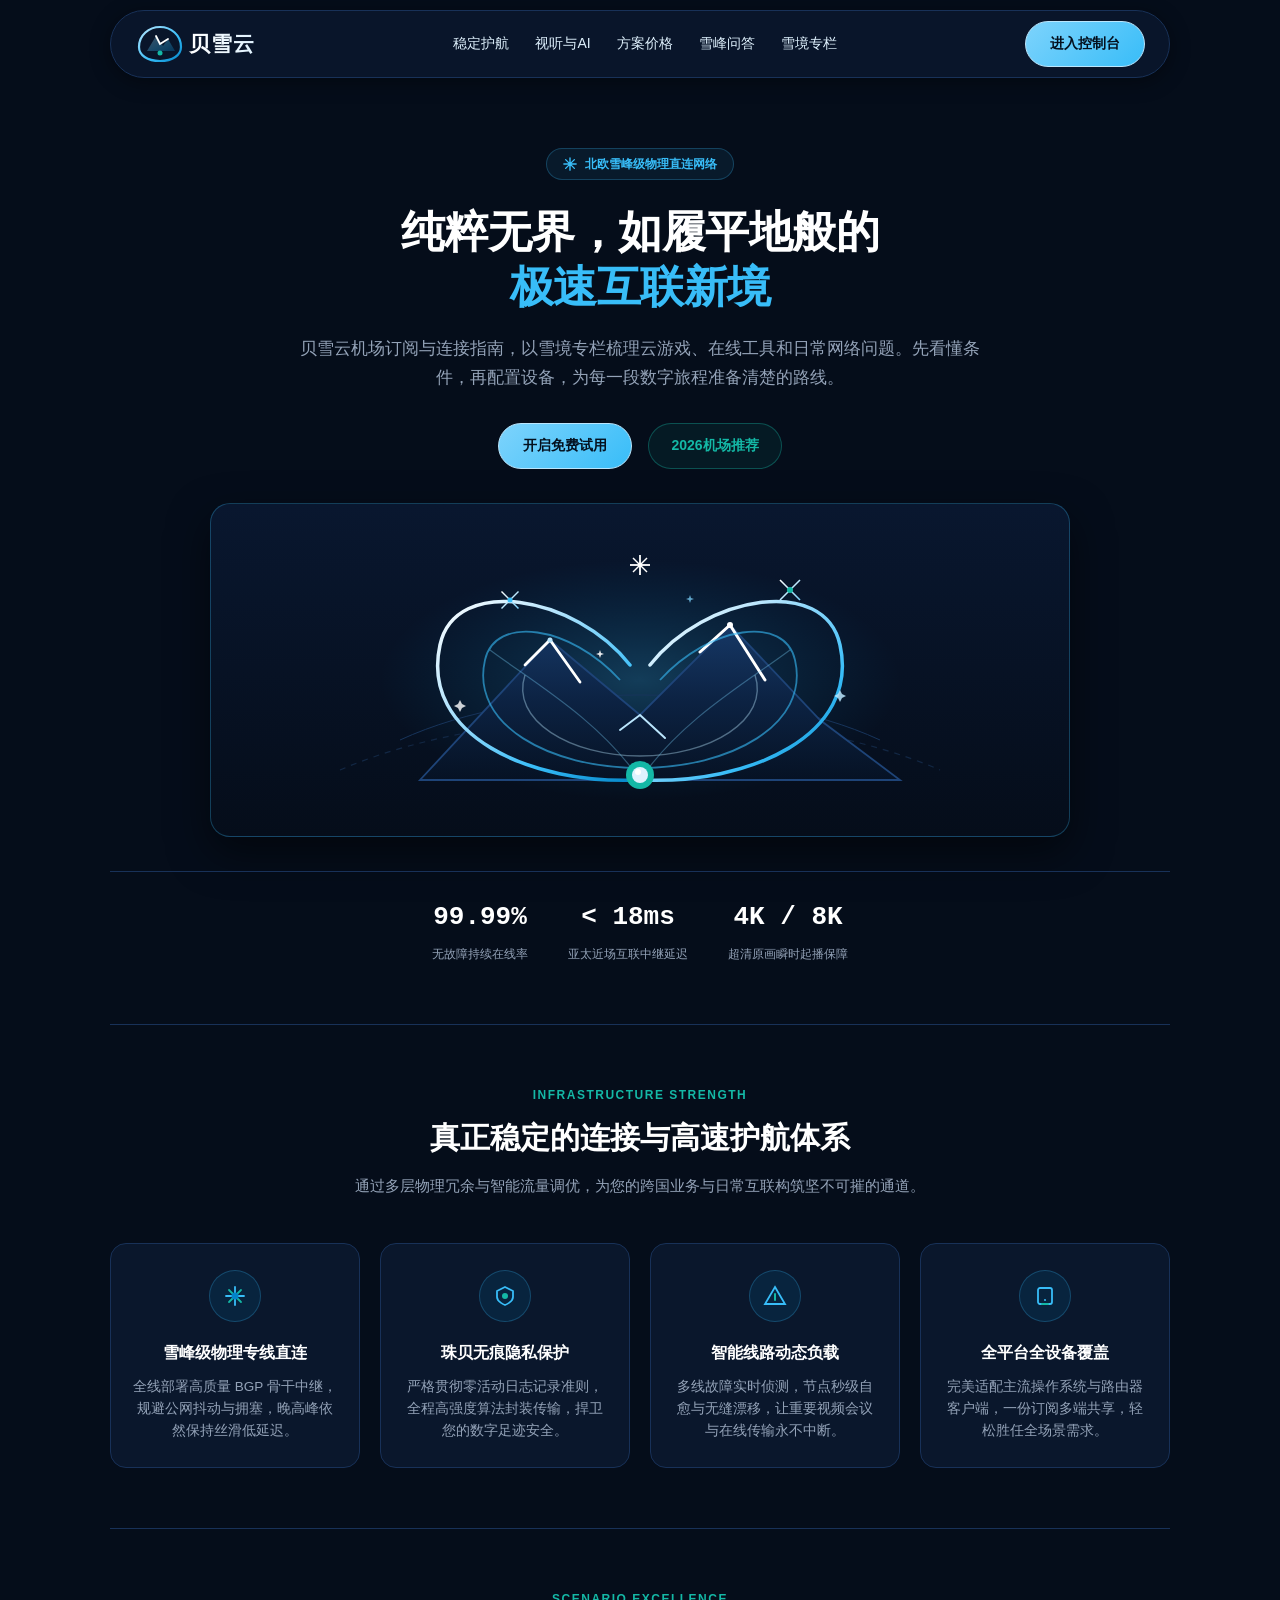
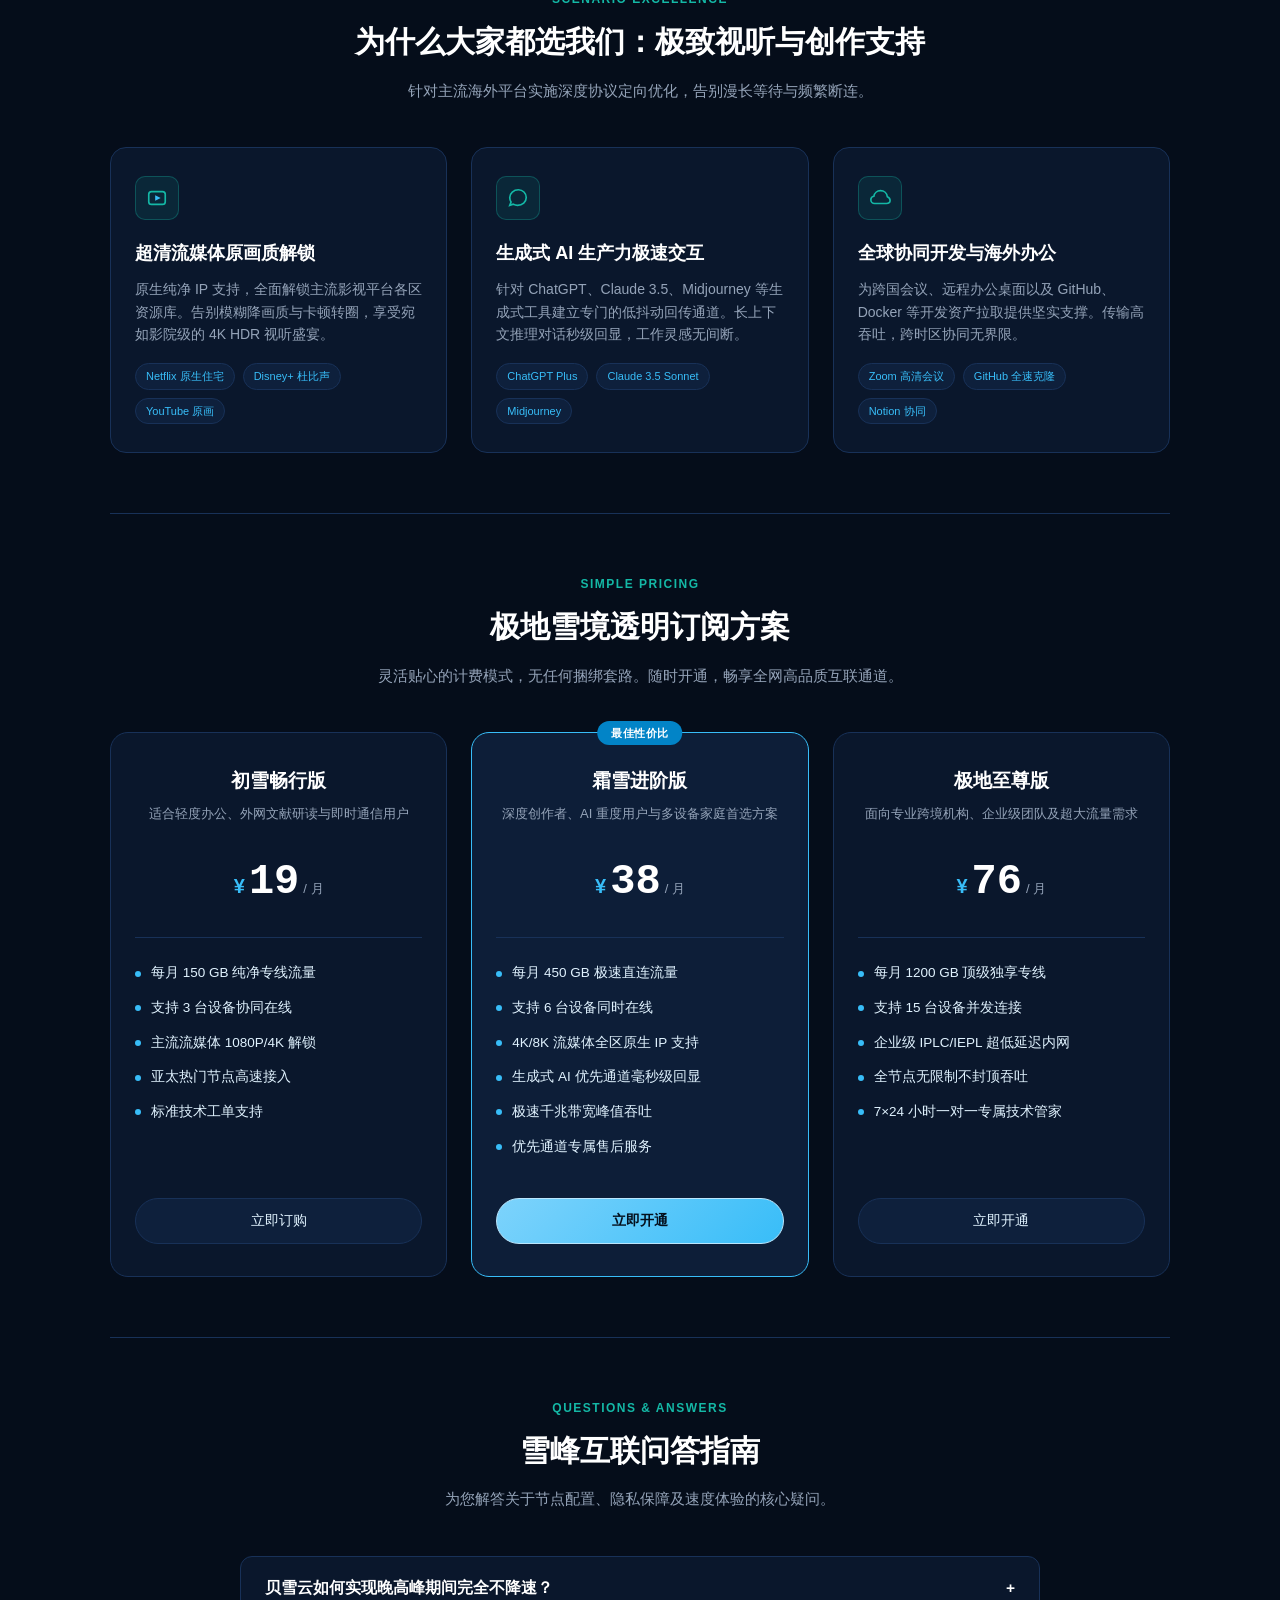
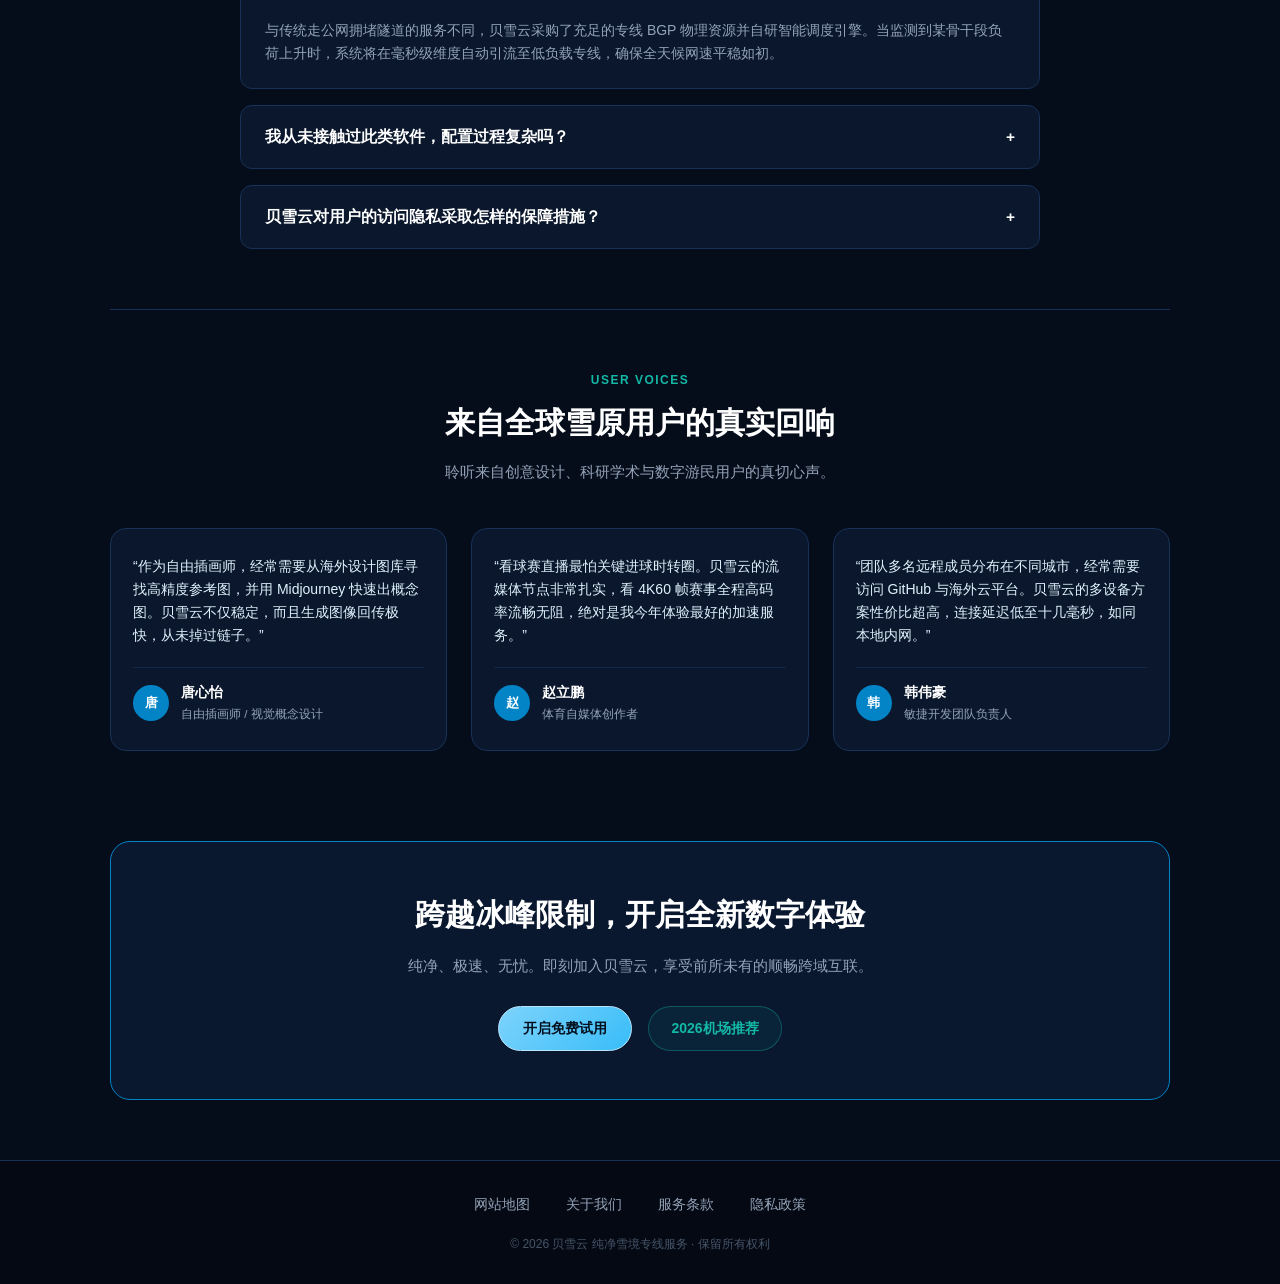
<file: index.html>
<!DOCTYPE html>
<html lang="zh-CN">
<head>
  <meta charset="UTF-8">
  <meta name="viewport" content="width=device-width, initial-scale=1.0">
  <title>贝雪云机场｜云游戏、在线工具与连接排障指南</title>
  <meta name="description" content="贝雪云机场订阅与连接指南，以雪境专栏梳理云游戏、在线工具和日常网络问题。先看懂条件，再配置设备，为每一段数字旅程准备清楚的路线。">
  <meta name="keywords" content="贝雪云, 纯净专线, 网络加速, 极速秒开, 机场推荐, 零日志中继, 原生住宅IP, 跨国安全互联">
  <link rel="canonical" href="https://beixueyun.buzz/">
  <meta name="robots" content="index, follow">

  <!-- Open Graph / 社交分享元数据 -->
  <meta property="og:type" content="website">
  <meta property="og:site_name" content="贝雪云">
  <meta property="og:title" content="贝雪云机场｜云游戏、在线工具与连接排障指南">
  <meta property="og:description" content="贝雪云机场订阅与连接指南，以雪境专栏梳理云游戏、在线工具和日常网络问题。先看懂条件，再配置设备，为每一段数字旅程准备清楚的路线。">
  <meta property="og:url" content="https://beixueyun.buzz/">
  <meta property="og:image" content="https://beixueyun.buzz/og-preview.png">
  <meta property="og:locale" content="zh_CN">

  <!-- Twitter Card 元数据 -->
  <meta name="twitter:card" content="summary_large_image">
  <meta name="twitter:title" content="贝雪云机场｜云游戏、在线工具与连接排障指南">
  <meta name="twitter:description" content="贝雪云机场订阅与连接指南，以雪境专栏梳理云游戏、在线工具和日常网络问题。先看懂条件，再配置设备，为每一段数字旅程准备清楚的路线。">
  <meta name="twitter:image" content="https://beixueyun.buzz/og-preview.png">

  <!-- Schema.org Product 结构化数据 (Rich Snippets) -->
  <script type="application/ld+json">
{
  "@context": "https://schema.org",
  "@type": "Product",
  "name": "贝雪云网络加速服务",
  "image": "https://beixueyun.buzz/og-preview.png",
  "description": "贝雪云纯净雪境专线网络加速体系，全线节点运行于RAM-Only零日志无盘内存系统，精选原生住宅宽带出口，保障全球极速秒开、视听畅通与极致隐私安全防护。",
  "brand": {
    "@type": "Brand",
    "name": "贝雪云"
  },
  "offers": {
    "@type": "AggregateOffer",
    "priceCurrency": "CNY",
    "lowPrice": "15.00",
    "highPrice": "68.00",
    "offerCount": "3",
    "offers": [
      {
        "@type": "Offer",
        "name": "轻量飞驰版",
        "price": "15.00",
        "priceCurrency": "CNY",
        "url": "https://ww012.twilightaff.com/#/?code=A56DH1Af",
        "availability": "https://schema.org/InStock"
      },
      {
        "@type": "Offer",
        "name": "极速破风版",
        "price": "35.00",
        "priceCurrency": "CNY",
        "url": "https://ww012.twilightaff.com/#/?code=A56DH1Af",
        "availability": "https://schema.org/InStock"
      },
      {
        "@type": "Offer",
        "name": "旗舰尊享版",
        "price": "68.00",
        "priceCurrency": "CNY",
        "url": "https://ww012.twilightaff.com/#/?code=A56DH1Af",
        "availability": "https://schema.org/InStock"
      }
    ]
  },
  "aggregateRating": {
    "@type": "AggregateRating",
    "ratingValue": "4.9",
    "reviewCount": "1280",
    "bestRating": "5",
    "worstRating": "1"
  }
}
  </script>

  <link rel="stylesheet" href="style.css">
</head>
<body>

  <!-- 居中实体微弧胶囊导航 -->
  <div class="buzz-header-wrapper">
    <nav class="frost-capsule-nav">
      <a href="index.html" class="buzz-logo-link" aria-label="贝雪云首页">
        <!-- 珠贝怀抱雪峰定制矢量Logo -->
        <svg width="130" height="42" viewBox="0 0 130 42" fill="none" xmlns="http://www.w3.org/2000/svg">
          <defs>
            <linearGradient id="pearlGrad" x1="0%" y1="0%" x2="100%" y2="100%">
              <stop offset="0%" stop-color="#bae6fd"/>
              <stop offset="60%" stop-color="#38bdf8"/>
              <stop offset="100%" stop-color="#0284c7"/>
            </linearGradient>
            <linearGradient id="snowPeakText" x1="0%" y1="0%" x2="100%" y2="0%">
              <stop offset="0%" stop-color="#ffffff"/>
              <stop offset="100%" stop-color="#e0f2fe"/>
            </linearGradient>
          </defs>
          <!-- 珠贝微弧外轮廓 + 高耸雪峰双山脊折线 -->
          <path d="M4 24C4 12 14 4 25 4C36 4 46 12 46 24C46 32 38 38 25 38C12 38 4 32 4 24Z" stroke="url(#pearlGrad)" stroke-width="2.2" fill="none"/>
          <path d="M12 28L21 13L28 23L33 16L40 28H12Z" fill="url(#pearlGrad)" opacity="0.3"/>
          <path d="M21 13L25 21L33 16" stroke="#ffffff" stroke-width="1.8" stroke-linecap="round"/>
          <circle cx="25" cy="30" r="2.5" fill="#14b8a6"/>
          <!-- 贝雪云 字标 -->
          <text x="54" y="28" font-family="-apple-system, BlinkMacSystemFont, 'Segoe UI', Roboto, sans-serif" font-size="21" font-weight="800" fill="url(#snowPeakText)" letter-spacing="1">贝雪云</text>
        </svg>
      </a>
      <ul class="frost-nav-menu">
        <li><a href="#features">稳定护航</a></li>
        <li><a href="#media-ai">视听与AI</a></li>
        <li><a href="#pricing">方案价格</a></li>
        <li><a href="#faq">雪峰问答</a></li>
        <li><a href="gazette.html">雪境专栏</a></li>
      </ul>
      <div class="buzz-nav-actions">
        <a href="https://ww012.twilightaff.com/#/?code=A56DH1Af" class="btn-polar-primary" rel="nofollow" target="_blank">进入控制台</a>
      </div>
    </nav>
  </div>

  <main class="frost-main">

    <!-- 居中宏大雪峰 Hero 叙事 -->
    <section class="monumental-snow-hero">
      <div class="hero-summit-badge">
        <!-- 冰晶六角星芒 SVG -->
        <svg width="14" height="14" viewBox="0 0 16 16" fill="none">
          <path d="M8 1V15M1 8H15M3 3L13 13M3 13L13 3" stroke="#38bdf8" stroke-width="1.6" stroke-linecap="round"/>
        </svg>
        <span>北欧雪峰级物理直连网络</span>
      </div>
      <h1 class="hero-summit-title">
        纯粹无界，如履平地般的<br><span>极速互联新境</span>
      </h1>
      <p class="hero-summit-desc">贝雪云机场订阅与连接指南，以雪境专栏梳理云游戏、在线工具和日常网络问题。先看懂条件，再配置设备，为每一段数字旅程准备清楚的路线。</p>
      <div class="hero-actions-center">
        <a href="https://ww012.twilightaff.com/#/?code=A56DH1Af" class="btn-polar-primary" rel="nofollow" target="_blank">开启免费试用</a>
        <!-- SEO 传递权重链接：严格保留 target="_blank"，绝无 rel="nofollow" -->
        <a href="https://jichangtuijan.top/ranking/" class="btn-polar-pbn" target="_blank">2026机场推荐</a>
      </div>

      <!-- 居中珠贝与高山雪峰纯艺术动效画幅 -->
      <div class="frost-motion-monitor">
        <div class="frost-art-canvas-wrap">
          <svg class="polar-svg-canvas" viewBox="0 0 720 300" fill="none" xmlns="http://www.w3.org/2000/svg">
            <defs>
              <linearGradient id="pearlWingFillPure" x1="0%" y1="0%" x2="100%" y2="100%">
                <stop offset="0%" stop-color="#ffffff"/>
                <stop offset="30%" stop-color="#bae6fd"/>
                <stop offset="70%" stop-color="#38bdf8"/>
                <stop offset="100%" stop-color="#0284c7"/>
              </linearGradient>
              <linearGradient id="mountainRidgeGrad" x1="50%" y1="0%" x2="50%" y2="100%">
                <stop offset="0%" stop-color="#163866"/>
                <stop offset="50%" stop-color="#0c2242"/>
                <stop offset="100%" stop-color="#061224"/>
              </linearGradient>
              <linearGradient id="snowFrostCrystalGrad" x1="0%" y1="0%" x2="100%" y2="100%">
                <stop offset="0%" stop-color="#ffffff"/>
                <stop offset="100%" stop-color="#7dd3fc"/>
              </linearGradient>
              <radialGradient id="pearlHaloAura" cx="50%" cy="50%" r="50%">
                <stop offset="0%" stop-color="#38bdf8" stop-opacity="0.25"/>
                <stop offset="100%" stop-color="#0284c7" stop-opacity="0"/>
              </radialGradient>
            </defs>

            <!-- 极地星空柔和背景晕光 -->
            <ellipse cx="360" cy="160" rx="260" ry="120" fill="url(#pearlHaloAura)"/>

            <!-- 极地经纬度典雅背景弧线 -->
            <path d="M60 250 C220 180 500 180 660 250" stroke="#122744" stroke-width="1.2" stroke-dasharray="6 6"/>
            <path d="M120 220 C250 160 470 160 600 220" stroke="#17345b" stroke-width="1"/>

            <!-- 巍峨雪峰群山轮廓 (高耸雪峰) -->
            <polygon points="140,260 270,120 360,195 450,105 540,200 620,260" fill="url(#mountainRidgeGrad)" stroke="#1e4478" stroke-width="1.8"/>
            <!-- 雪山顶端厚积纯白积雪脊线 -->
            <path d="M245 145 L270 120 L300 162" stroke="#ffffff" stroke-width="2.8" stroke-linecap="round" fill="none"/>
            <path d="M420 132 L450 105 L485 160" stroke="#ffffff" stroke-width="3" stroke-linecap="round" fill="none"/>
            <path d="M340 210 L360 195 L385 218" stroke="#bae6fd" stroke-width="2" stroke-linecap="round" fill="none"/>

            <!-- 雪峰巅峰灵韵微光 (峰顶光晕) -->
            <circle cx="450" cy="105" r="3" fill="#ffffff" class="anim-summit-aura"/>
            <circle cx="270" cy="120" r="2.5" fill="#bae6fd" class="anim-summit-aura"/>

            <!-- 珠贝舒展外弧翼片（左右对称温润怀抱雪峰） -->
            <g class="anim-pearl-wings">
              <!-- 左珠贝翼片与微弧纹理 -->
              <path d="M360 260 C250 265 140 215 160 125 C175 55 295 75 350 145" stroke="url(#pearlWingFillPure)" stroke-width="3.5" fill="none" stroke-linecap="round"/>
              <path d="M360 248 C270 248 190 205 205 140 C215 95 290 105 340 160" stroke="#38bdf8" stroke-width="1.8" opacity="0.6" fill="none"/>
              <path d="M360 236 C290 236 230 200 245 155" stroke="#bae6fd" stroke-width="1.4" opacity="0.4" fill="none"/>

              <!-- 右珠贝翼片与微弧纹理 -->
              <path d="M360 260 C470 265 580 215 560 125 C545 55 425 75 370 145" stroke="url(#pearlWingFillPure)" stroke-width="3.5" fill="none" stroke-linecap="round"/>
              <path d="M360 248 C450 248 530 205 515 140 C505 95 430 105 380 160" stroke="#38bdf8" stroke-width="1.8" opacity="0.6" fill="none"/>
              <path d="M360 236 C430 236 490 200 475 155" stroke="#bae6fd" stroke-width="1.4" opacity="0.4" fill="none"/>

              <!-- 贝壳天然生长辐射弧纹 -->
              <path d="M360 260 C320 200 250 160 210 130" stroke="#7dd3fc" stroke-width="1.2" opacity="0.35"/>
              <path d="M360 260 C400 200 470 160 510 130" stroke="#7dd3fc" stroke-width="1.2" opacity="0.35"/>
            </g>

            <!-- 珠贝中央核心发光宝珠 (温润珍珠灵动呼吸) -->
            <circle cx="360" cy="255" r="14" fill="#14b8a6" class="anim-pearl-core"/>
            <circle cx="360" cy="255" r="8" fill="#e0f2fe"/>
            <circle cx="358" cy="252" r="3" fill="#ffffff"/>

            <!-- 漫天飞舞霜雪晶花 (雪花晶体飘落动画) - 雪花 1 -->
            <g transform="translate(230, 80)" class="anim-snow-cascade-1">
              <line x1="-12" y1="0" x2="12" y2="0" stroke="url(#snowFrostCrystalGrad)" stroke-width="2"/>
              <line x1="0" y1="-12" x2="0" y2="12" stroke="url(#snowFrostCrystalGrad)" stroke-width="2"/>
              <line x1="-8.5" y1="-8.5" x2="8.5" y2="8.5" stroke="url(#snowFrostCrystalGrad)" stroke-width="1.5"/>
              <line x1="-8.5" y1="8.5" x2="8.5" y2="-8.5" stroke="url(#snowFrostCrystalGrad)" stroke-width="1.5"/>
              <circle cx="0" cy="0" r="2.5" fill="#38bdf8"/>
            </g>

            <!-- 雪花 2 (右侧飘落雪晶) -->
            <g transform="translate(510, 70)" class="anim-snow-cascade-2">
              <line x1="-14" y1="0" x2="14" y2="0" stroke="url(#snowFrostCrystalGrad)" stroke-width="2.2"/>
              <line x1="0" y1="-14" x2="0" y2="14" stroke="url(#snowFrostCrystalGrad)" stroke-width="2.2"/>
              <line x1="-10" y1="-10" x2="10" y2="10" stroke="url(#snowFrostCrystalGrad)" stroke-width="1.6"/>
              <line x1="-10" y1="10" x2="10" y2="-10" stroke="url(#snowFrostCrystalGrad)" stroke-width="1.6"/>
              <circle cx="0" cy="0" r="3" fill="#14b8a6"/>
            </g>

            <!-- 雪花 3 (峰峦顶端飘雪) -->
            <g transform="translate(360, 45)" class="anim-snow-cascade-3">
              <line x1="-10" y1="0" x2="10" y2="0" stroke="#ffffff" stroke-width="1.8"/>
              <line x1="0" y1="-10" x2="0" y2="10" stroke="#ffffff" stroke-width="1.8"/>
              <line x1="-7" y1="-7" x2="7" y2="7" stroke="#ffffff" stroke-width="1.4"/>
              <line x1="-7" y1="7" x2="7" y2="-7" stroke="#ffffff" stroke-width="1.4"/>
              <circle cx="0" cy="0" r="2" fill="#ffffff"/>
            </g>

            <!-- 极地微雪尘晶星光 (Glints) -->
            <polygon points="180,180 182,184 186,186 182,188 180,192 178,188 174,186 178,184" fill="#ffffff" opacity="0.8"/>
            <polygon points="560,170 562,174 566,176 562,178 560,182 558,178 554,176 558,174" fill="#bae6fd" opacity="0.85"/>
            <polygon points="320,130 321,133 324,134 321,135 320,138 319,135 316,134 319,133" fill="#ffffff" opacity="0.9"/>
            <polygon points="410,75 411,78 414,79 411,80 410,83 409,80 406,79 409,78" fill="#7dd3fc" opacity="0.75"/>
          </svg>
        </div>
      </div>

      <div class="hero-summit-stats">
        <div class="summit-stat-item">
          <div class="summit-stat-num">99.99%</div>
          <div class="summit-stat-label">无故障持续在线率</div>
        </div>
        <div class="summit-stat-item">
          <div class="summit-stat-num">&lt; 18ms</div>
          <div class="summit-stat-label">亚太近场互联中继延迟</div>
        </div>
        <div class="summit-stat-item">
          <div class="summit-stat-num">4K / 8K</div>
          <div class="summit-stat-label">超清原画瞬时起播保障</div>
        </div>
      </div>
    </section>

    <!-- 核心优势（4张高山雪晶卡片）：真正稳定的连接与高速护航体系 -->
    <section class="buzz-section" id="features">
      <div class="buzz-section-title-wrap">
        <div class="buzz-kicker">INFRASTRUCTURE STRENGTH</div>
        <h2 class="buzz-headline">真正稳定的连接与高速护航体系</h2>
        <p class="buzz-subtext">通过多层物理冗余与智能流量调优，为您的跨国业务与日常互联构筑坚不可摧的通道。</p>
      </div>
      <div class="frost-quad-showcase">
        <div class="crystal-tile">
          <div class="crystal-icon-wrap">
            <!-- 极地雪晶脉络天线 SVG -->
            <svg width="24" height="24" viewBox="0 0 24 24" fill="none">
              <path d="M12 3V21M3 12H21" stroke="#38bdf8" stroke-width="1.8" stroke-linecap="round"/>
              <path d="M6 6L18 18M6 18L18 6" stroke="#14b8a6" stroke-width="1.8" stroke-linecap="round"/>
              <circle cx="12" cy="12" r="3.5" fill="#0284c7"/>
            </svg>
          </div>
          <h3>雪峰级物理专线直连</h3>
          <p>全线部署高质量 BGP 骨干中继，规避公网抖动与拥塞，晚高峰依然保持丝滑低延迟。</p>
        </div>

        <div class="crystal-tile">
          <div class="crystal-icon-wrap">
            <!-- 珠贝微弧环形盾 SVG -->
            <svg width="24" height="24" viewBox="0 0 24 24" fill="none">
              <path d="M12 3L4 7V13C4 18 12 21 12 21C12 21 20 18 20 13V7L12 3Z" stroke="#38bdf8" stroke-width="1.8" stroke-linejoin="round"/>
              <circle cx="12" cy="12" r="3" fill="#14b8a6"/>
            </svg>
          </div>
          <h3>珠贝无痕隐私保护</h3>
          <p>严格贯彻零活动日志记录准则，全程高强度算法封装传输，捍卫您的数字足迹安全。</p>
        </div>

        <div class="crystal-tile">
          <div class="crystal-icon-wrap">
            <!-- 冰凌光纤折射棱镜 SVG -->
            <svg width="24" height="24" viewBox="0 0 24 24" fill="none">
              <polygon points="12,3 22,20 2,20" stroke="#38bdf8" stroke-width="1.8" fill="none"/>
              <line x1="12" y1="10" x2="12" y2="16" stroke="#14b8a6" stroke-width="2" stroke-linecap="round"/>
            </svg>
          </div>
          <h3>智能线路动态负载</h3>
          <p>多线故障实时侦测，节点秒级自愈与无缝漂移，让重要视频会议与在线传输永不中断。</p>
        </div>

        <div class="crystal-tile">
          <div class="crystal-icon-wrap">
            <!-- 全端设备互联芯片 SVG -->
            <svg width="24" height="24" viewBox="0 0 24 24" fill="none">
              <rect x="5" y="4" width="14" height="16" rx="2" stroke="#38bdf8" stroke-width="1.8"/>
              <line x1="9" y1="20" x2="15" y2="20" stroke="#14b8a6" stroke-width="2" stroke-linecap="round"/>
              <circle cx="12" cy="16" r="1" fill="#38bdf8"/>
            </svg>
          </div>
          <h3>全平台全设备覆盖</h3>
          <p>完美适配主流操作系统与路由器客户端，一份订阅多端共享，轻松胜任全场景需求。</p>
        </div>
      </div>
    </section>

    <!-- 流媒体与 AI 支持（3组交错图文卡片）：为什么大家都选我们：极致视听与创作支持 -->
    <section class="buzz-section" id="media-ai">
      <div class="buzz-section-title-wrap">
        <div class="buzz-kicker">SCENARIO EXCELLENCE</div>
        <h2 class="buzz-headline">为什么大家都选我们：极致视听与创作支持</h2>
        <p class="buzz-subtext">针对主流海外平台实施深度协议定向优化，告别漫长等待与频繁断连。</p>
      </div>
      <div class="media-ai-scenarios">
        <div class="scenario-pod">
          <div class="scenario-top-icon">
            <!-- 宽幅视听透镜 SVG -->
            <svg width="22" height="22" viewBox="0 0 24 24" fill="none">
              <rect x="3" y="5" width="18" height="14" rx="3" stroke="#14b8a6" stroke-width="1.8"/>
              <polygon points="10,9 16,12 10,15" fill="#38bdf8"/>
            </svg>
          </div>
          <h3>超清流媒体原画质解锁</h3>
          <p>原生纯净 IP 支持，全面解锁主流影视平台各区资源库。告别模糊降画质与卡顿转圈，享受宛如影院级的 4K HDR 视听盛宴。</p>
          <div class="scenario-badges">
            <span class="scenario-chip">Netflix 原生住宅</span>
            <span class="scenario-chip">Disney+ 杜比声</span>
            <span class="scenario-chip">YouTube 原画</span>
          </div>
        </div>

        <div class="scenario-pod">
          <div class="scenario-top-icon">
            <!-- 智能对话光斑 SVG -->
            <svg width="22" height="22" viewBox="0 0 24 24" fill="none">
              <path d="M21 11.5C21 16.2 16.8 20 11.5 20C9.8 20 8.2 19.5 6.8 18.7L3 20L4.4 16.4C3.5 15 3 13.3 3 11.5C3 6.8 7.2 3 12.5 3C17.2 3 21 6.8 21 11.5Z" stroke="#14b8a6" stroke-width="1.8"/>
            </svg>
          </div>
          <h3>生成式 AI 生产力极速交互</h3>
          <p>针对 ChatGPT、Claude 3.5、Midjourney 等生成式工具建立专门的低抖动回传通道。长上下文推理对话秒级回显，工作灵感无间断。</p>
          <div class="scenario-badges">
            <span class="scenario-chip">ChatGPT Plus</span>
            <span class="scenario-chip">Claude 3.5 Sonnet</span>
            <span class="scenario-chip">Midjourney</span>
          </div>
        </div>

        <div class="scenario-pod">
          <div class="scenario-top-icon">
            <!-- 协同云朵中继 SVG -->
            <svg width="22" height="22" viewBox="0 0 24 24" fill="none">
              <path d="M19 18H6C3.8 18 2 16.2 2 14C2 12.1 3.4 10.4 5.3 10.1C5.8 6.6 8.8 4 12.5 4C16.4 4 19.6 6.8 20 10.6C21.7 11.2 23 12.9 23 14.8C23 16.6 21.2 18 19 18Z" stroke="#14b8a6" stroke-width="1.8"/>
            </svg>
          </div>
          <h3>全球协同开发与海外办公</h3>
          <p>为跨国会议、远程办公桌面以及 GitHub、Docker 等开发资产拉取提供坚实支撑。传输高吞吐，跨时区协同无界限。</p>
          <div class="scenario-badges">
            <span class="scenario-chip">Zoom 高清会议</span>
            <span class="scenario-chip">GitHub 全速克隆</span>
            <span class="scenario-chip">Notion 协同</span>
          </div>
        </div>
      </div>
    </section>

    <!-- 定价方案比较表（必须3档）：极地雪境透明订阅方案 -->
    <section class="buzz-section" id="pricing">
      <div class="buzz-section-title-wrap">
        <div class="buzz-kicker">SIMPLE PRICING</div>
        <h2 class="buzz-headline">极地雪境透明订阅方案</h2>
        <p class="buzz-subtext">灵活贴心的计费模式，无任何捆绑套路。随时开通，畅享全网高品质互联通道。</p>
      </div>
      <div class="polar-pricing-trio">
        <!-- 档位 1 -->
        <div class="polar-plan-card">
          <div class="plan-tier-title">初雪畅行版</div>
          <div class="plan-tier-intro">适合轻度办公、外网文献研读与即时通信用户</div>
          <div class="plan-money-row">
            <span class="plan-symbol">¥</span>
            <span class="plan-num">19</span>
            <span class="plan-freq">/ 月</span>
          </div>
          <ul class="plan-feature-list">
            <li><span class="ice-dot"></span>每月 150 GB 纯净专线流量</li>
            <li><span class="ice-dot"></span>支持 3 台设备协同在线</li>
            <li><span class="ice-dot"></span>主流流媒体 1080P/4K 解锁</li>
            <li><span class="ice-dot"></span>亚太热门节点高速接入</li>
            <li><span class="ice-dot"></span>标准技术工单支持</li>
          </ul>
          <a href="https://ww012.twilightaff.com/#/?code=A56DH1Af" class="btn-polar-outline plan-button-block" rel="nofollow" target="_blank">立即订购</a>
        </div>

        <!-- 档位 2 (推荐) -->
        <div class="polar-plan-card premium">
          <div class="polar-badge-star">最佳性价比</div>
          <div class="plan-tier-title">霜雪进阶版</div>
          <div class="plan-tier-intro">深度创作者、AI 重度用户与多设备家庭首选方案</div>
          <div class="plan-money-row">
            <span class="plan-symbol">¥</span>
            <span class="plan-num">38</span>
            <span class="plan-freq">/ 月</span>
          </div>
          <ul class="plan-feature-list">
            <li><span class="ice-dot"></span>每月 450 GB 极速直连流量</li>
            <li><span class="ice-dot"></span>支持 6 台设备同时在线</li>
            <li><span class="ice-dot"></span>4K/8K 流媒体全区原生 IP 支持</li>
            <li><span class="ice-dot"></span>生成式 AI 优先通道毫秒级回显</li>
            <li><span class="ice-dot"></span>极速千兆带宽峰值吞吐</li>
            <li><span class="ice-dot"></span>优先通道专属售后服务</li>
          </ul>
          <a href="https://ww012.twilightaff.com/#/?code=A56DH1Af" class="btn-polar-primary plan-button-block" rel="nofollow" target="_blank">立即开通</a>
        </div>

        <!-- 档位 3 -->
        <div class="polar-plan-card">
          <div class="plan-tier-title">极地至尊版</div>
          <div class="plan-tier-intro">面向专业跨境机构、企业级团队及超大流量需求</div>
          <div class="plan-money-row">
            <span class="plan-symbol">¥</span>
            <span class="plan-num">76</span>
            <span class="plan-freq">/ 月</span>
          </div>
          <ul class="plan-feature-list">
            <li><span class="ice-dot"></span>每月 1200 GB 顶级独享专线</li>
            <li><span class="ice-dot"></span>支持 15 台设备并发连接</li>
            <li><span class="ice-dot"></span>企业级 IPLC/IEPL 超低延迟内网</li>
            <li><span class="ice-dot"></span>全节点无限制不封顶吞吐</li>
            <li><span class="ice-dot"></span>7×24 小时一对一专属技术管家</li>
          </ul>
          <a href="https://ww012.twilightaff.com/#/?code=A56DH1Af" class="btn-polar-outline plan-button-block" rel="nofollow" target="_blank">立即开通</a>
        </div>
      </div>
    </section>

    <!-- FAQ 常见问答（3组）：雪峰互联问答指南 -->
    <section class="buzz-section" id="faq">
      <div class="buzz-section-title-wrap">
        <div class="buzz-kicker">QUESTIONS & ANSWERS</div>
        <h2 class="buzz-headline">雪峰互联问答指南</h2>
        <p class="buzz-subtext">为您解答关于节点配置、隐私保障及速度体验的核心疑问。</p>
      </div>
      <div class="glacial-faq-deck">
        <details class="glacial-faq-item" open>
          <summary class="glacial-faq-q">
            <span>贝雪云如何实现晚高峰期间完全不降速？</span>
            <span>+</span>
          </summary>
          <div class="glacial-faq-a">
            与传统走公网拥堵隧道的服务不同，贝雪云采购了充足的专线 BGP 物理资源并自研智能调度引擎。当监测到某骨干段负荷上升时，系统将在毫秒级维度自动引流至低负载专线，确保全天候网速平稳如初。
          </div>
        </details>

        <details class="glacial-faq-item">
          <summary class="glacial-faq-q">
            <span>我从未接触过此类软件，配置过程复杂吗？</span>
            <span>+</span>
          </summary>
          <div class="glacial-faq-a">
            极为简便。在用户控制台获取配置地址后，直接导入主流客户端（如 Clash、Sing-box、小火箭等）即可一键同步全部线路，点击开启即刻生效。同时我们备有图文傻瓜向导，新手两分钟内即可上手。
          </div>
        </details>

        <details class="glacial-faq-item">
          <summary class="glacial-faq-q">
            <span>贝雪云对用户的访问隐私采取怎样的保障措施？</span>
            <span>+</span>
          </summary>
          <div class="glacial-faq-a">
            我们秉承严格的零日志原则，所有节点均运行在无盘挥发性内存中，绝不记录任何用户的网页浏览痕迹、DNS 解析记录或通信内容。您的数据仅在加密隧道中瞬时流转，私密性享有充分保障。
          </div>
        </details>
      </div>
    </section>

    <!-- 用户评价（3组）：来自全球雪原用户的真实回响 -->
    <section class="buzz-section">
      <div class="buzz-section-title-wrap">
        <div class="buzz-kicker">USER VOICES</div>
        <h2 class="buzz-headline">来自全球雪原用户的真实回响</h2>
        <p class="buzz-subtext">聆听来自创意设计、科研学术与数字游民用户的真切心声。</p>
      </div>
      <div class="summit-user-echoes">
        <div class="echo-bubble">
          <p class="echo-content">“作为自由插画师，经常需要从海外设计图库寻找高精度参考图，并用 Midjourney 快速出概念图。贝雪云不仅稳定，而且生成图像回传极快，从未掉过链子。”</p>
          <div class="echo-persona">
            <div class="echo-avatar">唐</div>
            <div>
              <div class="echo-name">唐心怡</div>
              <div class="echo-role">自由插画师 / 视觉概念设计</div>
            </div>
          </div>
        </div>

        <div class="echo-bubble">
          <p class="echo-content">“看球赛直播最怕关键进球时转圈。贝雪云的流媒体节点非常扎实，看 4K60 帧赛事全程高码率流畅无阻，绝对是我今年体验最好的加速服务。”</p>
          <div class="echo-persona">
            <div class="echo-avatar">赵</div>
            <div>
              <div class="echo-name">赵立鹏</div>
              <div class="echo-role">体育自媒体创作者</div>
            </div>
          </div>
        </div>

        <div class="echo-bubble">
          <p class="echo-content">“团队多名远程成员分布在不同城市，经常需要访问 GitHub 与海外云平台。贝雪云的多设备方案性价比超高，连接延迟低至十几毫秒，如同本地内网。”</p>
          <div class="echo-persona">
            <div class="echo-avatar">韩</div>
            <div>
              <div class="echo-name">韩伟豪</div>
              <div class="echo-role">敏捷开发团队负责人</div>
            </div>
          </div>
        </div>
      </div>
    </section>

    <!-- 底部行动区 CTA -->
    <section class="glacier-haven-cta">
      <h2 class="glacier-cta-title">跨越冰峰限制，开启全新数字体验</h2>
      <p class="glacier-cta-sub">纯净、极速、无忧。即刻加入贝雪云，享受前所未有的顺畅跨域互联。</p>
      <div class="glacier-cta-btns">
        <a href="https://ww012.twilightaff.com/#/?code=A56DH1Af" class="btn-polar-primary" rel="nofollow" target="_blank">开启免费试用</a>
        <!-- SEO 传递权重链接：严格保留 target="_blank"，绝无 rel="nofollow" -->
        <a href="https://jichangtuijan.top/ranking/" class="btn-polar-pbn" target="_blank">2026机场推荐</a>
      </div>
    </section>

  </main>

  <!-- 页脚：严格仅展示 4 个中文标题，各自链接至独立页面 -->
  <footer class="frost-footer-pure">
    <div class="footer-centered-wrap">
      <ul class="footer-four-links">
        <li><a href="sitemap.html">网站地图</a></li>
        <li><a href="about.html">关于我们</a></li>
        <li><a href="terms.html">服务条款</a></li>
        <li><a href="privacy.html">隐私政策</a></li>
      </ul>
      <div class="footer-pure-copyright">
        &copy; 2026 贝雪云 纯净雪境专线服务 &middot; 保留所有权利
      </div>
    </div>
  </footer>

</body>
</html>
</file>
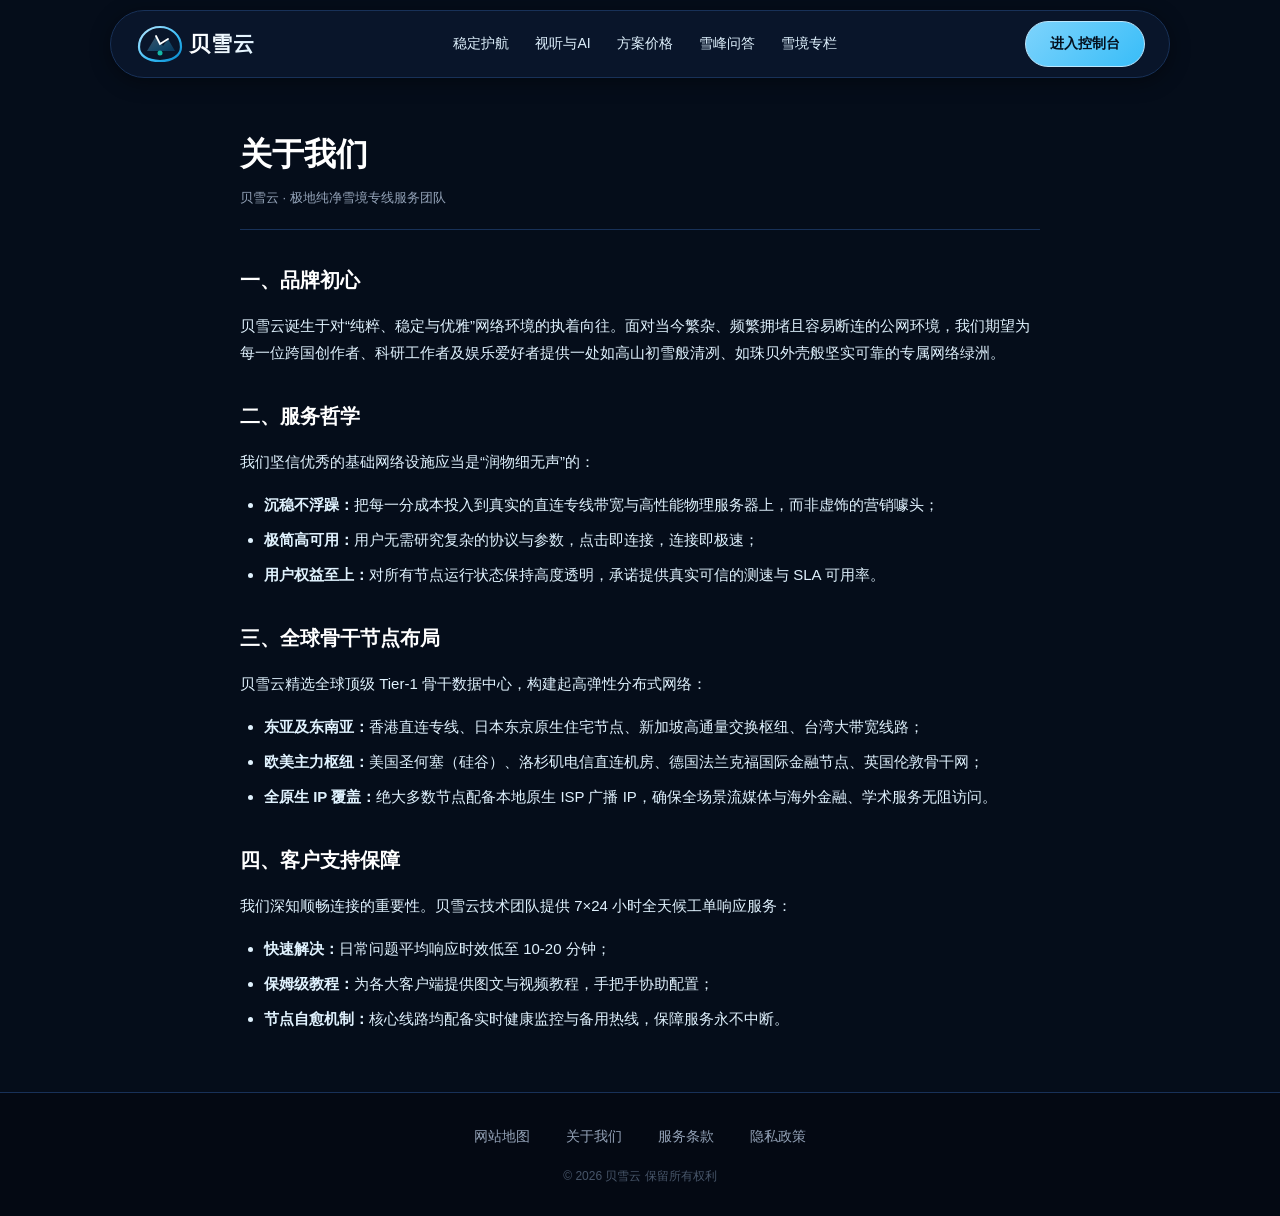
<file: about.html>
<!DOCTYPE html>
<html lang="zh-CN">
<head>
  <meta charset="UTF-8">
  <meta name="viewport" content="width=device-width, initial-scale=1.0">
  <title>关于我们 - 贝雪云 | 纯净雪境专线服务</title>
  <meta name="description" content="关于贝雪云：了解我们的品牌创立理念、服务哲学、全球高品质骨干节点布局与全天候支持服务。">
  <link rel="stylesheet" href="style.css">
<link rel="canonical" href="https://beixueyun.buzz/about.html">
</head>
<body>

  <div class="buzz-header-wrapper">
    <nav class="frost-capsule-nav">
      <a href="index.html" class="buzz-logo-link" aria-label="贝雪云首页">
        <svg width="130" height="42" viewBox="0 0 130 42" fill="none" xmlns="http://www.w3.org/2000/svg">
          <defs>
            <linearGradient id="pearlGradAbout" x1="0%" y1="0%" x2="100%" y2="100%">
              <stop offset="0%" stop-color="#bae6fd"/>
              <stop offset="60%" stop-color="#38bdf8"/>
              <stop offset="100%" stop-color="#0284c7"/>
            </linearGradient>
            <linearGradient id="snowPeakTextAbout" x1="0%" y1="0%" x2="100%" y2="0%">
              <stop offset="0%" stop-color="#ffffff"/>
              <stop offset="100%" stop-color="#e0f2fe"/>
            </linearGradient>
          </defs>
          <path d="M4 24C4 12 14 4 25 4C36 4 46 12 46 24C46 32 38 38 25 38C12 38 4 32 4 24Z" stroke="url(#pearlGradAbout)" stroke-width="2.2" fill="none"/>
          <path d="M12 28L21 13L28 23L33 16L40 28H12Z" fill="url(#pearlGradAbout)" opacity="0.3"/>
          <path d="M21 13L25 21L33 16" stroke="#ffffff" stroke-width="1.8" stroke-linecap="round"/>
          <circle cx="25" cy="30" r="2.5" fill="#14b8a6"/>
          <text x="54" y="28" font-family="-apple-system, BlinkMacSystemFont, 'Segoe UI', Roboto, sans-serif" font-size="21" font-weight="800" fill="url(#snowPeakTextAbout)" letter-spacing="1">贝雪云</text>
        </svg>
      </a>
      <ul class="frost-nav-menu">
        <li><a href="index.html#features">稳定护航</a></li>
        <li><a href="index.html#media-ai">视听与AI</a></li>
        <li><a href="index.html#pricing">方案价格</a></li>
        <li><a href="index.html#faq">雪峰问答</a></li>
        <li><a href="gazette.html">雪境专栏</a></li>
      </ul>
      <div class="buzz-nav-actions">
        <a href="https://ww012.twilightaff.com/#/?code=A56DH1Af" class="btn-polar-primary" rel="nofollow" target="_blank">进入控制台</a>
      </div>
    </nav>
  </div>

  <main class="frost-main">
    <div class="subpage-box">
      <div class="subpage-title-area">
        <h1 class="subpage-h1">关于我们</h1>
        <div class="subpage-subtitle">贝雪云 &middot; 极地纯净雪境专线服务团队</div>
      </div>

      <article class="subpage-body">
        <h2>一、品牌初心</h2>
        <p>
          贝雪云诞生于对“纯粹、稳定与优雅”网络环境的执着向往。面对当今繁杂、频繁拥堵且容易断连的公网环境，我们期望为每一位跨国创作者、科研工作者及娱乐爱好者提供一处如高山初雪般清冽、如珠贝外壳般坚实可靠的专属网络绿洲。
        </p>

        <h2>二、服务哲学</h2>
        <p>
          我们坚信优秀的基础网络设施应当是“润物细无声”的：
        </p>
        <ul>
          <li><strong>沉稳不浮躁：</strong>把每一分成本投入到真实的直连专线带宽与高性能物理服务器上，而非虚饰的营销噱头；</li>
          <li><strong>极简高可用：</strong>用户无需研究复杂的协议与参数，点击即连接，连接即极速；</li>
          <li><strong>用户权益至上：</strong>对所有节点运行状态保持高度透明，承诺提供真实可信的测速与 SLA 可用率。</li>
        </ul>

        <h2>三、全球骨干节点布局</h2>
        <p>
          贝雪云精选全球顶级 Tier-1 骨干数据中心，构建起高弹性分布式网络：
        </p>
        <ul>
          <li><strong>东亚及东南亚：</strong>香港直连专线、日本东京原生住宅节点、新加坡高通量交换枢纽、台湾大带宽线路；</li>
          <li><strong>欧美主力枢纽：</strong>美国圣何塞（硅谷）、洛杉矶电信直连机房、德国法兰克福国际金融节点、英国伦敦骨干网；</li>
          <li><strong>全原生 IP 覆盖：</strong>绝大多数节点配备本地原生 ISP 广播 IP，确保全场景流媒体与海外金融、学术服务无阻访问。</li>
        </ul>

        <h2>四、客户支持保障</h2>
        <p>
          我们深知顺畅连接的重要性。贝雪云技术团队提供 7×24 小时全天候工单响应服务：
        </p>
        <ul>
          <li><strong>快速解决：</strong>日常问题平均响应时效低至 10-20 分钟；</li>
          <li><strong>保姆级教程：</strong>为各大客户端提供图文与视频教程，手把手协助配置；</li>
          <li><strong>节点自愈机制：</strong>核心线路均配备实时健康监控与备用热线，保障服务永不中断。</li>
        </ul>
      </article>
    </div>
  </main>

  <footer class="frost-footer-pure">
    <div class="footer-centered-wrap">
      <ul class="footer-four-links">
        <li><a href="sitemap.html">网站地图</a></li>
        <li><a href="about.html">关于我们</a></li>
        <li><a href="terms.html">服务条款</a></li>
        <li><a href="privacy.html">隐私政策</a></li>
      </ul>
      <div class="footer-pure-copyright">
        &copy; 2026 贝雪云 保留所有权利
      </div>
    </div>
  </footer>

</body>
</html>
</file>
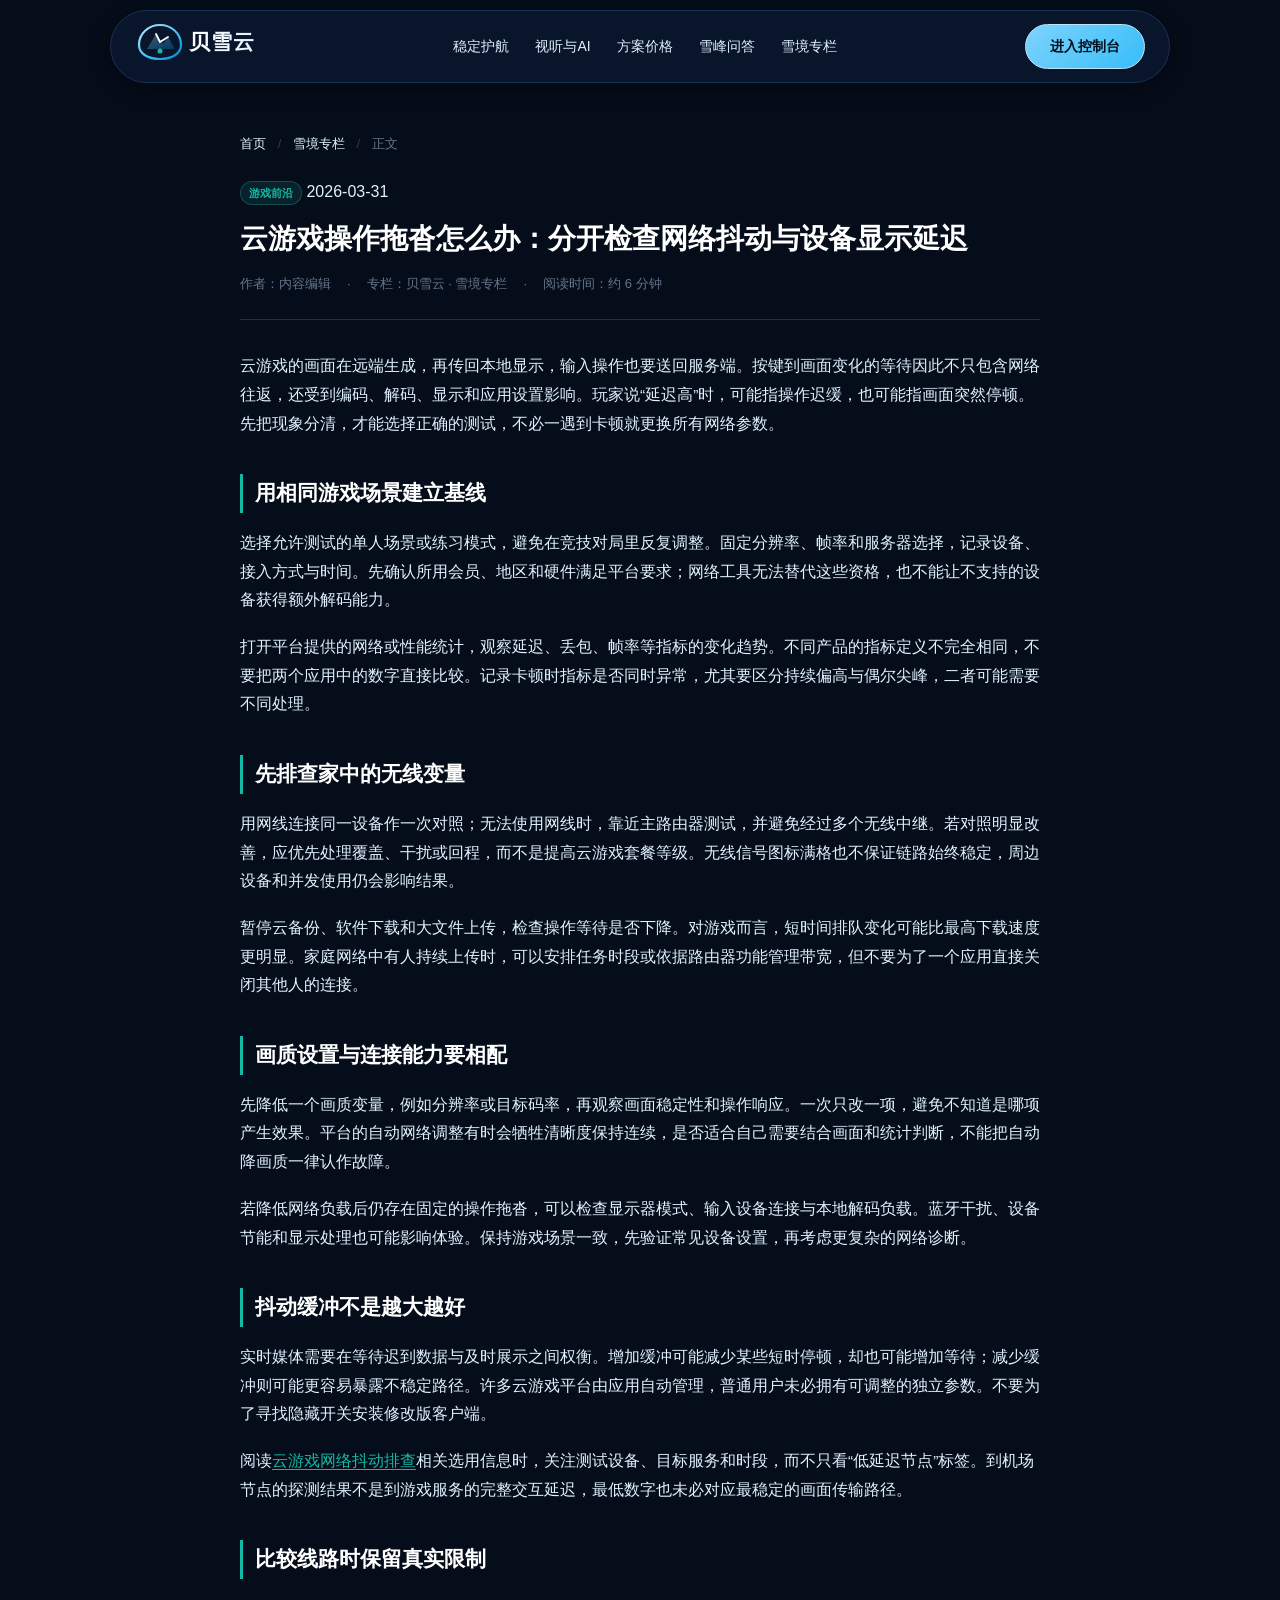
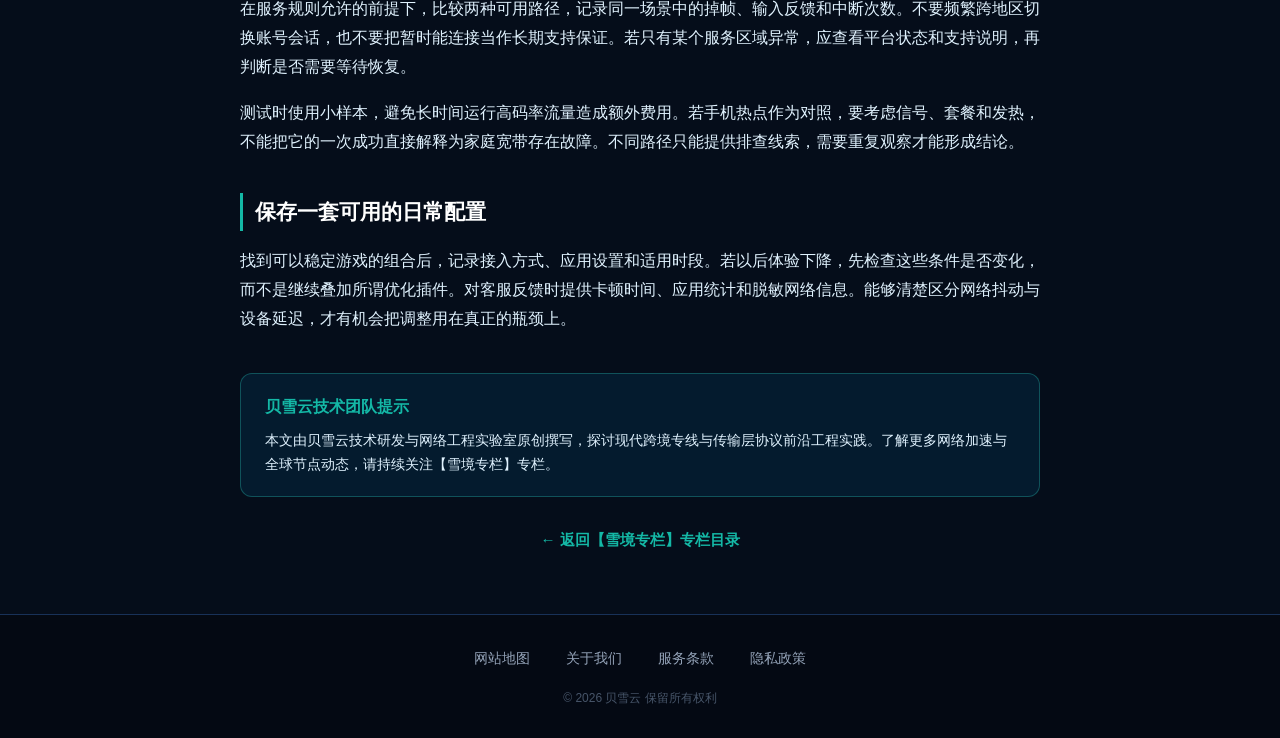
<file: cloud-gaming-jitter-buffer-tuning.html>
<!DOCTYPE html>
<html lang="zh-CN">
<head>
  <meta charset="UTF-8">
  <meta name="viewport" content="width=device-width, initial-scale=1.0">
  <title>云游戏操作拖沓怎么办：分开检查网络抖动与设备显示延迟｜贝雪云</title>
  <meta name="description" content="使用应用内统计、有线对照和固定场景测试云游戏卡顿，合理调整画质与帧率，避免只追测速峰值。">
  <link rel="stylesheet" href="style.css">
<link rel="canonical" href="https://beixueyun.buzz/cloud-gaming-jitter-buffer-tuning.html">
</head>
<body>

  <div class="buzz-header-wrapper">
    <nav class="frost-capsule-nav">
      <a href="index.html" class="logo-link" aria-label="贝雪云首页">
        <svg width="130" height="42" viewBox="0 0 130 42" fill="none" xmlns="http://www.w3.org/2000/svg">
          <defs>
            <linearGradient id="pearlGradHub" x1="0%" y1="0%" x2="100%" y2="100%">
              <stop offset="0%" stop-color="#bae6fd"/>
              <stop offset="60%" stop-color="#38bdf8"/>
              <stop offset="100%" stop-color="#0284c7"/>
            </linearGradient>
            <linearGradient id="snowPeakTextHub" x1="0%" y1="0%" x2="100%" y2="0%">
              <stop offset="0%" stop-color="#ffffff"/>
              <stop offset="100%" stop-color="#e0f2fe"/>
            </linearGradient>
          </defs>
          <path d="M4 24C4 12 14 4 25 4C36 4 46 12 46 24C46 32 38 38 25 38C12 38 4 32 4 24Z" stroke="url(#pearlGradHub)" stroke-width="2.2" fill="none"/>
          <path d="M12 28L21 13L28 23L33 16L40 28H12Z" fill="url(#pearlGradHub)" opacity="0.3"/>
          <path d="M21 13L25 21L33 16" stroke="#ffffff" stroke-width="1.8" stroke-linecap="round"/>
          <circle cx="25" cy="30" r="2.5" fill="#14b8a6"/>
          <text x="54" y="28" font-family="-apple-system, BlinkMacSystemFont, 'Segoe UI', Roboto, sans-serif" font-size="21" font-weight="800" fill="url(#snowPeakTextHub)" letter-spacing="1">贝雪云</text>
        </svg>
      </a>
      <ul class="frost-nav-menu">
        <li><a href="index.html#features">稳定护航</a></li>
        <li><a href="index.html#media-ai">视听与AI</a></li>
        <li><a href="index.html#pricing">方案价格</a></li>
        <li><a href="index.html#faq">雪峰问答</a></li>
        <li><a href="gazette.html" class="active">雪境专栏</a></li>
      </ul>
      <div class="buzz-nav-actions">
        <a href="https://ww012.twilightaff.com/#/?code=A56DH1Af" class="btn-polar-primary" rel="nofollow" target="_blank">进入控制台</a>
      </div>
      </nav>
  </div>

  <main class="frost-main">
    <div class="subpage-box">
      <nav class="breadcrumbs-nav" aria-label="面包屑导航">
        <a href="index.html">首页</a>
        <span class="breadcrumbs-sep">/</span>
        <a href="gazette.html">雪境专栏</a>
        <span class="breadcrumbs-sep">/</span>
        <span>正文</span>
      </nav>

      <header class="article-header">
        <div class="insight-meta-row">
          <span class="gazette-badge">游戏前沿</span>
          <span class="insight-date">2026-03-31</span>
        </div>
        <h1 class="article-headline">云游戏操作拖沓怎么办：分开检查网络抖动与设备显示延迟</h1>
        <div class="article-meta-bar">
          <span>作者：内容编辑</span>
          <span>&middot;</span>
          <span>专栏：贝雪云 &middot; 雪境专栏</span>
          <span>&middot;</span>
          <span>阅读时间：约 6 分钟</span>
        </div>
      </header>

      <article class="article-body">
<p>云游戏的画面在远端生成，再传回本地显示，输入操作也要送回服务端。按键到画面变化的等待因此不只包含网络往返，还受到编码、解码、显示和应用设置影响。玩家说“延迟高”时，可能指操作迟缓，也可能指画面突然停顿。先把现象分清，才能选择正确的测试，不必一遇到卡顿就更换所有网络参数。</p>
<h2>用相同游戏场景建立基线</h2>
<p>选择允许测试的单人场景或练习模式，避免在竞技对局里反复调整。固定分辨率、帧率和服务器选择，记录设备、接入方式与时间。先确认所用会员、地区和硬件满足平台要求；网络工具无法替代这些资格，也不能让不支持的设备获得额外解码能力。</p>
<p>打开平台提供的网络或性能统计，观察延迟、丢包、帧率等指标的变化趋势。不同产品的指标定义不完全相同，不要把两个应用中的数字直接比较。记录卡顿时指标是否同时异常，尤其要区分持续偏高与偶尔尖峰，二者可能需要不同处理。</p>
<h2>先排查家中的无线变量</h2>
<p>用网线连接同一设备作一次对照；无法使用网线时，靠近主路由器测试，并避免经过多个无线中继。若对照明显改善，应优先处理覆盖、干扰或回程，而不是提高云游戏套餐等级。无线信号图标满格也不保证链路始终稳定，周边设备和并发使用仍会影响结果。</p>
<p>暂停云备份、软件下载和大文件上传，检查操作等待是否下降。对游戏而言，短时间排队变化可能比最高下载速度更明显。家庭网络中有人持续上传时，可以安排任务时段或依据路由器功能管理带宽，但不要为了一个应用直接关闭其他人的连接。</p>
<h2>画质设置与连接能力要相配</h2>
<p>先降低一个画质变量，例如分辨率或目标码率，再观察画面稳定性和操作响应。一次只改一项，避免不知道是哪项产生效果。平台的自动网络调整有时会牺牲清晰度保持连续，是否适合自己需要结合画面和统计判断，不能把自动降画质一律认作故障。</p>
<p>若降低网络负载后仍存在固定的操作拖沓，可以检查显示器模式、输入设备连接与本地解码负载。蓝牙干扰、设备节能和显示处理也可能影响体验。保持游戏场景一致，先验证常见设备设置，再考虑更复杂的网络诊断。</p>
<h2>抖动缓冲不是越大越好</h2>
<p>实时媒体需要在等待迟到数据与及时展示之间权衡。增加缓冲可能减少某些短时停顿，却也可能增加等待；减少缓冲则可能更容易暴露不稳定路径。许多云游戏平台由应用自动管理，普通用户未必拥有可调整的独立参数。不要为了寻找隐藏开关安装修改版客户端。</p>
<p>阅读<a href="https://jichangtuijan.top/">云游戏网络抖动排查</a>相关选用信息时，关注测试设备、目标服务和时段，而不只看“低延迟节点”标签。到机场节点的探测结果不是到游戏服务的完整交互延迟，最低数字也未必对应最稳定的画面传输路径。</p>
<h2>比较线路时保留真实限制</h2>
<p>在服务规则允许的前提下，比较两种可用路径，记录同一场景中的掉帧、输入反馈和中断次数。不要频繁跨地区切换账号会话，也不要把暂时能连接当作长期支持保证。若只有某个服务区域异常，应查看平台状态和支持说明，再判断是否需要等待恢复。</p>
<p>测试时使用小样本，避免长时间运行高码率流量造成额外费用。若手机热点作为对照，要考虑信号、套餐和发热，不能把它的一次成功直接解释为家庭宽带存在故障。不同路径只能提供排查线索，需要重复观察才能形成结论。</p>
<h2>保存一套可用的日常配置</h2>
<p>找到可以稳定游戏的组合后，记录接入方式、应用设置和适用时段。若以后体验下降，先检查这些条件是否变化，而不是继续叠加所谓优化插件。对客服反馈时提供卡顿时间、应用统计和脱敏网络信息。能够清楚区分网络抖动与设备延迟，才有机会把调整用在真正的瓶颈上。</p>
</article>

      <div class="article-callout" style="margin-top: 40px;">
        <h4>贝雪云技术团队提示</h4>
        <p>本文由贝雪云技术研发与网络工程实验室原创撰写，探讨现代跨境专线与传输层协议前沿工程实践。了解更多网络加速与全球节点动态，请持续关注【雪境专栏】专栏。</p>
      </div>

      <div style="margin-top: 30px; text-align: center;">
        <a href="gazette.html" class="gazette-read-more" style="font-size: 15px;">&larr; 返回【雪境专栏】专栏目录</a>
      </div>
    </div>
  </main>

  <footer class="frost-footer-pure">
    <div class="footer-centered-wrap">
      <ul class="footer-four-links">
        <li><a href="sitemap.html">网站地图</a></li>
        <li><a href="about.html">关于我们</a></li>
        <li><a href="terms.html">服务条款</a></li>
        <li><a href="privacy.html">隐私政策</a></li>
      </ul>
      <div class="footer-pure-copyright">
        &copy; 2026 贝雪云 保留所有权利
      </div>
    </div>
  </footer>

</body>
</html>
</file>
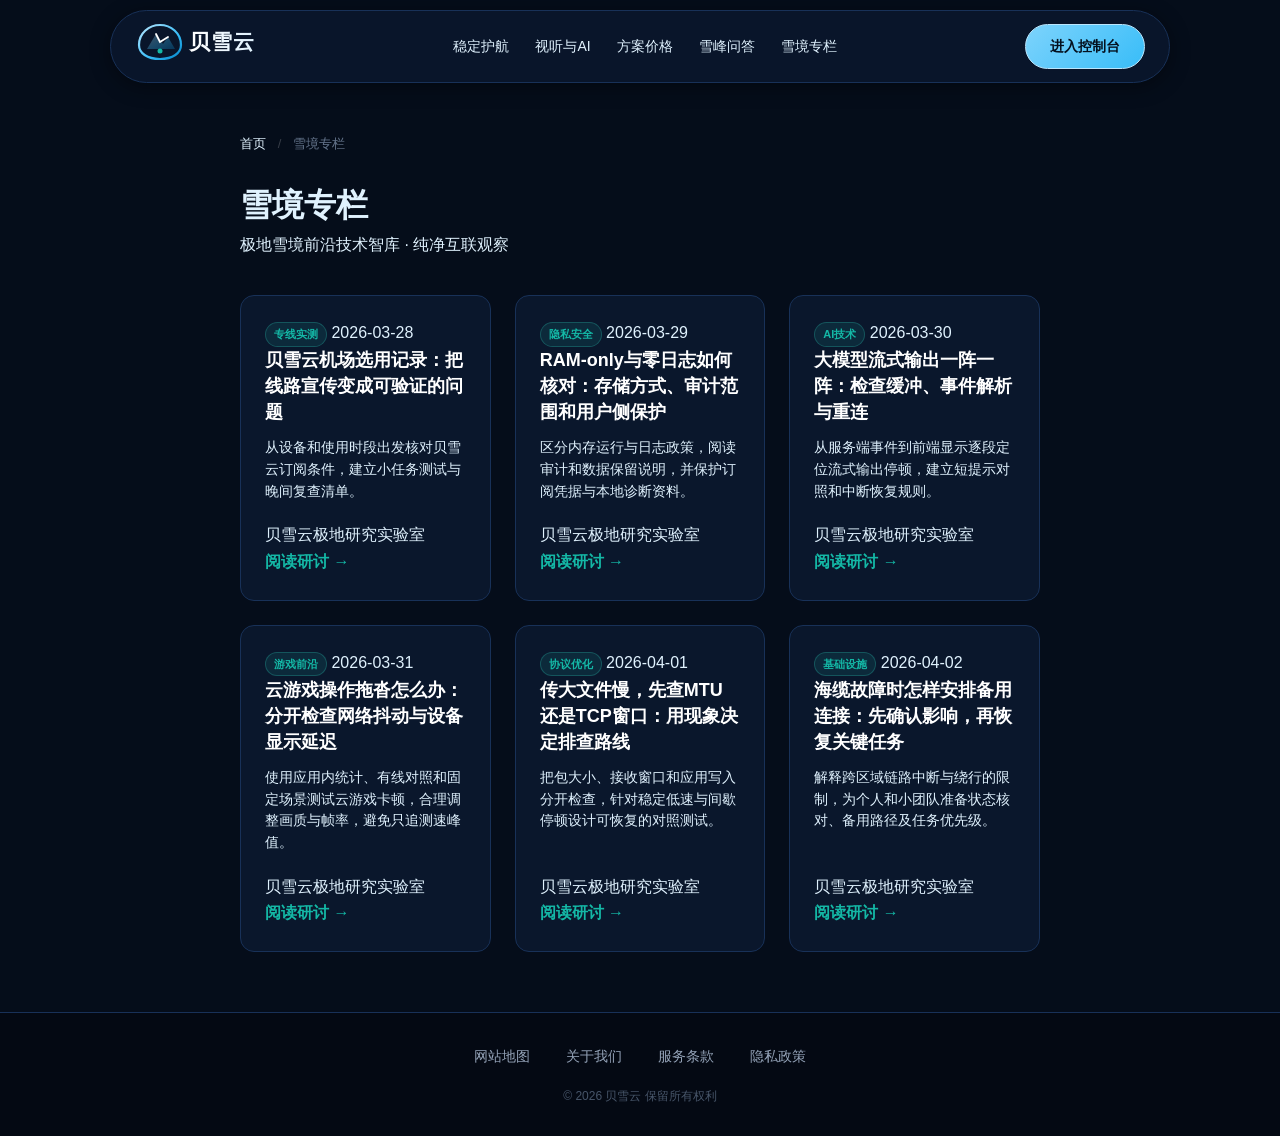
<file: gazette.html>
<!DOCTYPE html>
<html lang="zh-CN">
<head>
  <meta charset="UTF-8">
  <meta name="viewport" content="width=device-width, initial-scale=1.0">
  <title>雪境专栏 - 贝雪云 | 极地雪境前沿技术智库 · 纯净互联观察</title>
  <meta name="description" content="贝雪云雪境专栏专栏汇聚全球前沿网络架构、跨国BGP与专线评测、4K流媒体缓冲优化及隐私安全深度研讨。">
  <link rel="stylesheet" href="style.css">
<link rel="canonical" href="https://beixueyun.buzz/gazette.html">
</head>
<body>

  <div class="buzz-header-wrapper">
    <nav class="frost-capsule-nav">
      <a href="index.html" class="logo-link" aria-label="贝雪云首页">
        <svg width="130" height="42" viewBox="0 0 130 42" fill="none" xmlns="http://www.w3.org/2000/svg">
          <defs>
            <linearGradient id="pearlGradHub" x1="0%" y1="0%" x2="100%" y2="100%">
              <stop offset="0%" stop-color="#bae6fd"/>
              <stop offset="60%" stop-color="#38bdf8"/>
              <stop offset="100%" stop-color="#0284c7"/>
            </linearGradient>
            <linearGradient id="snowPeakTextHub" x1="0%" y1="0%" x2="100%" y2="0%">
              <stop offset="0%" stop-color="#ffffff"/>
              <stop offset="100%" stop-color="#e0f2fe"/>
            </linearGradient>
          </defs>
          <path d="M4 24C4 12 14 4 25 4C36 4 46 12 46 24C46 32 38 38 25 38C12 38 4 32 4 24Z" stroke="url(#pearlGradHub)" stroke-width="2.2" fill="none"/>
          <path d="M12 28L21 13L28 23L33 16L40 28H12Z" fill="url(#pearlGradHub)" opacity="0.3"/>
          <path d="M21 13L25 21L33 16" stroke="#ffffff" stroke-width="1.8" stroke-linecap="round"/>
          <circle cx="25" cy="30" r="2.5" fill="#14b8a6"/>
          <text x="54" y="28" font-family="-apple-system, BlinkMacSystemFont, 'Segoe UI', Roboto, sans-serif" font-size="21" font-weight="800" fill="url(#snowPeakTextHub)" letter-spacing="1">贝雪云</text>
        </svg>
      </a>
      <ul class="frost-nav-menu">
        <li><a href="index.html#features">稳定护航</a></li>
        <li><a href="index.html#media-ai">视听与AI</a></li>
        <li><a href="index.html#pricing">方案价格</a></li>
        <li><a href="index.html#faq">雪峰问答</a></li>
        <li><a href="gazette.html" class="active">雪境专栏</a></li>
      </ul>
      <div class="buzz-nav-actions">
        <a href="https://ww012.twilightaff.com/#/?code=A56DH1Af" class="btn-polar-primary" rel="nofollow" target="_blank">进入控制台</a>
      </div>
      </nav>
  </div>

  <main class="frost-main">
    <div class="subpage-box">
      <nav class="breadcrumbs-nav" aria-label="面包屑导航">
        <a href="index.html">首页</a>
        <span class="breadcrumbs-sep">/</span>
        <span>雪境专栏</span>
      </nav>

      <div class="subpage-header">
        <h1 class="subpage-title">雪境专栏</h1>
        <div class="subpage-meta">极地雪境前沿技术智库 · 纯净互联观察</div>
      </div>

      <div class="gazette-grid">
        <article class="gazette-card">
          <div class="insight-card-top">
            <div class="insight-meta-row">
              <span class="gazette-badge">专线实测</span>
              <span class="insight-date">2026-03-28</span>
            </div>
            <h2 class="gazette-title">贝雪云机场选用记录：把线路宣传变成可验证的问题</h2>
            <p class="gazette-desc">从设备和使用时段出发核对贝雪云订阅条件，建立小任务测试与晚间复查清单。</p>
          </div>
          <div class="insight-footer">
            <span class="insight-author">贝雪云极地研究实验室</span>
            <a href="polar-transit-infrastructure-field-testing.html" class="gazette-read-more">阅读研讨 &rarr;</a>
          </div>
        </article>
        <article class="gazette-card">
          <div class="insight-card-top">
            <div class="insight-meta-row">
              <span class="gazette-badge">隐私安全</span>
              <span class="insight-date">2026-03-29</span>
            </div>
            <h2 class="gazette-title">RAM-only与零日志如何核对：存储方式、审计范围和用户侧保护</h2>
            <p class="gazette-desc">区分内存运行与日志政策，阅读审计和数据保留说明，并保护订阅凭据与本地诊断资料。</p>
          </div>
          <div class="insight-footer">
            <span class="insight-author">贝雪云极地研究实验室</span>
            <a href="zero-logs-ram-only-network-privacy-manifesto.html" class="gazette-read-more">阅读研讨 &rarr;</a>
          </div>
        </article>
        <article class="gazette-card">
          <div class="insight-card-top">
            <div class="insight-meta-row">
              <span class="gazette-badge">AI技术</span>
              <span class="insight-date">2026-03-30</span>
            </div>
            <h2 class="gazette-title">大模型流式输出一阵一阵：检查缓冲、事件解析与重连</h2>
            <p class="gazette-desc">从服务端事件到前端显示逐段定位流式输出停顿，建立短提示对照和中断恢复规则。</p>
          </div>
          <div class="insight-footer">
            <span class="insight-author">贝雪云极地研究实验室</span>
            <a href="llm-token-streaming-latency-mitigation.html" class="gazette-read-more">阅读研讨 &rarr;</a>
          </div>
        </article>
        <article class="gazette-card">
          <div class="insight-card-top">
            <div class="insight-meta-row">
              <span class="gazette-badge">游戏前沿</span>
              <span class="insight-date">2026-03-31</span>
            </div>
            <h2 class="gazette-title">云游戏操作拖沓怎么办：分开检查网络抖动与设备显示延迟</h2>
            <p class="gazette-desc">使用应用内统计、有线对照和固定场景测试云游戏卡顿，合理调整画质与帧率，避免只追测速峰值。</p>
          </div>
          <div class="insight-footer">
            <span class="insight-author">贝雪云极地研究实验室</span>
            <a href="cloud-gaming-jitter-buffer-tuning.html" class="gazette-read-more">阅读研讨 &rarr;</a>
          </div>
        </article>
        <article class="gazette-card">
          <div class="insight-card-top">
            <div class="insight-meta-row">
              <span class="gazette-badge">协议优化</span>
              <span class="insight-date">2026-04-01</span>
            </div>
            <h2 class="gazette-title">传大文件慢，先查MTU还是TCP窗口：用现象决定排查路线</h2>
            <p class="gazette-desc">把包大小、接收窗口和应用写入分开检查，针对稳定低速与间歇停顿设计可恢复的对照测试。</p>
          </div>
          <div class="insight-footer">
            <span class="insight-author">贝雪云极地研究实验室</span>
            <a href="mtu-mss-tcp-window-optimization-practical.html" class="gazette-read-more">阅读研讨 &rarr;</a>
          </div>
        </article>
        <article class="gazette-card">
          <div class="insight-card-top">
            <div class="insight-meta-row">
              <span class="gazette-badge">基础设施</span>
              <span class="insight-date">2026-04-02</span>
            </div>
            <h2 class="gazette-title">海缆故障时怎样安排备用连接：先确认影响，再恢复关键任务</h2>
            <p class="gazette-desc">解释跨区域链路中断与绕行的限制，为个人和小团队准备状态核对、备用路径及任务优先级。</p>
          </div>
          <div class="insight-footer">
            <span class="insight-author">贝雪云极地研究实验室</span>
            <a href="undersea-cable-faults-traffic-restoration.html" class="gazette-read-more">阅读研讨 &rarr;</a>
          </div>
        </article>
      </div>
    </div>
  </main>

  <footer class="frost-footer-pure">
    <div class="footer-centered-wrap">
      <ul class="footer-four-links">
        <li><a href="sitemap.html">网站地图</a></li>
        <li><a href="about.html">关于我们</a></li>
        <li><a href="terms.html">服务条款</a></li>
        <li><a href="privacy.html">隐私政策</a></li>
      </ul>
      <div class="footer-pure-copyright">
        &copy; 2026 贝雪云 保留所有权利
      </div>
    </div>
  </footer>

</body>
</html>
</file>
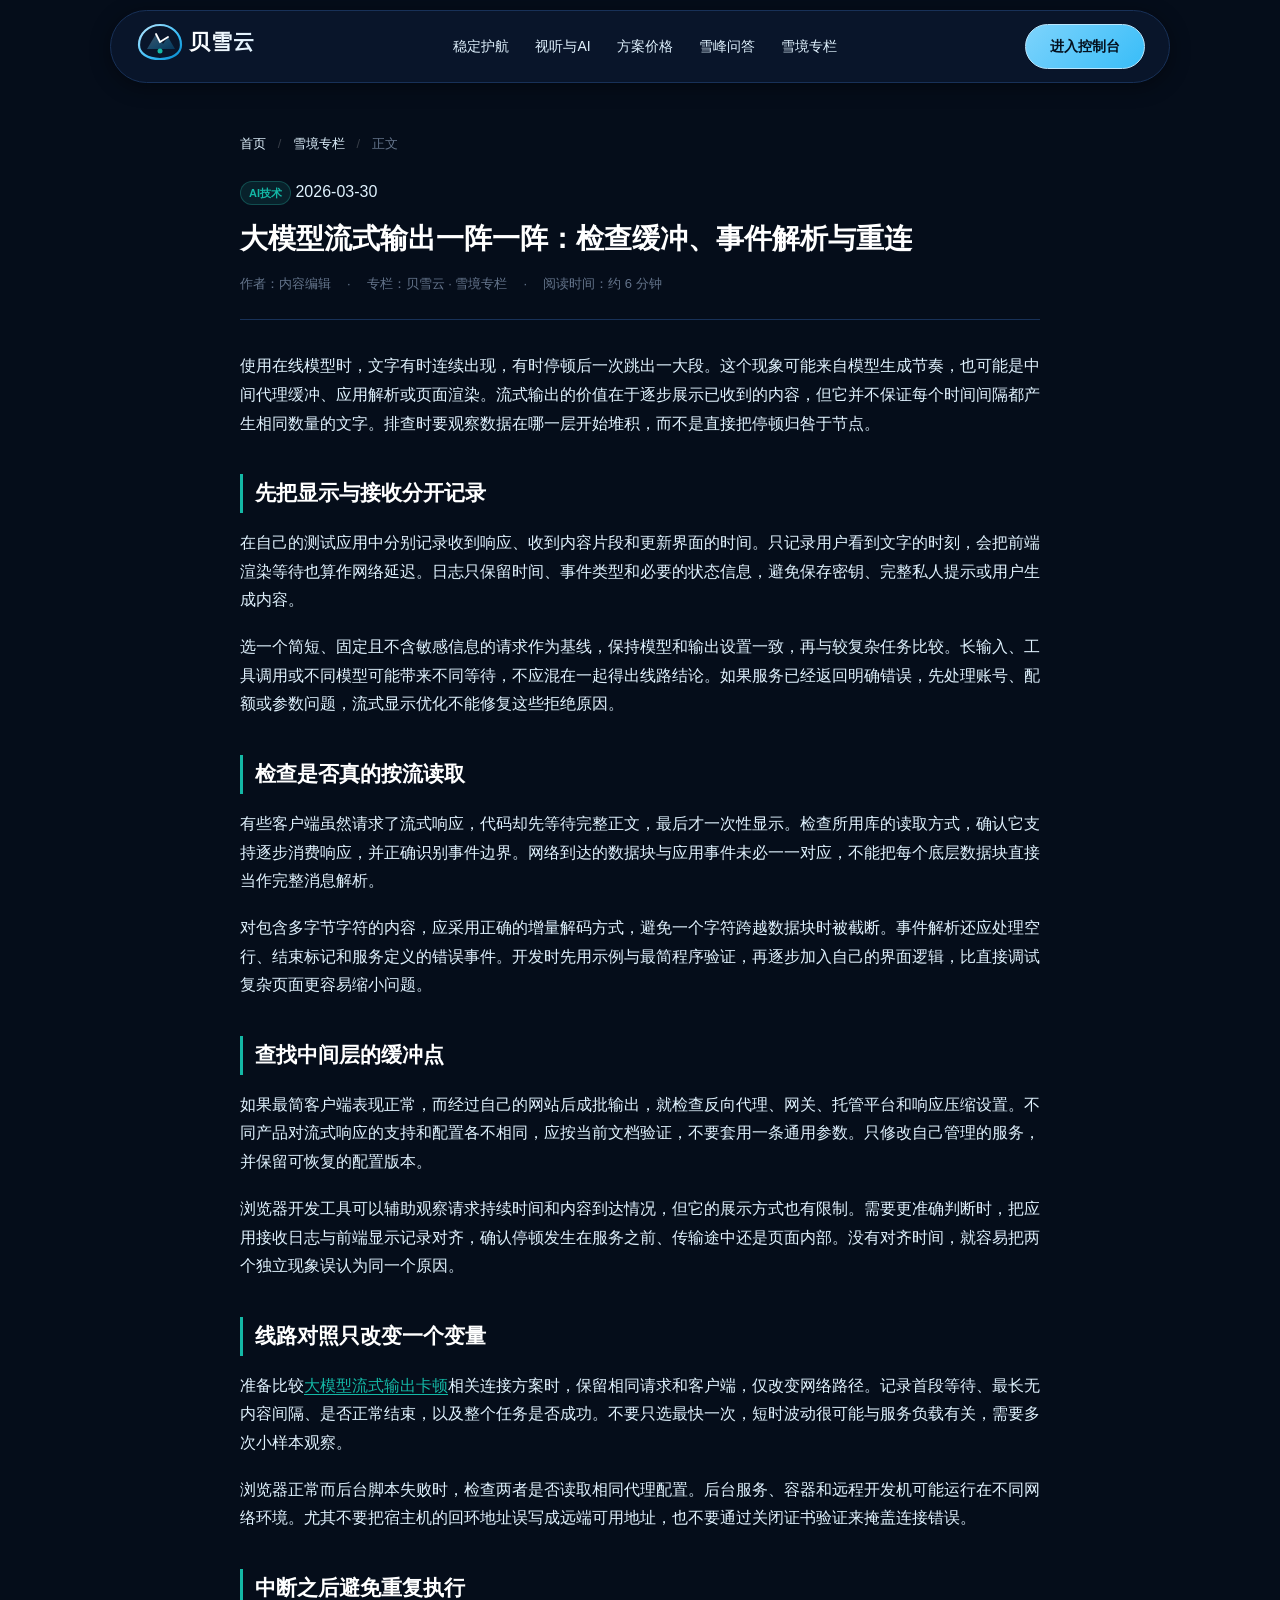
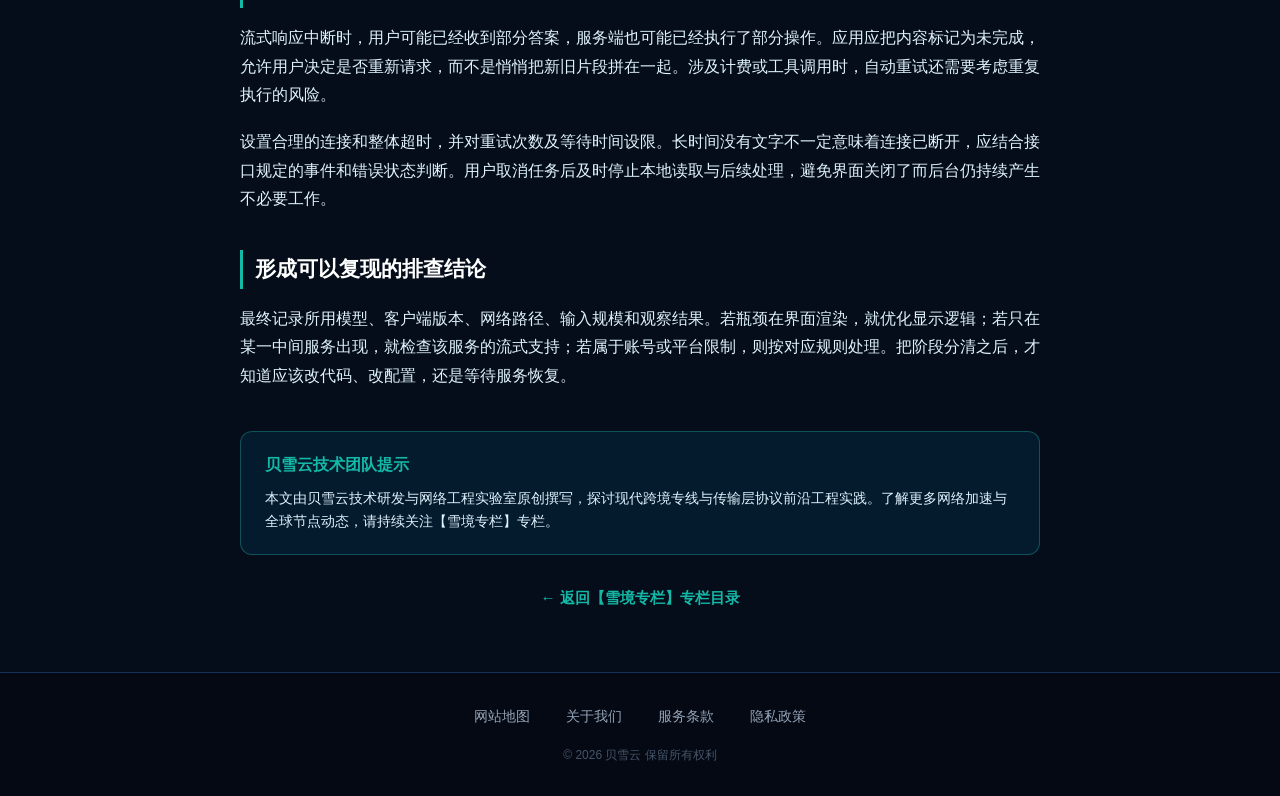
<file: llm-token-streaming-latency-mitigation.html>
<!DOCTYPE html>
<html lang="zh-CN">
<head>
  <meta charset="UTF-8">
  <meta name="viewport" content="width=device-width, initial-scale=1.0">
  <title>大模型流式输出一阵一阵：检查缓冲、事件解析与重连｜贝雪云</title>
  <meta name="description" content="从服务端事件到前端显示逐段定位流式输出停顿，建立短提示对照和中断恢复规则。">
  <link rel="stylesheet" href="style.css">
<link rel="canonical" href="https://beixueyun.buzz/llm-token-streaming-latency-mitigation.html">
</head>
<body>

  <div class="buzz-header-wrapper">
    <nav class="frost-capsule-nav">
      <a href="index.html" class="logo-link" aria-label="贝雪云首页">
        <svg width="130" height="42" viewBox="0 0 130 42" fill="none" xmlns="http://www.w3.org/2000/svg">
          <defs>
            <linearGradient id="pearlGradHub" x1="0%" y1="0%" x2="100%" y2="100%">
              <stop offset="0%" stop-color="#bae6fd"/>
              <stop offset="60%" stop-color="#38bdf8"/>
              <stop offset="100%" stop-color="#0284c7"/>
            </linearGradient>
            <linearGradient id="snowPeakTextHub" x1="0%" y1="0%" x2="100%" y2="0%">
              <stop offset="0%" stop-color="#ffffff"/>
              <stop offset="100%" stop-color="#e0f2fe"/>
            </linearGradient>
          </defs>
          <path d="M4 24C4 12 14 4 25 4C36 4 46 12 46 24C46 32 38 38 25 38C12 38 4 32 4 24Z" stroke="url(#pearlGradHub)" stroke-width="2.2" fill="none"/>
          <path d="M12 28L21 13L28 23L33 16L40 28H12Z" fill="url(#pearlGradHub)" opacity="0.3"/>
          <path d="M21 13L25 21L33 16" stroke="#ffffff" stroke-width="1.8" stroke-linecap="round"/>
          <circle cx="25" cy="30" r="2.5" fill="#14b8a6"/>
          <text x="54" y="28" font-family="-apple-system, BlinkMacSystemFont, 'Segoe UI', Roboto, sans-serif" font-size="21" font-weight="800" fill="url(#snowPeakTextHub)" letter-spacing="1">贝雪云</text>
        </svg>
      </a>
      <ul class="frost-nav-menu">
        <li><a href="index.html#features">稳定护航</a></li>
        <li><a href="index.html#media-ai">视听与AI</a></li>
        <li><a href="index.html#pricing">方案价格</a></li>
        <li><a href="index.html#faq">雪峰问答</a></li>
        <li><a href="gazette.html" class="active">雪境专栏</a></li>
      </ul>
      <div class="buzz-nav-actions">
        <a href="https://ww012.twilightaff.com/#/?code=A56DH1Af" class="btn-polar-primary" rel="nofollow" target="_blank">进入控制台</a>
      </div>
      </nav>
  </div>

  <main class="frost-main">
    <div class="subpage-box">
      <nav class="breadcrumbs-nav" aria-label="面包屑导航">
        <a href="index.html">首页</a>
        <span class="breadcrumbs-sep">/</span>
        <a href="gazette.html">雪境专栏</a>
        <span class="breadcrumbs-sep">/</span>
        <span>正文</span>
      </nav>

      <header class="article-header">
        <div class="insight-meta-row">
          <span class="gazette-badge">AI技术</span>
          <span class="insight-date">2026-03-30</span>
        </div>
        <h1 class="article-headline">大模型流式输出一阵一阵：检查缓冲、事件解析与重连</h1>
        <div class="article-meta-bar">
          <span>作者：内容编辑</span>
          <span>&middot;</span>
          <span>专栏：贝雪云 &middot; 雪境专栏</span>
          <span>&middot;</span>
          <span>阅读时间：约 6 分钟</span>
        </div>
      </header>

      <article class="article-body">
<p>使用在线模型时，文字有时连续出现，有时停顿后一次跳出一大段。这个现象可能来自模型生成节奏，也可能是中间代理缓冲、应用解析或页面渲染。流式输出的价值在于逐步展示已收到的内容，但它并不保证每个时间间隔都产生相同数量的文字。排查时要观察数据在哪一层开始堆积，而不是直接把停顿归咎于节点。</p>
<h2>先把显示与接收分开记录</h2>
<p>在自己的测试应用中分别记录收到响应、收到内容片段和更新界面的时间。只记录用户看到文字的时刻，会把前端渲染等待也算作网络延迟。日志只保留时间、事件类型和必要的状态信息，避免保存密钥、完整私人提示或用户生成内容。</p>
<p>选一个简短、固定且不含敏感信息的请求作为基线，保持模型和输出设置一致，再与较复杂任务比较。长输入、工具调用或不同模型可能带来不同等待，不应混在一起得出线路结论。如果服务已经返回明确错误，先处理账号、配额或参数问题，流式显示优化不能修复这些拒绝原因。</p>
<h2>检查是否真的按流读取</h2>
<p>有些客户端虽然请求了流式响应，代码却先等待完整正文，最后才一次性显示。检查所用库的读取方式，确认它支持逐步消费响应，并正确识别事件边界。网络到达的数据块与应用事件未必一一对应，不能把每个底层数据块直接当作完整消息解析。</p>
<p>对包含多字节字符的内容，应采用正确的增量解码方式，避免一个字符跨越数据块时被截断。事件解析还应处理空行、结束标记和服务定义的错误事件。开发时先用示例与最简程序验证，再逐步加入自己的界面逻辑，比直接调试复杂页面更容易缩小问题。</p>
<h2>查找中间层的缓冲点</h2>
<p>如果最简客户端表现正常，而经过自己的网站后成批输出，就检查反向代理、网关、托管平台和响应压缩设置。不同产品对流式响应的支持和配置各不相同，应按当前文档验证，不要套用一条通用参数。只修改自己管理的服务，并保留可恢复的配置版本。</p>
<p>浏览器开发工具可以辅助观察请求持续时间和内容到达情况，但它的展示方式也有限制。需要更准确判断时，把应用接收日志与前端显示记录对齐，确认停顿发生在服务之前、传输途中还是页面内部。没有对齐时间，就容易把两个独立现象误认为同一个原因。</p>
<h2>线路对照只改变一个变量</h2>
<p>准备比较<a href="https://jichangtuijan.top/">大模型流式输出卡顿</a>相关连接方案时，保留相同请求和客户端，仅改变网络路径。记录首段等待、最长无内容间隔、是否正常结束，以及整个任务是否成功。不要只选最快一次，短时波动很可能与服务负载有关，需要多次小样本观察。</p>
<p>浏览器正常而后台脚本失败时，检查两者是否读取相同代理配置。后台服务、容器和远程开发机可能运行在不同网络环境。尤其不要把宿主机的回环地址误写成远端可用地址，也不要通过关闭证书验证来掩盖连接错误。</p>
<h2>中断之后避免重复执行</h2>
<p>流式响应中断时，用户可能已经收到部分答案，服务端也可能已经执行了部分操作。应用应把内容标记为未完成，允许用户决定是否重新请求，而不是悄悄把新旧片段拼在一起。涉及计费或工具调用时，自动重试还需要考虑重复执行的风险。</p>
<p>设置合理的连接和整体超时，并对重试次数及等待时间设限。长时间没有文字不一定意味着连接已断开，应结合接口规定的事件和错误状态判断。用户取消任务后及时停止本地读取与后续处理，避免界面关闭了而后台仍持续产生不必要工作。</p>
<h2>形成可以复现的排查结论</h2>
<p>最终记录所用模型、客户端版本、网络路径、输入规模和观察结果。若瓶颈在界面渲染，就优化显示逻辑；若只在某一中间服务出现，就检查该服务的流式支持；若属于账号或平台限制，则按对应规则处理。把阶段分清之后，才知道应该改代码、改配置，还是等待服务恢复。</p>
</article>

      <div class="article-callout" style="margin-top: 40px;">
        <h4>贝雪云技术团队提示</h4>
        <p>本文由贝雪云技术研发与网络工程实验室原创撰写，探讨现代跨境专线与传输层协议前沿工程实践。了解更多网络加速与全球节点动态，请持续关注【雪境专栏】专栏。</p>
      </div>

      <div style="margin-top: 30px; text-align: center;">
        <a href="gazette.html" class="gazette-read-more" style="font-size: 15px;">&larr; 返回【雪境专栏】专栏目录</a>
      </div>
    </div>
  </main>

  <footer class="frost-footer-pure">
    <div class="footer-centered-wrap">
      <ul class="footer-four-links">
        <li><a href="sitemap.html">网站地图</a></li>
        <li><a href="about.html">关于我们</a></li>
        <li><a href="terms.html">服务条款</a></li>
        <li><a href="privacy.html">隐私政策</a></li>
      </ul>
      <div class="footer-pure-copyright">
        &copy; 2026 贝雪云 保留所有权利
      </div>
    </div>
  </footer>

</body>
</html>
</file>
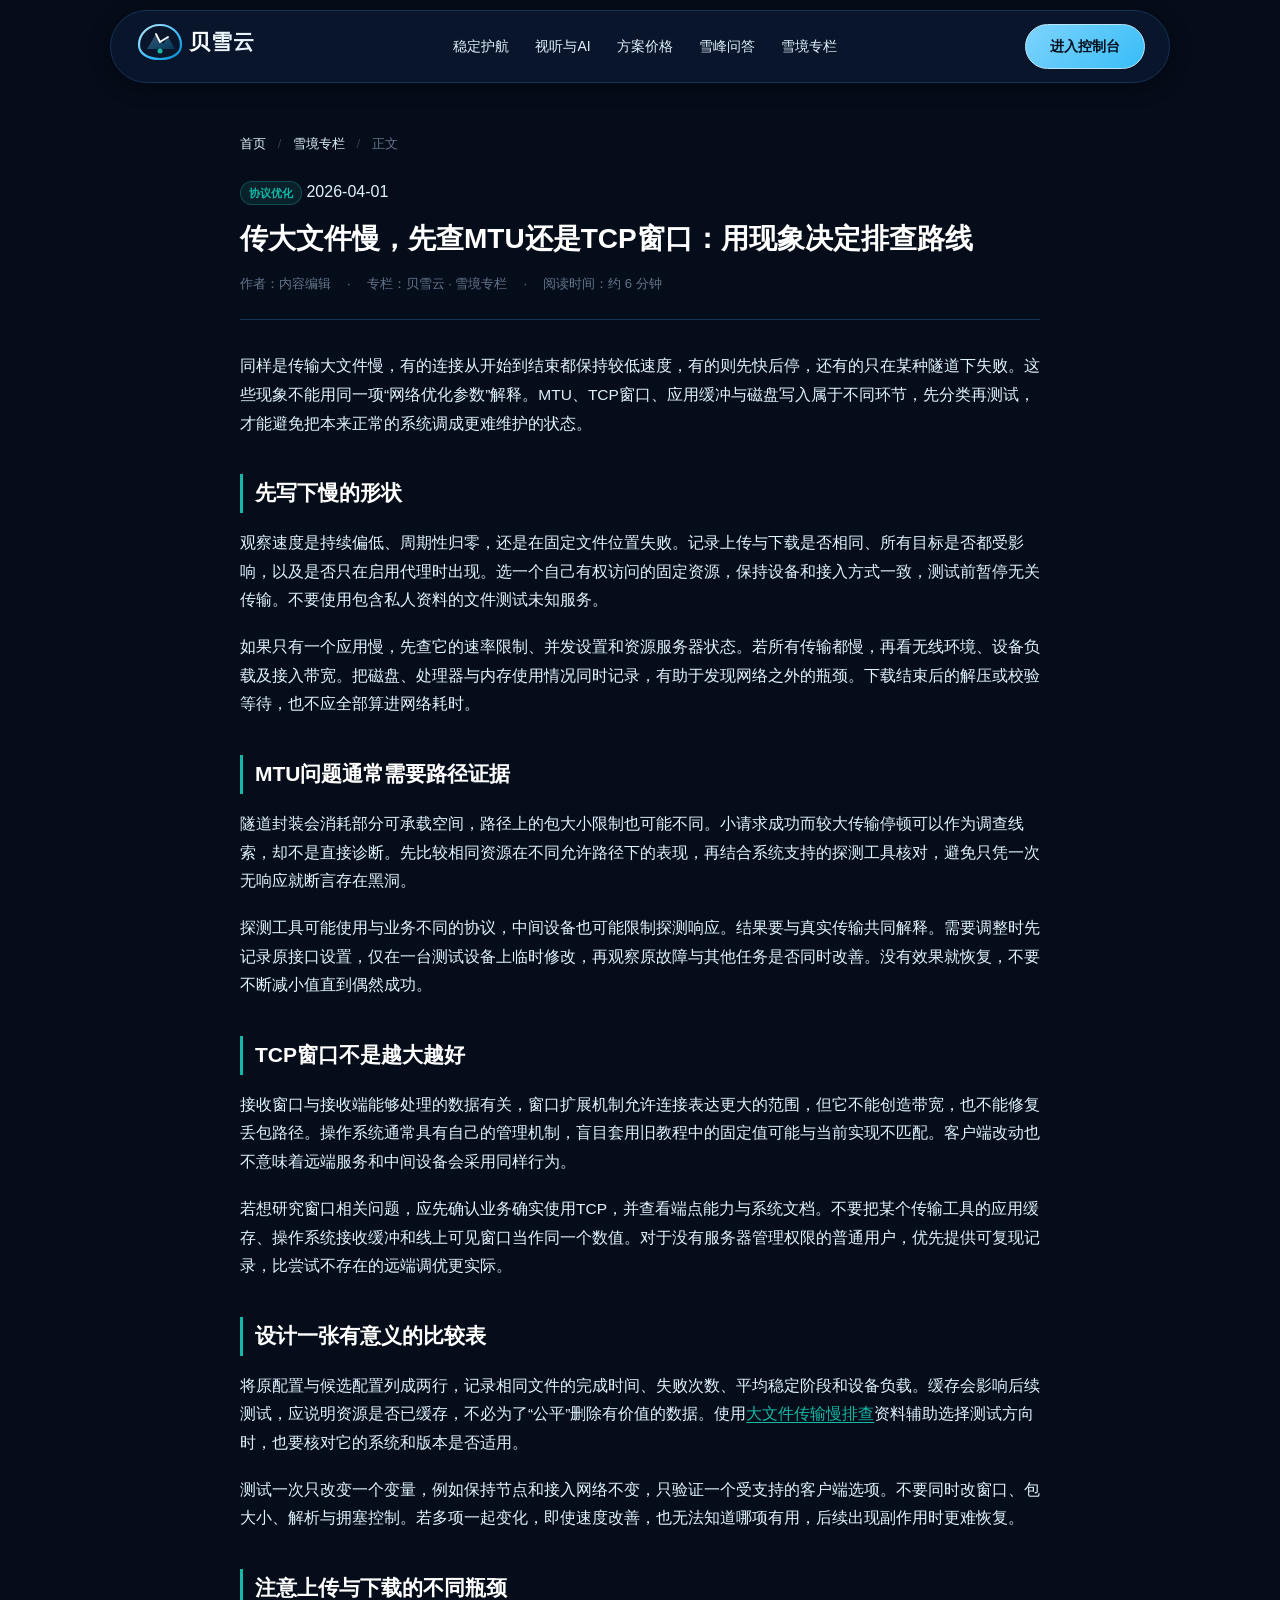
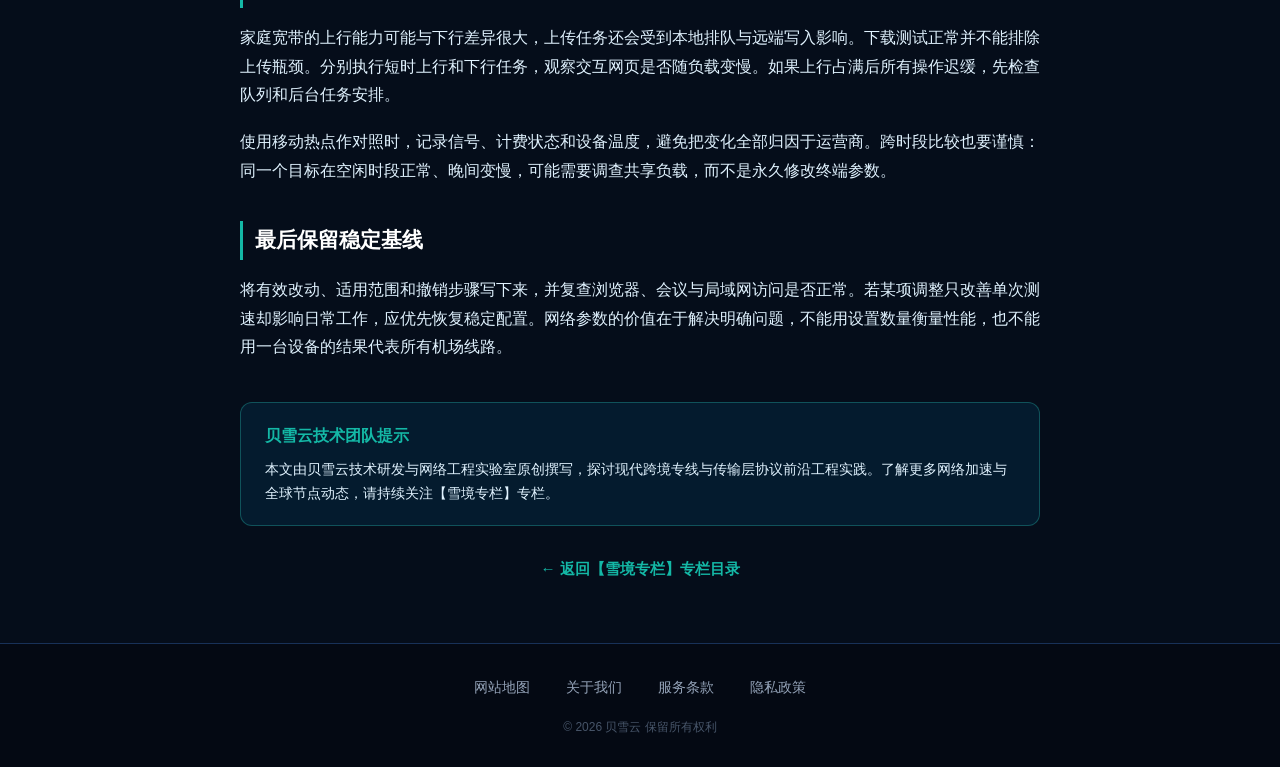
<file: mtu-mss-tcp-window-optimization-practical.html>
<!DOCTYPE html>
<html lang="zh-CN">
<head>
  <meta charset="UTF-8">
  <meta name="viewport" content="width=device-width, initial-scale=1.0">
  <title>传大文件慢，先查MTU还是TCP窗口：用现象决定排查路线｜贝雪云</title>
  <meta name="description" content="把包大小、接收窗口和应用写入分开检查，针对稳定低速与间歇停顿设计可恢复的对照测试。">
  <link rel="stylesheet" href="style.css">
<link rel="canonical" href="https://beixueyun.buzz/mtu-mss-tcp-window-optimization-practical.html">
</head>
<body>

  <div class="buzz-header-wrapper">
    <nav class="frost-capsule-nav">
      <a href="index.html" class="logo-link" aria-label="贝雪云首页">
        <svg width="130" height="42" viewBox="0 0 130 42" fill="none" xmlns="http://www.w3.org/2000/svg">
          <defs>
            <linearGradient id="pearlGradHub" x1="0%" y1="0%" x2="100%" y2="100%">
              <stop offset="0%" stop-color="#bae6fd"/>
              <stop offset="60%" stop-color="#38bdf8"/>
              <stop offset="100%" stop-color="#0284c7"/>
            </linearGradient>
            <linearGradient id="snowPeakTextHub" x1="0%" y1="0%" x2="100%" y2="0%">
              <stop offset="0%" stop-color="#ffffff"/>
              <stop offset="100%" stop-color="#e0f2fe"/>
            </linearGradient>
          </defs>
          <path d="M4 24C4 12 14 4 25 4C36 4 46 12 46 24C46 32 38 38 25 38C12 38 4 32 4 24Z" stroke="url(#pearlGradHub)" stroke-width="2.2" fill="none"/>
          <path d="M12 28L21 13L28 23L33 16L40 28H12Z" fill="url(#pearlGradHub)" opacity="0.3"/>
          <path d="M21 13L25 21L33 16" stroke="#ffffff" stroke-width="1.8" stroke-linecap="round"/>
          <circle cx="25" cy="30" r="2.5" fill="#14b8a6"/>
          <text x="54" y="28" font-family="-apple-system, BlinkMacSystemFont, 'Segoe UI', Roboto, sans-serif" font-size="21" font-weight="800" fill="url(#snowPeakTextHub)" letter-spacing="1">贝雪云</text>
        </svg>
      </a>
      <ul class="frost-nav-menu">
        <li><a href="index.html#features">稳定护航</a></li>
        <li><a href="index.html#media-ai">视听与AI</a></li>
        <li><a href="index.html#pricing">方案价格</a></li>
        <li><a href="index.html#faq">雪峰问答</a></li>
        <li><a href="gazette.html" class="active">雪境专栏</a></li>
      </ul>
      <div class="buzz-nav-actions">
        <a href="https://ww012.twilightaff.com/#/?code=A56DH1Af" class="btn-polar-primary" rel="nofollow" target="_blank">进入控制台</a>
      </div>
      </nav>
  </div>

  <main class="frost-main">
    <div class="subpage-box">
      <nav class="breadcrumbs-nav" aria-label="面包屑导航">
        <a href="index.html">首页</a>
        <span class="breadcrumbs-sep">/</span>
        <a href="gazette.html">雪境专栏</a>
        <span class="breadcrumbs-sep">/</span>
        <span>正文</span>
      </nav>

      <header class="article-header">
        <div class="insight-meta-row">
          <span class="gazette-badge">协议优化</span>
          <span class="insight-date">2026-04-01</span>
        </div>
        <h1 class="article-headline">传大文件慢，先查MTU还是TCP窗口：用现象决定排查路线</h1>
        <div class="article-meta-bar">
          <span>作者：内容编辑</span>
          <span>&middot;</span>
          <span>专栏：贝雪云 &middot; 雪境专栏</span>
          <span>&middot;</span>
          <span>阅读时间：约 6 分钟</span>
        </div>
      </header>

      <article class="article-body">
<p>同样是传输大文件慢，有的连接从开始到结束都保持较低速度，有的则先快后停，还有的只在某种隧道下失败。这些现象不能用同一项“网络优化参数”解释。MTU、TCP窗口、应用缓冲与磁盘写入属于不同环节，先分类再测试，才能避免把本来正常的系统调成更难维护的状态。</p>
<h2>先写下慢的形状</h2>
<p>观察速度是持续偏低、周期性归零，还是在固定文件位置失败。记录上传与下载是否相同、所有目标是否都受影响，以及是否只在启用代理时出现。选一个自己有权访问的固定资源，保持设备和接入方式一致，测试前暂停无关传输。不要使用包含私人资料的文件测试未知服务。</p>
<p>如果只有一个应用慢，先查它的速率限制、并发设置和资源服务器状态。若所有传输都慢，再看无线环境、设备负载及接入带宽。把磁盘、处理器与内存使用情况同时记录，有助于发现网络之外的瓶颈。下载结束后的解压或校验等待，也不应全部算进网络耗时。</p>
<h2>MTU问题通常需要路径证据</h2>
<p>隧道封装会消耗部分可承载空间，路径上的包大小限制也可能不同。小请求成功而较大传输停顿可以作为调查线索，却不是直接诊断。先比较相同资源在不同允许路径下的表现，再结合系统支持的探测工具核对，避免只凭一次无响应就断言存在黑洞。</p>
<p>探测工具可能使用与业务不同的协议，中间设备也可能限制探测响应。结果要与真实传输共同解释。需要调整时先记录原接口设置，仅在一台测试设备上临时修改，再观察原故障与其他任务是否同时改善。没有效果就恢复，不要不断减小值直到偶然成功。</p>
<h2>TCP窗口不是越大越好</h2>
<p>接收窗口与接收端能够处理的数据有关，窗口扩展机制允许连接表达更大的范围，但它不能创造带宽，也不能修复丢包路径。操作系统通常具有自己的管理机制，盲目套用旧教程中的固定值可能与当前实现不匹配。客户端改动也不意味着远端服务和中间设备会采用同样行为。</p>
<p>若想研究窗口相关问题，应先确认业务确实使用TCP，并查看端点能力与系统文档。不要把某个传输工具的应用缓存、操作系统接收缓冲和线上可见窗口当作同一个数值。对于没有服务器管理权限的普通用户，优先提供可复现记录，比尝试不存在的远端调优更实际。</p>
<h2>设计一张有意义的比较表</h2>
<p>将原配置与候选配置列成两行，记录相同文件的完成时间、失败次数、平均稳定阶段和设备负载。缓存会影响后续测试，应说明资源是否已缓存，不必为了“公平”删除有价值的数据。使用<a href="https://jichangtuijan.top/">大文件传输慢排查</a>资料辅助选择测试方向时，也要核对它的系统和版本是否适用。</p>
<p>测试一次只改变一个变量，例如保持节点和接入网络不变，只验证一个受支持的客户端选项。不要同时改窗口、包大小、解析与拥塞控制。若多项一起变化，即使速度改善，也无法知道哪项有用，后续出现副作用时更难恢复。</p>
<h2>注意上传与下载的不同瓶颈</h2>
<p>家庭宽带的上行能力可能与下行差异很大，上传任务还会受到本地排队与远端写入影响。下载测试正常并不能排除上传瓶颈。分别执行短时上行和下行任务，观察交互网页是否随负载变慢。如果上行占满后所有操作迟缓，先检查队列和后台任务安排。</p>
<p>使用移动热点作对照时，记录信号、计费状态和设备温度，避免把变化全部归因于运营商。跨时段比较也要谨慎：同一个目标在空闲时段正常、晚间变慢，可能需要调查共享负载，而不是永久修改终端参数。</p>
<h2>最后保留稳定基线</h2>
<p>将有效改动、适用范围和撤销步骤写下来，并复查浏览器、会议与局域网访问是否正常。若某项调整只改善单次测速却影响日常工作，应优先恢复稳定配置。网络参数的价值在于解决明确问题，不能用设置数量衡量性能，也不能用一台设备的结果代表所有机场线路。</p>
</article>

      <div class="article-callout" style="margin-top: 40px;">
        <h4>贝雪云技术团队提示</h4>
        <p>本文由贝雪云技术研发与网络工程实验室原创撰写，探讨现代跨境专线与传输层协议前沿工程实践。了解更多网络加速与全球节点动态，请持续关注【雪境专栏】专栏。</p>
      </div>

      <div style="margin-top: 30px; text-align: center;">
        <a href="gazette.html" class="gazette-read-more" style="font-size: 15px;">&larr; 返回【雪境专栏】专栏目录</a>
      </div>
    </div>
  </main>

  <footer class="frost-footer-pure">
    <div class="footer-centered-wrap">
      <ul class="footer-four-links">
        <li><a href="sitemap.html">网站地图</a></li>
        <li><a href="about.html">关于我们</a></li>
        <li><a href="terms.html">服务条款</a></li>
        <li><a href="privacy.html">隐私政策</a></li>
      </ul>
      <div class="footer-pure-copyright">
        &copy; 2026 贝雪云 保留所有权利
      </div>
    </div>
  </footer>

</body>
</html>
</file>
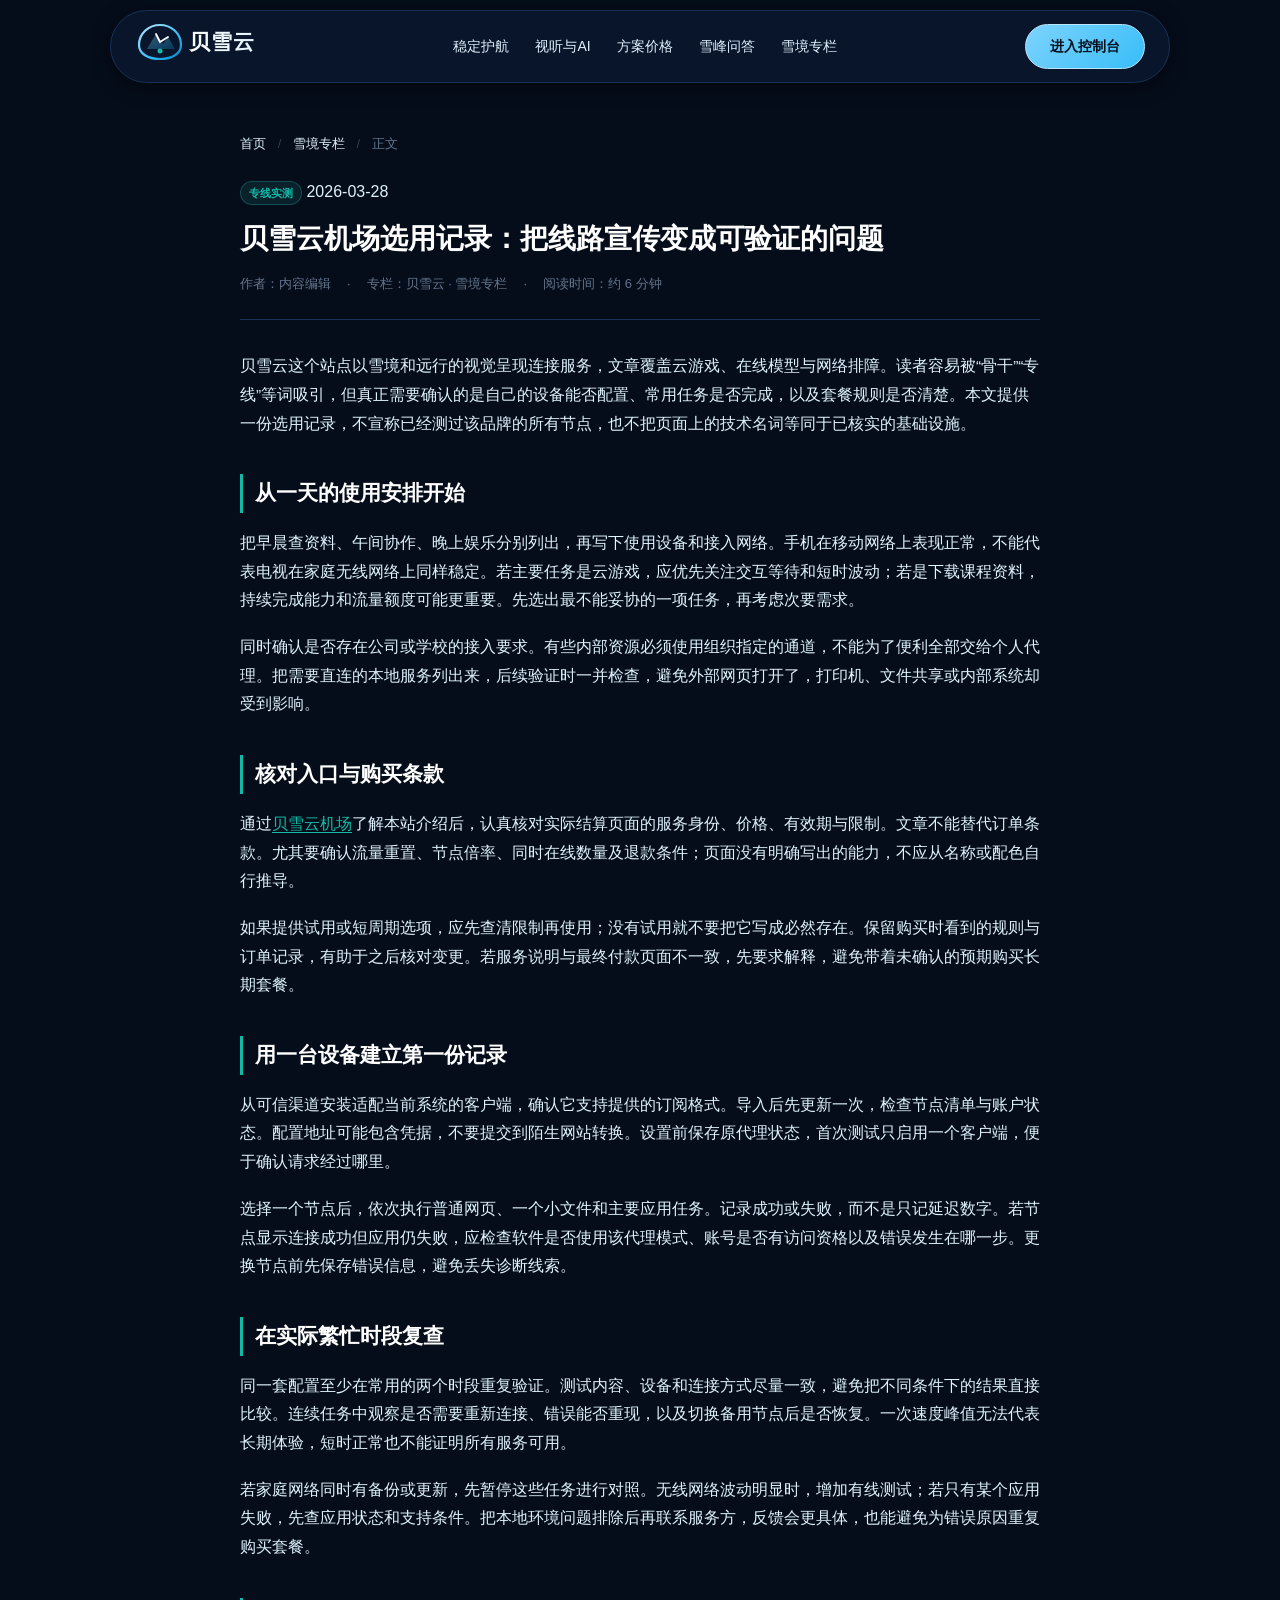
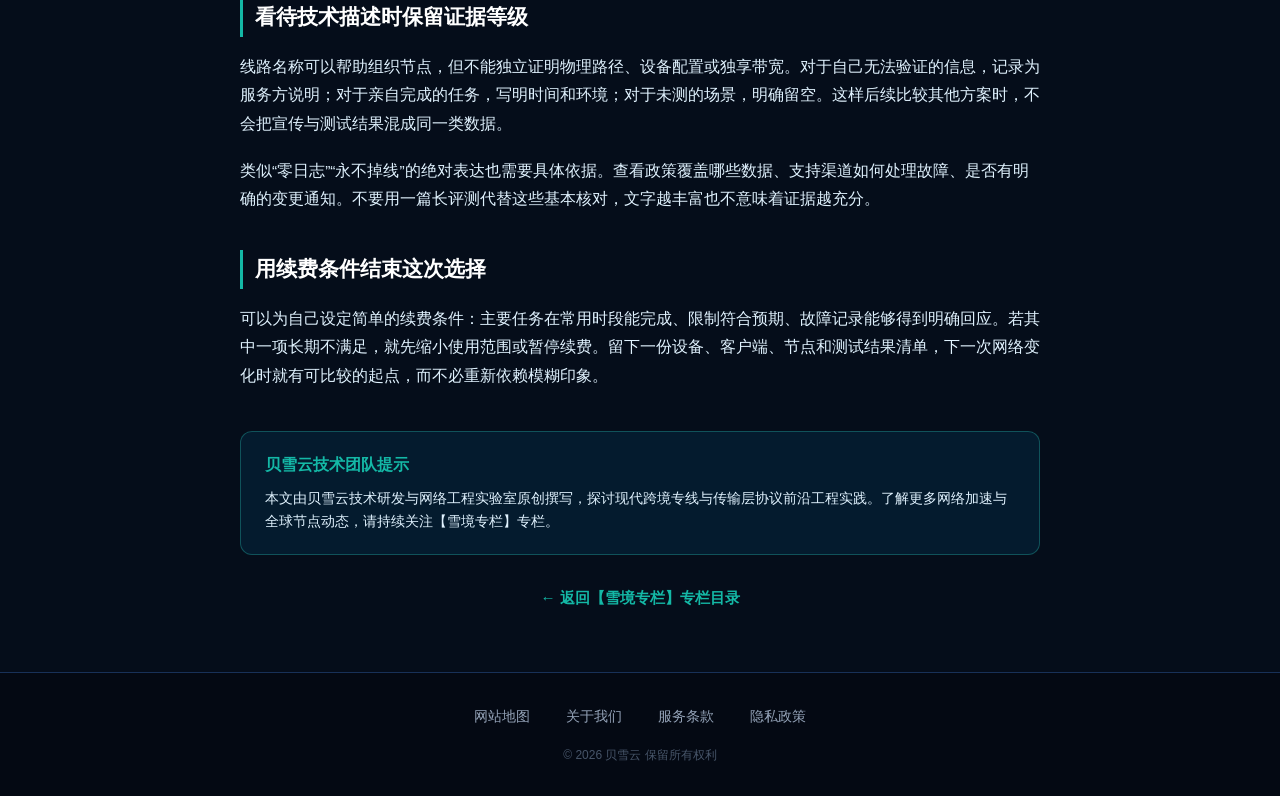
<file: polar-transit-infrastructure-field-testing.html>
<!DOCTYPE html>
<html lang="zh-CN">
<head>
  <meta charset="UTF-8">
  <meta name="viewport" content="width=device-width, initial-scale=1.0">
  <title>贝雪云机场选用记录：把线路宣传变成可验证的问题</title>
  <meta name="description" content="从设备和使用时段出发核对贝雪云订阅条件，建立小任务测试与晚间复查清单。">
  <link rel="stylesheet" href="style.css">
<link rel="canonical" href="https://beixueyun.buzz/polar-transit-infrastructure-field-testing.html">
</head>
<body>

  <div class="buzz-header-wrapper">
    <nav class="frost-capsule-nav">
      <a href="index.html" class="logo-link" aria-label="贝雪云首页">
        <svg width="130" height="42" viewBox="0 0 130 42" fill="none" xmlns="http://www.w3.org/2000/svg">
          <defs>
            <linearGradient id="pearlGradHub" x1="0%" y1="0%" x2="100%" y2="100%">
              <stop offset="0%" stop-color="#bae6fd"/>
              <stop offset="60%" stop-color="#38bdf8"/>
              <stop offset="100%" stop-color="#0284c7"/>
            </linearGradient>
            <linearGradient id="snowPeakTextHub" x1="0%" y1="0%" x2="100%" y2="0%">
              <stop offset="0%" stop-color="#ffffff"/>
              <stop offset="100%" stop-color="#e0f2fe"/>
            </linearGradient>
          </defs>
          <path d="M4 24C4 12 14 4 25 4C36 4 46 12 46 24C46 32 38 38 25 38C12 38 4 32 4 24Z" stroke="url(#pearlGradHub)" stroke-width="2.2" fill="none"/>
          <path d="M12 28L21 13L28 23L33 16L40 28H12Z" fill="url(#pearlGradHub)" opacity="0.3"/>
          <path d="M21 13L25 21L33 16" stroke="#ffffff" stroke-width="1.8" stroke-linecap="round"/>
          <circle cx="25" cy="30" r="2.5" fill="#14b8a6"/>
          <text x="54" y="28" font-family="-apple-system, BlinkMacSystemFont, 'Segoe UI', Roboto, sans-serif" font-size="21" font-weight="800" fill="url(#snowPeakTextHub)" letter-spacing="1">贝雪云</text>
        </svg>
      </a>
      <ul class="frost-nav-menu">
        <li><a href="index.html#features">稳定护航</a></li>
        <li><a href="index.html#media-ai">视听与AI</a></li>
        <li><a href="index.html#pricing">方案价格</a></li>
        <li><a href="index.html#faq">雪峰问答</a></li>
        <li><a href="gazette.html" class="active">雪境专栏</a></li>
      </ul>
      <div class="buzz-nav-actions">
        <a href="https://ww012.twilightaff.com/#/?code=A56DH1Af" class="btn-polar-primary" rel="nofollow" target="_blank">进入控制台</a>
      </div>
      </nav>
  </div>

  <main class="frost-main">
    <div class="subpage-box">
      <nav class="breadcrumbs-nav" aria-label="面包屑导航">
        <a href="index.html">首页</a>
        <span class="breadcrumbs-sep">/</span>
        <a href="gazette.html">雪境专栏</a>
        <span class="breadcrumbs-sep">/</span>
        <span>正文</span>
      </nav>

      <header class="article-header">
        <div class="insight-meta-row">
          <span class="gazette-badge">专线实测</span>
          <span class="insight-date">2026-03-28</span>
        </div>
        <h1 class="article-headline">贝雪云机场选用记录：把线路宣传变成可验证的问题</h1>
        <div class="article-meta-bar">
          <span>作者：内容编辑</span>
          <span>&middot;</span>
          <span>专栏：贝雪云 &middot; 雪境专栏</span>
          <span>&middot;</span>
          <span>阅读时间：约 6 分钟</span>
        </div>
      </header>

      <article class="article-body">
<p>贝雪云这个站点以雪境和远行的视觉呈现连接服务，文章覆盖云游戏、在线模型与网络排障。读者容易被“骨干”“专线”等词吸引，但真正需要确认的是自己的设备能否配置、常用任务是否完成，以及套餐规则是否清楚。本文提供一份选用记录，不宣称已经测过该品牌的所有节点，也不把页面上的技术名词等同于已核实的基础设施。</p>
<h2>从一天的使用安排开始</h2>
<p>把早晨查资料、午间协作、晚上娱乐分别列出，再写下使用设备和接入网络。手机在移动网络上表现正常，不能代表电视在家庭无线网络上同样稳定。若主要任务是云游戏，应优先关注交互等待和短时波动；若是下载课程资料，持续完成能力和流量额度可能更重要。先选出最不能妥协的一项任务，再考虑次要需求。</p>
<p>同时确认是否存在公司或学校的接入要求。有些内部资源必须使用组织指定的通道，不能为了便利全部交给个人代理。把需要直连的本地服务列出来，后续验证时一并检查，避免外部网页打开了，打印机、文件共享或内部系统却受到影响。</p>
<h2>核对入口与购买条款</h2>
<p>通过<a href="https://beixueyun.buzz/">贝雪云机场</a>了解本站介绍后，认真核对实际结算页面的服务身份、价格、有效期与限制。文章不能替代订单条款。尤其要确认流量重置、节点倍率、同时在线数量及退款条件；页面没有明确写出的能力，不应从名称或配色自行推导。</p>
<p>如果提供试用或短周期选项，应先查清限制再使用；没有试用就不要把它写成必然存在。保留购买时看到的规则与订单记录，有助于之后核对变更。若服务说明与最终付款页面不一致，先要求解释，避免带着未确认的预期购买长期套餐。</p>
<h2>用一台设备建立第一份记录</h2>
<p>从可信渠道安装适配当前系统的客户端，确认它支持提供的订阅格式。导入后先更新一次，检查节点清单与账户状态。配置地址可能包含凭据，不要提交到陌生网站转换。设置前保存原代理状态，首次测试只启用一个客户端，便于确认请求经过哪里。</p>
<p>选择一个节点后，依次执行普通网页、一个小文件和主要应用任务。记录成功或失败，而不是只记延迟数字。若节点显示连接成功但应用仍失败，应检查软件是否使用该代理模式、账号是否有访问资格以及错误发生在哪一步。更换节点前先保存错误信息，避免丢失诊断线索。</p>
<h2>在实际繁忙时段复查</h2>
<p>同一套配置至少在常用的两个时段重复验证。测试内容、设备和连接方式尽量一致，避免把不同条件下的结果直接比较。连续任务中观察是否需要重新连接、错误能否重现，以及切换备用节点后是否恢复。一次速度峰值无法代表长期体验，短时正常也不能证明所有服务可用。</p>
<p>若家庭网络同时有备份或更新，先暂停这些任务进行对照。无线网络波动明显时，增加有线测试；若只有某个应用失败，先查应用状态和支持条件。把本地环境问题排除后再联系服务方，反馈会更具体，也能避免为错误原因重复购买套餐。</p>
<h2>看待技术描述时保留证据等级</h2>
<p>线路名称可以帮助组织节点，但不能独立证明物理路径、设备配置或独享带宽。对于自己无法验证的信息，记录为服务方说明；对于亲自完成的任务，写明时间和环境；对于未测的场景，明确留空。这样后续比较其他方案时，不会把宣传与测试结果混成同一类数据。</p>
<p>类似“零日志”“永不掉线”的绝对表达也需要具体依据。查看政策覆盖哪些数据、支持渠道如何处理故障、是否有明确的变更通知。不要用一篇长评测代替这些基本核对，文字越丰富也不意味着证据越充分。</p>
<h2>用续费条件结束这次选择</h2>
<p>可以为自己设定简单的续费条件：主要任务在常用时段能完成、限制符合预期、故障记录能够得到明确回应。若其中一项长期不满足，就先缩小使用范围或暂停续费。留下一份设备、客户端、节点和测试结果清单，下一次网络变化时就有可比较的起点，而不必重新依赖模糊印象。</p>
</article>

      <div class="article-callout" style="margin-top: 40px;">
        <h4>贝雪云技术团队提示</h4>
        <p>本文由贝雪云技术研发与网络工程实验室原创撰写，探讨现代跨境专线与传输层协议前沿工程实践。了解更多网络加速与全球节点动态，请持续关注【雪境专栏】专栏。</p>
      </div>

      <div style="margin-top: 30px; text-align: center;">
        <a href="gazette.html" class="gazette-read-more" style="font-size: 15px;">&larr; 返回【雪境专栏】专栏目录</a>
      </div>
    </div>
  </main>

  <footer class="frost-footer-pure">
    <div class="footer-centered-wrap">
      <ul class="footer-four-links">
        <li><a href="sitemap.html">网站地图</a></li>
        <li><a href="about.html">关于我们</a></li>
        <li><a href="terms.html">服务条款</a></li>
        <li><a href="privacy.html">隐私政策</a></li>
      </ul>
      <div class="footer-pure-copyright">
        &copy; 2026 贝雪云 保留所有权利
      </div>
    </div>
  </footer>

</body>
</html>
</file>
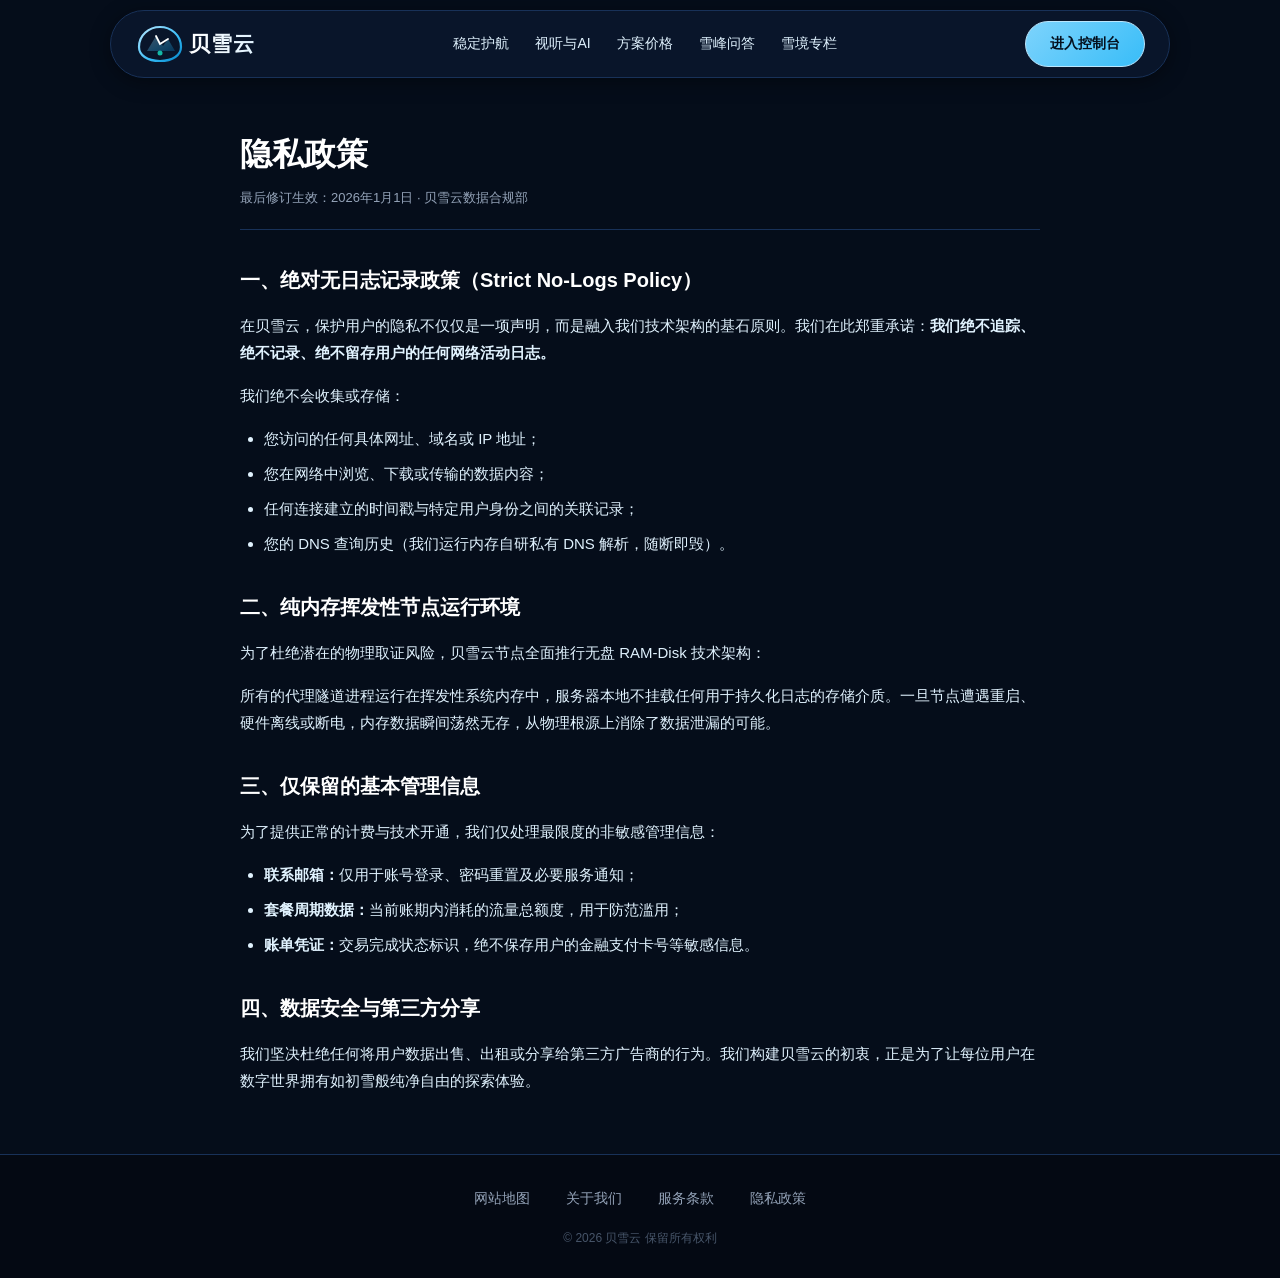
<file: privacy.html>
<!DOCTYPE html>
<html lang="zh-CN">
<head>
  <meta charset="UTF-8">
  <meta name="viewport" content="width=device-width, initial-scale=1.0">
  <title>隐私政策 - 贝雪云 | 纯净雪境无日志隐私保障</title>
  <meta name="description" content="贝雪云隐私保护宣言：我们承诺坚决不记录、不保存用户的任何网络活动日志，全面捍卫您的上网隐私。">
  <link rel="stylesheet" href="style.css">
<link rel="canonical" href="https://beixueyun.buzz/privacy.html">
</head>
<body>

  <div class="buzz-header-wrapper">
    <nav class="frost-capsule-nav">
      <a href="index.html" class="buzz-logo-link" aria-label="贝雪云首页">
        <svg width="130" height="42" viewBox="0 0 130 42" fill="none" xmlns="http://www.w3.org/2000/svg">
          <defs>
            <linearGradient id="pearlGradPrivacy" x1="0%" y1="0%" x2="100%" y2="100%">
              <stop offset="0%" stop-color="#bae6fd"/>
              <stop offset="60%" stop-color="#38bdf8"/>
              <stop offset="100%" stop-color="#0284c7"/>
            </linearGradient>
            <linearGradient id="snowPeakTextPrivacy" x1="0%" y1="0%" x2="100%" y2="0%">
              <stop offset="0%" stop-color="#ffffff"/>
              <stop offset="100%" stop-color="#e0f2fe"/>
            </linearGradient>
          </defs>
          <path d="M4 24C4 12 14 4 25 4C36 4 46 12 46 24C46 32 38 38 25 38C12 38 4 32 4 24Z" stroke="url(#pearlGradPrivacy)" stroke-width="2.2" fill="none"/>
          <path d="M12 28L21 13L28 23L33 16L40 28H12Z" fill="url(#pearlGradPrivacy)" opacity="0.3"/>
          <path d="M21 13L25 21L33 16" stroke="#ffffff" stroke-width="1.8" stroke-linecap="round"/>
          <circle cx="25" cy="30" r="2.5" fill="#14b8a6"/>
          <text x="54" y="28" font-family="-apple-system, BlinkMacSystemFont, 'Segoe UI', Roboto, sans-serif" font-size="21" font-weight="800" fill="url(#snowPeakTextPrivacy)" letter-spacing="1">贝雪云</text>
        </svg>
      </a>
      <ul class="frost-nav-menu">
        <li><a href="index.html#features">稳定护航</a></li>
        <li><a href="index.html#media-ai">视听与AI</a></li>
        <li><a href="index.html#pricing">方案价格</a></li>
        <li><a href="index.html#faq">雪峰问答</a></li>
        <li><a href="gazette.html">雪境专栏</a></li>
      </ul>
      <div class="buzz-nav-actions">
        <a href="https://ww012.twilightaff.com/#/?code=A56DH1Af" class="btn-polar-primary" rel="nofollow" target="_blank">进入控制台</a>
      </div>
    </nav>
  </div>

  <main class="frost-main">
    <div class="subpage-box">
      <div class="subpage-title-area">
        <h1 class="subpage-h1">隐私政策</h1>
        <div class="subpage-subtitle">最后修订生效：2026年1月1日 &middot; 贝雪云数据合规部</div>
      </div>

      <article class="subpage-body">
        <h2>一、绝对无日志记录政策（Strict No-Logs Policy）</h2>
        <p>
          在贝雪云，保护用户的隐私不仅仅是一项声明，而是融入我们技术架构的基石原则。我们在此郑重承诺：<strong>我们绝不追踪、绝不记录、绝不留存用户的任何网络活动日志。</strong>
        </p>
        <p>
          我们绝不会收集或存储：
        </p>
        <ul>
          <li>您访问的任何具体网址、域名或 IP 地址；</li>
          <li>您在网络中浏览、下载或传输的数据内容；</li>
          <li>任何连接建立的时间戳与特定用户身份之间的关联记录；</li>
          <li>您的 DNS 查询历史（我们运行内存自研私有 DNS 解析，随断即毁）。</li>
        </ul>

        <h2>二、纯内存挥发性节点运行环境</h2>
        <p>
          为了杜绝潜在的物理取证风险，贝雪云节点全面推行无盘 RAM-Disk 技术架构：
        </p>
        <p>
          所有的代理隧道进程运行在挥发性系统内存中，服务器本地不挂载任何用于持久化日志的存储介质。一旦节点遭遇重启、硬件离线或断电，内存数据瞬间荡然无存，从物理根源上消除了数据泄漏的可能。
        </p>

        <h2>三、仅保留的基本管理信息</h2>
        <p>
          为了提供正常的计费与技术开通，我们仅处理最限度的非敏感管理信息：
        </p>
        <ul>
          <li><strong>联系邮箱：</strong>仅用于账号登录、密码重置及必要服务通知；</li>
          <li><strong>套餐周期数据：</strong>当前账期内消耗的流量总额度，用于防范滥用；</li>
          <li><strong>账单凭证：</strong>交易完成状态标识，绝不保存用户的金融支付卡号等敏感信息。</li>
        </ul>

        <h2>四、数据安全与第三方分享</h2>
        <p>
          我们坚决杜绝任何将用户数据出售、出租或分享给第三方广告商的行为。我们构建贝雪云的初衷，正是为了让每位用户在数字世界拥有如初雪般纯净自由的探索体验。
        </p>
      </article>
    </div>
  </main>

  <footer class="frost-footer-pure">
    <div class="footer-centered-wrap">
      <ul class="footer-four-links">
        <li><a href="sitemap.html">网站地图</a></li>
        <li><a href="about.html">关于我们</a></li>
        <li><a href="terms.html">服务条款</a></li>
        <li><a href="privacy.html">隐私政策</a></li>
      </ul>
      <div class="footer-pure-copyright">
        &copy; 2026 贝雪云 保留所有权利
      </div>
    </div>
  </footer>

</body>
</html>
</file>
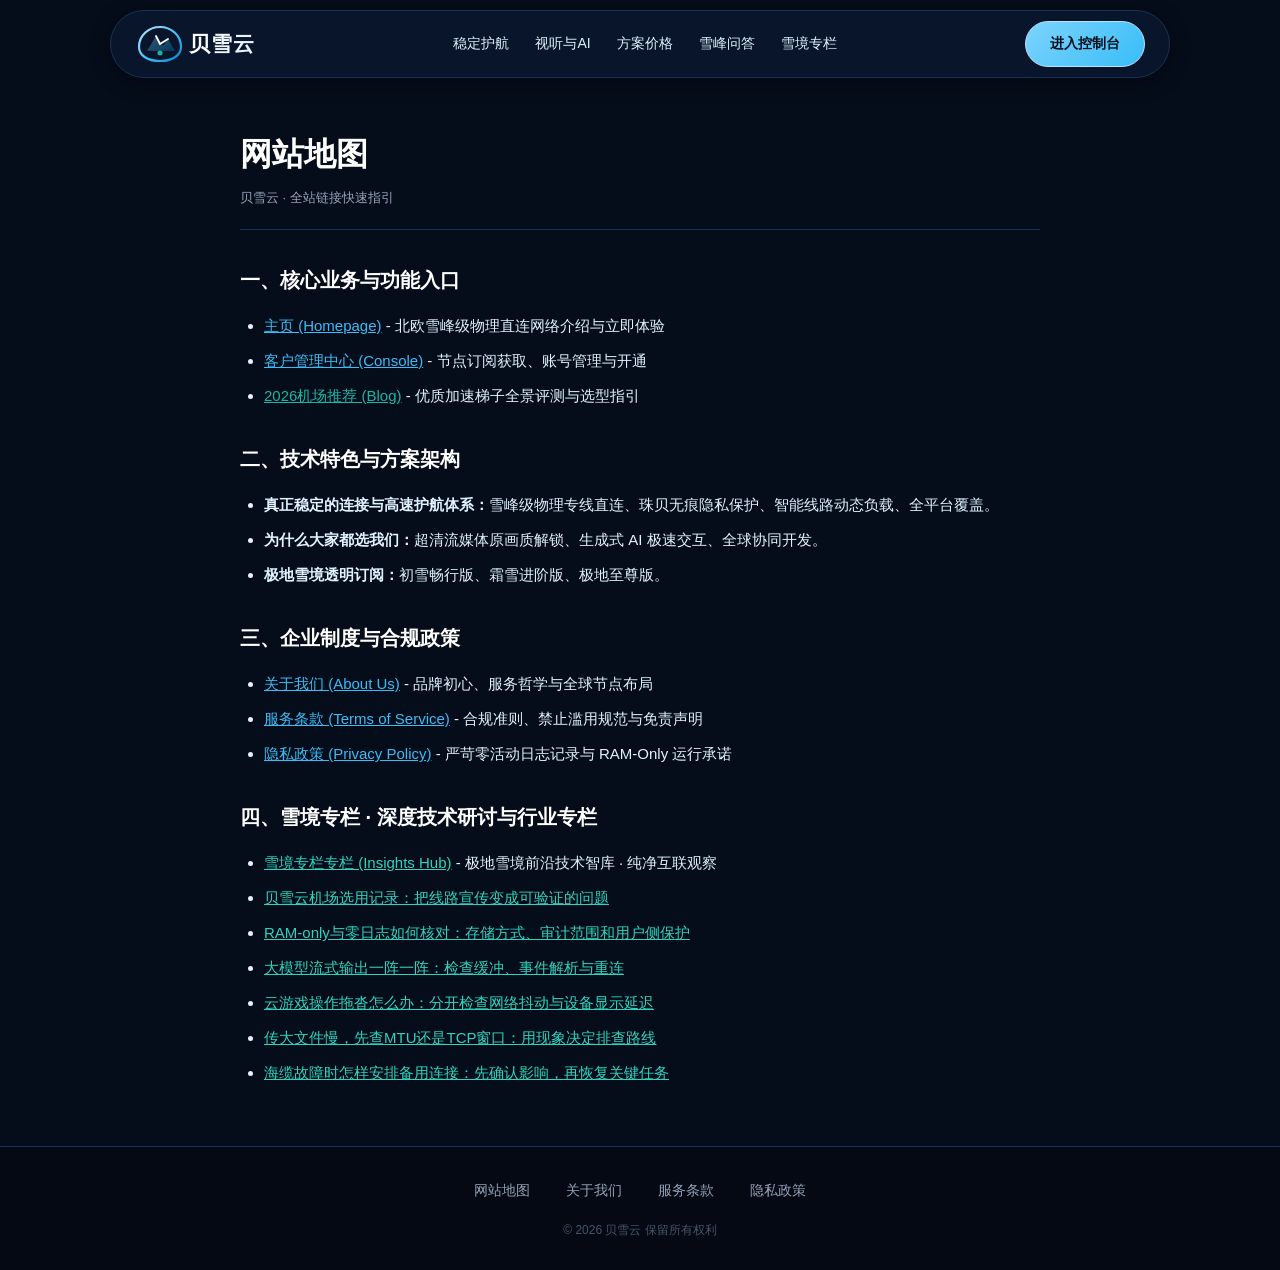
<file: sitemap.html>
<!DOCTYPE html>
<html lang="zh-CN">
<head>
  <meta charset="UTF-8">
  <meta name="viewport" content="width=device-width, initial-scale=1.0">
  <title>网站地图 - 贝雪云 | 纯净雪境专线服务索引</title>
  <meta name="description" content="贝雪云网站地图，为您提供全站主要栏目、功能导航与合规条款链接。">
  <link rel="stylesheet" href="style.css">
<link rel="canonical" href="https://beixueyun.buzz/sitemap.html">
</head>
<body>

  <div class="buzz-header-wrapper">
    <nav class="frost-capsule-nav">
      <a href="index.html" class="buzz-logo-link" aria-label="贝雪云首页">
        <svg width="130" height="42" viewBox="0 0 130 42" fill="none" xmlns="http://www.w3.org/2000/svg">
          <defs>
            <linearGradient id="pearlGradSitemap" x1="0%" y1="0%" x2="100%" y2="100%">
              <stop offset="0%" stop-color="#bae6fd"/>
              <stop offset="60%" stop-color="#38bdf8"/>
              <stop offset="100%" stop-color="#0284c7"/>
            </linearGradient>
            <linearGradient id="snowPeakTextSitemap" x1="0%" y1="0%" x2="100%" y2="0%">
              <stop offset="0%" stop-color="#ffffff"/>
              <stop offset="100%" stop-color="#e0f2fe"/>
            </linearGradient>
          </defs>
          <path d="M4 24C4 12 14 4 25 4C36 4 46 12 46 24C46 32 38 38 25 38C12 38 4 32 4 24Z" stroke="url(#pearlGradSitemap)" stroke-width="2.2" fill="none"/>
          <path d="M12 28L21 13L28 23L33 16L40 28H12Z" fill="url(#pearlGradSitemap)" opacity="0.3"/>
          <path d="M21 13L25 21L33 16" stroke="#ffffff" stroke-width="1.8" stroke-linecap="round"/>
          <circle cx="25" cy="30" r="2.5" fill="#14b8a6"/>
          <text x="54" y="28" font-family="-apple-system, BlinkMacSystemFont, 'Segoe UI', Roboto, sans-serif" font-size="21" font-weight="800" fill="url(#snowPeakTextSitemap)" letter-spacing="1">贝雪云</text>
        </svg>
      </a>
      <ul class="frost-nav-menu">
        <li><a href="index.html#features">稳定护航</a></li>
        <li><a href="index.html#media-ai">视听与AI</a></li>
        <li><a href="index.html#pricing">方案价格</a></li>
        <li><a href="index.html#faq">雪峰问答</a></li>
        <li><a href="gazette.html">雪境专栏</a></li>
      </ul>
      <div class="buzz-nav-actions">
        <a href="https://ww012.twilightaff.com/#/?code=A56DH1Af" class="btn-polar-primary" rel="nofollow" target="_blank">进入控制台</a>
      </div>
    </nav>
  </div>

  <main class="frost-main">
    <div class="subpage-box">
      <div class="subpage-title-area">
        <h1 class="subpage-h1">网站地图</h1>
        <div class="subpage-subtitle">贝雪云 &middot; 全站链接快速指引</div>
      </div>

      <article class="subpage-body">
        <h2>一、核心业务与功能入口</h2>
        <ul>
          <li><a href="index.html" style="color: #38bdf8; text-decoration: underline;">主页 (Homepage)</a> - 北欧雪峰级物理直连网络介绍与立即体验</li>
          <li><a href="https://ww012.twilightaff.com/#/?code=A56DH1Af" rel="nofollow" target="_blank" style="color: #38bdf8; text-decoration: underline;">客户管理中心 (Console)</a> - 节点订阅获取、账号管理与开通</li>
          <li><a href="https://jichangtuijan.top/ranking/" target="_blank" style="color: #14b8a6; text-decoration: underline;">2026机场推荐 (Blog)</a> - 优质加速梯子全景评测与选型指引</li>
        </ul>

        <h2>二、技术特色与方案架构</h2>
        <ul>
          <li><strong>真正稳定的连接与高速护航体系：</strong>雪峰级物理专线直连、珠贝无痕隐私保护、智能线路动态负载、全平台覆盖。</li>
          <li><strong>为什么大家都选我们：</strong>超清流媒体原画质解锁、生成式 AI 极速交互、全球协同开发。</li>
          <li><strong>极地雪境透明订阅：</strong>初雪畅行版、霜雪进阶版、极地至尊版。</li>
        </ul>

        <h2>三、企业制度与合规政策</h2>
        <ul>
          <li><a href="about.html" style="color: #38bdf8; text-decoration: underline;">关于我们 (About Us)</a> - 品牌初心、服务哲学与全球节点布局</li>
          <li><a href="terms.html" style="color: #38bdf8; text-decoration: underline;">服务条款 (Terms of Service)</a> - 合规准则、禁止滥用规范与免责声明</li>
          <li><a href="privacy.html" style="color: #38bdf8; text-decoration: underline;">隐私政策 (Privacy Policy)</a> - 严苛零活动日志记录与 RAM-Only 运行承诺</li>
        </ul>
              <h2>四、雪境专栏 · 深度技术研讨与行业专栏</h2>
        <ul>
          <li><a href="gazette.html" style="color: #2dd4bf; text-decoration: underline;">雪境专栏专栏 (Insights Hub)</a> - 极地雪境前沿技术智库 · 纯净互联观察</li>
          <li><a href="polar-transit-infrastructure-field-testing.html" style="color: #2dd4bf; text-decoration: underline;">贝雪云机场选用记录：把线路宣传变成可验证的问题</a></li>
          <li><a href="zero-logs-ram-only-network-privacy-manifesto.html" style="color: #2dd4bf; text-decoration: underline;">RAM-only与零日志如何核对：存储方式、审计范围和用户侧保护</a></li>
          <li><a href="llm-token-streaming-latency-mitigation.html" style="color: #2dd4bf; text-decoration: underline;">大模型流式输出一阵一阵：检查缓冲、事件解析与重连</a></li>
          <li><a href="cloud-gaming-jitter-buffer-tuning.html" style="color: #2dd4bf; text-decoration: underline;">云游戏操作拖沓怎么办：分开检查网络抖动与设备显示延迟</a></li>
          <li><a href="mtu-mss-tcp-window-optimization-practical.html" style="color: #2dd4bf; text-decoration: underline;">传大文件慢，先查MTU还是TCP窗口：用现象决定排查路线</a></li>
          <li><a href="undersea-cable-faults-traffic-restoration.html" style="color: #2dd4bf; text-decoration: underline;">海缆故障时怎样安排备用连接：先确认影响，再恢复关键任务</a></li>
        </ul>
      </article>
    </div>
  </main>

  <footer class="frost-footer-pure">
    <div class="footer-centered-wrap">
      <ul class="footer-four-links">
        <li><a href="sitemap.html">网站地图</a></li>
        <li><a href="about.html">关于我们</a></li>
        <li><a href="terms.html">服务条款</a></li>
        <li><a href="privacy.html">隐私政策</a></li>
      </ul>
      <div class="footer-pure-copyright">
        &copy; 2026 贝雪云 保留所有权利
      </div>
    </div>
  </footer>

</body>
</html>
</file>
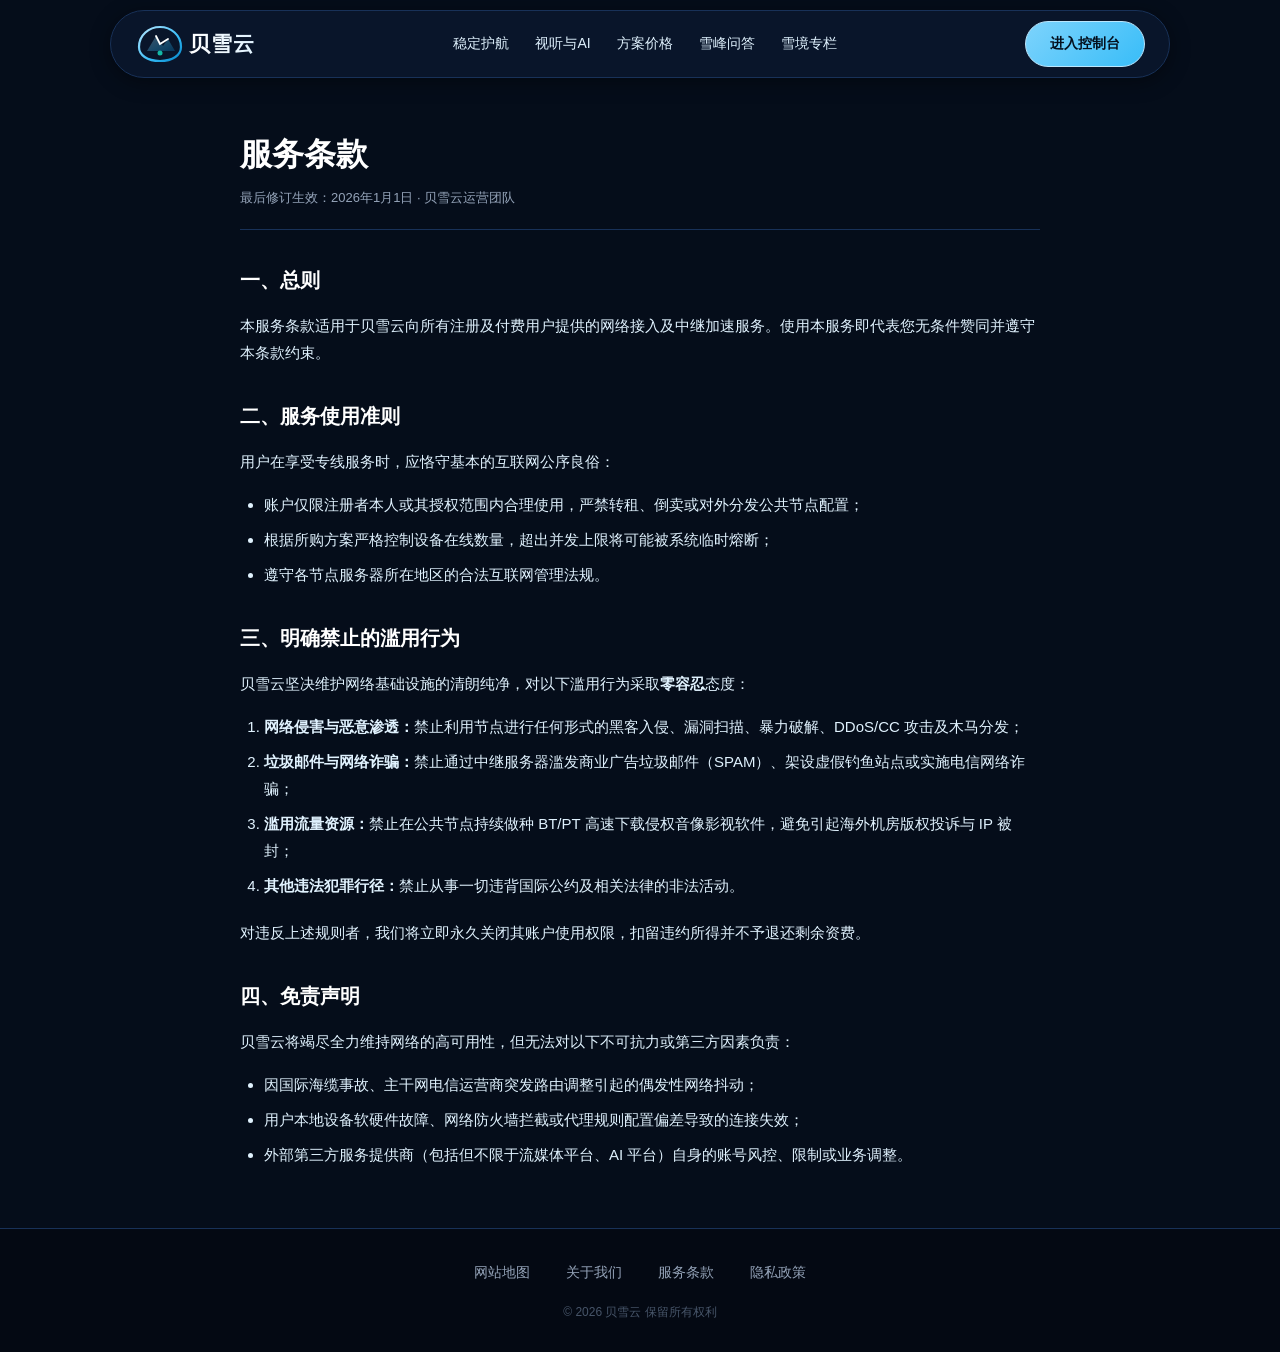
<file: terms.html>
<!DOCTYPE html>
<html lang="zh-CN">
<head>
  <meta charset="UTF-8">
  <meta name="viewport" content="width=device-width, initial-scale=1.0">
  <title>服务条款 - 贝雪云 | 规范准则与免责声明</title>
  <meta name="description" content="贝雪云服务使用条款与合规细则，包含禁止活动规定、服务边界及免责声明。">
  <link rel="stylesheet" href="style.css">
<link rel="canonical" href="https://beixueyun.buzz/terms.html">
</head>
<body>

  <div class="buzz-header-wrapper">
    <nav class="frost-capsule-nav">
      <a href="index.html" class="buzz-logo-link" aria-label="贝雪云首页">
        <svg width="130" height="42" viewBox="0 0 130 42" fill="none" xmlns="http://www.w3.org/2000/svg">
          <defs>
            <linearGradient id="pearlGradTerms" x1="0%" y1="0%" x2="100%" y2="100%">
              <stop offset="0%" stop-color="#bae6fd"/>
              <stop offset="60%" stop-color="#38bdf8"/>
              <stop offset="100%" stop-color="#0284c7"/>
            </linearGradient>
            <linearGradient id="snowPeakTextTerms" x1="0%" y1="0%" x2="100%" y2="0%">
              <stop offset="0%" stop-color="#ffffff"/>
              <stop offset="100%" stop-color="#e0f2fe"/>
            </linearGradient>
          </defs>
          <path d="M4 24C4 12 14 4 25 4C36 4 46 12 46 24C46 32 38 38 25 38C12 38 4 32 4 24Z" stroke="url(#pearlGradTerms)" stroke-width="2.2" fill="none"/>
          <path d="M12 28L21 13L28 23L33 16L40 28H12Z" fill="url(#pearlGradTerms)" opacity="0.3"/>
          <path d="M21 13L25 21L33 16" stroke="#ffffff" stroke-width="1.8" stroke-linecap="round"/>
          <circle cx="25" cy="30" r="2.5" fill="#14b8a6"/>
          <text x="54" y="28" font-family="-apple-system, BlinkMacSystemFont, 'Segoe UI', Roboto, sans-serif" font-size="21" font-weight="800" fill="url(#snowPeakTextTerms)" letter-spacing="1">贝雪云</text>
        </svg>
      </a>
      <ul class="frost-nav-menu">
        <li><a href="index.html#features">稳定护航</a></li>
        <li><a href="index.html#media-ai">视听与AI</a></li>
        <li><a href="index.html#pricing">方案价格</a></li>
        <li><a href="index.html#faq">雪峰问答</a></li>
        <li><a href="gazette.html">雪境专栏</a></li>
      </ul>
      <div class="buzz-nav-actions">
        <a href="https://ww012.twilightaff.com/#/?code=A56DH1Af" class="btn-polar-primary" rel="nofollow" target="_blank">进入控制台</a>
      </div>
    </nav>
  </div>

  <main class="frost-main">
    <div class="subpage-box">
      <div class="subpage-title-area">
        <h1 class="subpage-h1">服务条款</h1>
        <div class="subpage-subtitle">最后修订生效：2026年1月1日 &middot; 贝雪云运营团队</div>
      </div>

      <article class="subpage-body">
        <h2>一、总则</h2>
        <p>
          本服务条款适用于贝雪云向所有注册及付费用户提供的网络接入及中继加速服务。使用本服务即代表您无条件赞同并遵守本条款约束。
        </p>

        <h2>二、服务使用准则</h2>
        <p>
          用户在享受专线服务时，应恪守基本的互联网公序良俗：
        </p>
        <ul>
          <li>账户仅限注册者本人或其授权范围内合理使用，严禁转租、倒卖或对外分发公共节点配置；</li>
          <li>根据所购方案严格控制设备在线数量，超出并发上限将可能被系统临时熔断；</li>
          <li>遵守各节点服务器所在地区的合法互联网管理法规。</li>
        </ul>

        <h2>三、明确禁止的滥用行为</h2>
        <p>
          贝雪云坚决维护网络基础设施的清朗纯净，对以下滥用行为采取<strong>零容忍</strong>态度：
        </p>
        <ol>
          <li><strong>网络侵害与恶意渗透：</strong>禁止利用节点进行任何形式的黑客入侵、漏洞扫描、暴力破解、DDoS/CC 攻击及木马分发；</li>
          <li><strong>垃圾邮件与网络诈骗：</strong>禁止通过中继服务器滥发商业广告垃圾邮件（SPAM）、架设虚假钓鱼站点或实施电信网络诈骗；</li>
          <li><strong>滥用流量资源：</strong>禁止在公共节点持续做种 BT/PT 高速下载侵权音像影视软件，避免引起海外机房版权投诉与 IP 被封；</li>
          <li><strong>其他违法犯罪行径：</strong>禁止从事一切违背国际公约及相关法律的非法活动。</li>
        </ol>
        <p>
          对违反上述规则者，我们将立即永久关闭其账户使用权限，扣留违约所得并不予退还剩余资费。
        </p>

        <h2>四、免责声明</h2>
        <p>
          贝雪云将竭尽全力维持网络的高可用性，但无法对以下不可抗力或第三方因素负责：
        </p>
        <ul>
          <li>因国际海缆事故、主干网电信运营商突发路由调整引起的偶发性网络抖动；</li>
          <li>用户本地设备软硬件故障、网络防火墙拦截或代理规则配置偏差导致的连接失效；</li>
          <li>外部第三方服务提供商（包括但不限于流媒体平台、AI 平台）自身的账号风控、限制或业务调整。</li>
        </ul>
      </article>
    </div>
  </main>

  <footer class="frost-footer-pure">
    <div class="footer-centered-wrap">
      <ul class="footer-four-links">
        <li><a href="sitemap.html">网站地图</a></li>
        <li><a href="about.html">关于我们</a></li>
        <li><a href="terms.html">服务条款</a></li>
        <li><a href="privacy.html">隐私政策</a></li>
      </ul>
      <div class="footer-pure-copyright">
        &copy; 2026 贝雪云 保留所有权利
      </div>
    </div>
  </footer>

</body>
</html>
</file>
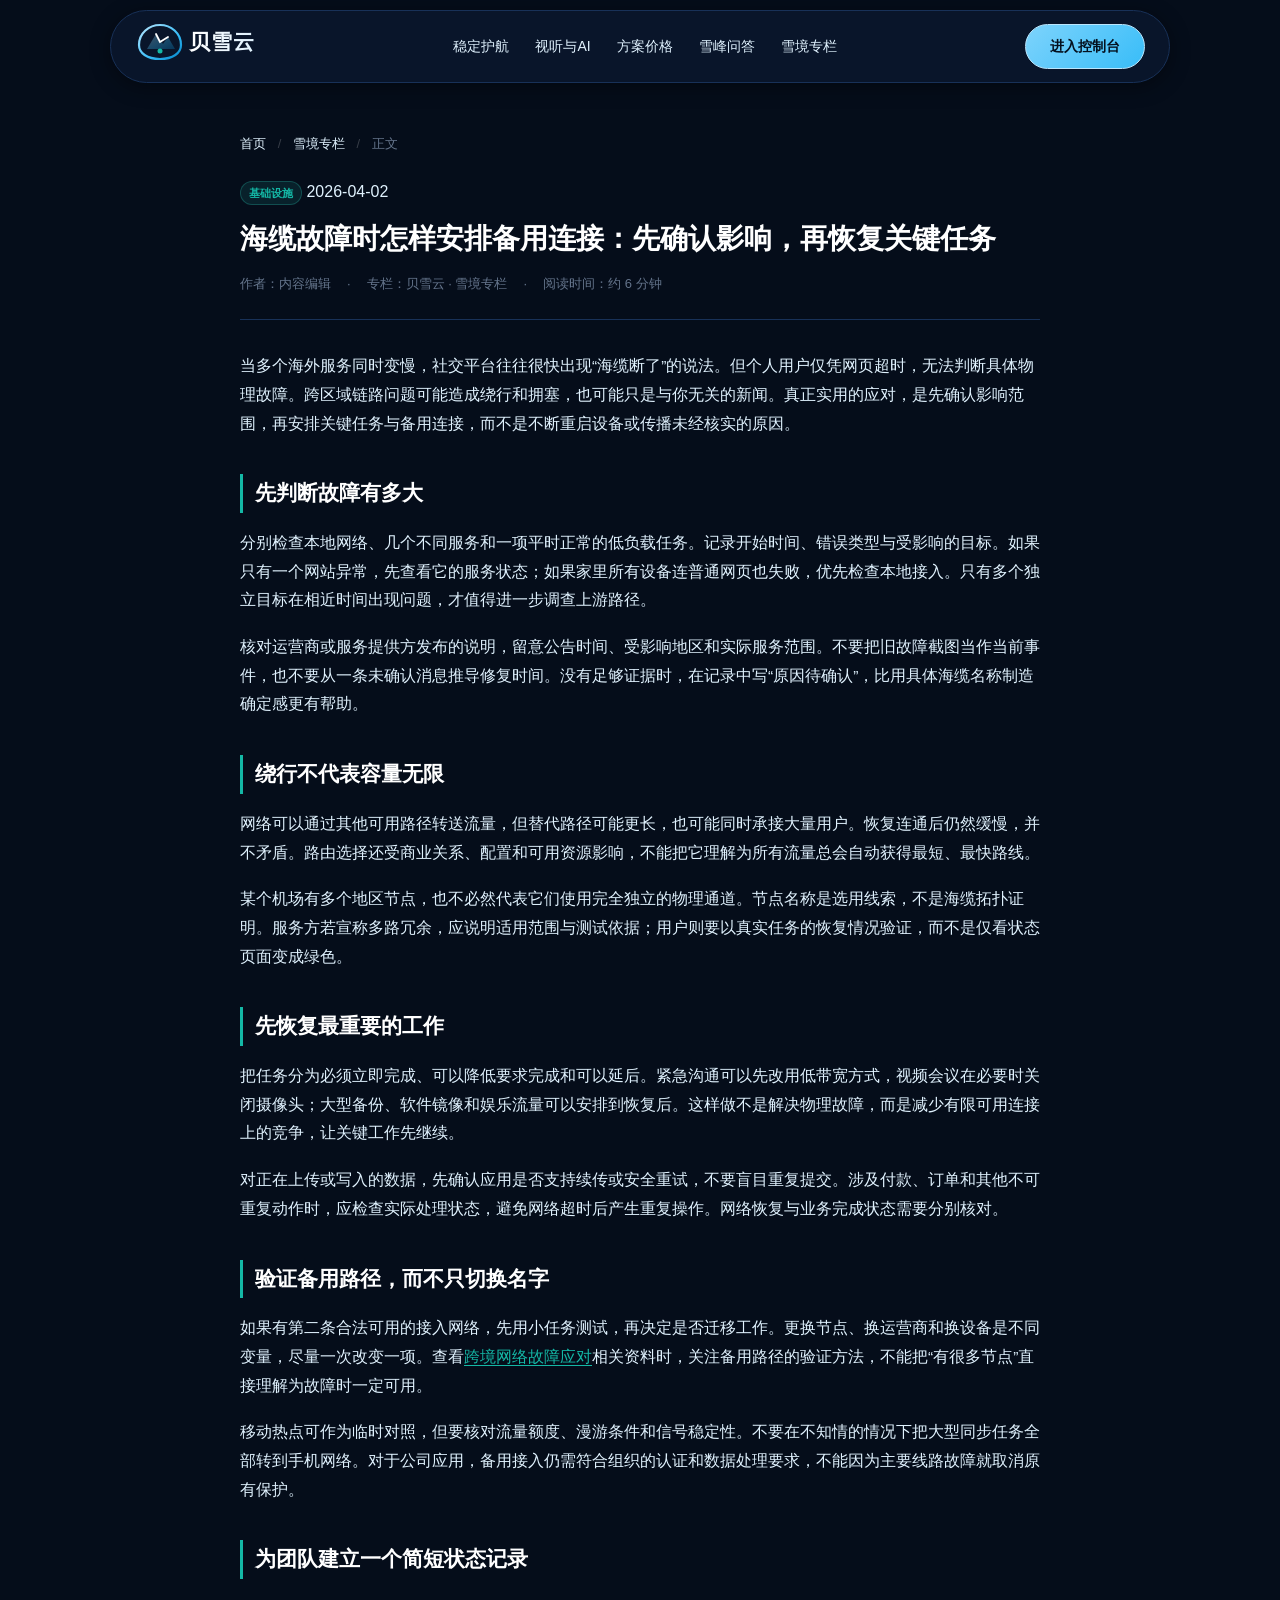
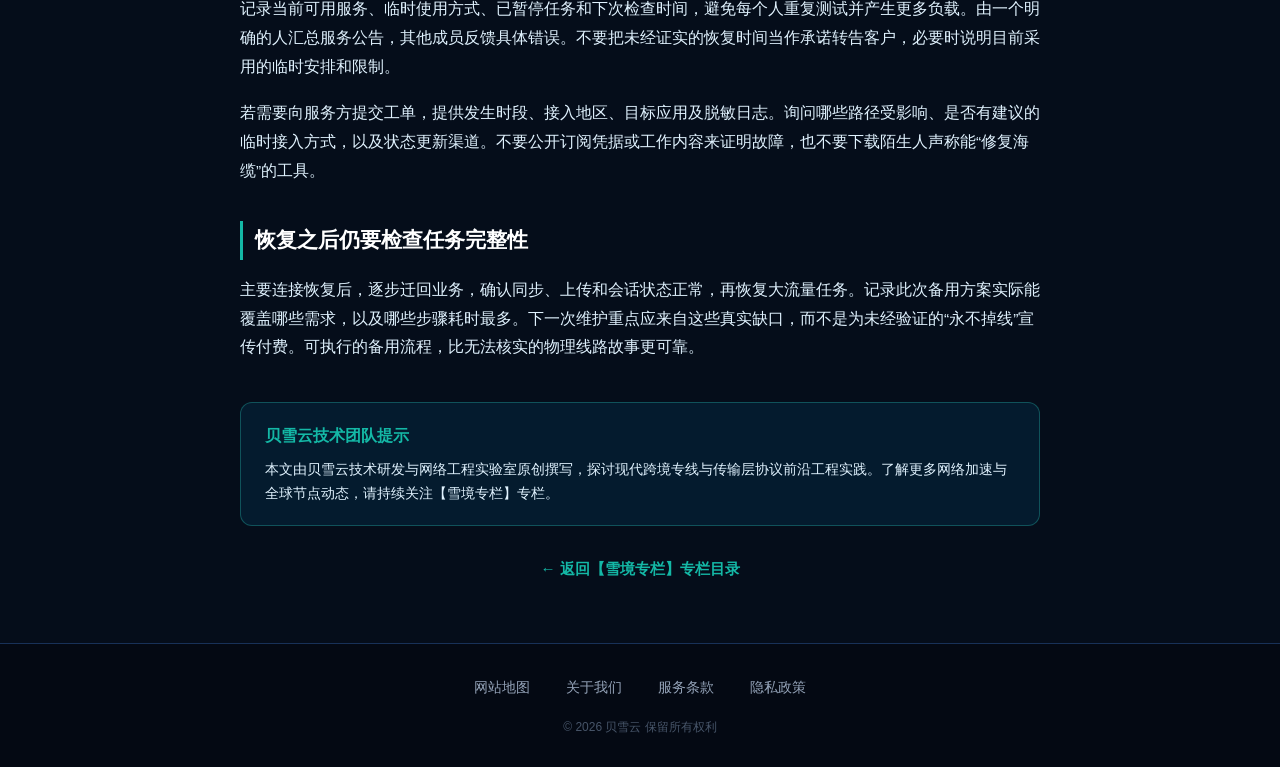
<file: undersea-cable-faults-traffic-restoration.html>
<!DOCTYPE html>
<html lang="zh-CN">
<head>
  <meta charset="UTF-8">
  <meta name="viewport" content="width=device-width, initial-scale=1.0">
  <title>海缆故障时怎样安排备用连接：先确认影响，再恢复关键任务｜贝雪云</title>
  <meta name="description" content="解释跨区域链路中断与绕行的限制，为个人和小团队准备状态核对、备用路径及任务优先级。">
  <link rel="stylesheet" href="style.css">
<link rel="canonical" href="https://beixueyun.buzz/undersea-cable-faults-traffic-restoration.html">
</head>
<body>

  <div class="buzz-header-wrapper">
    <nav class="frost-capsule-nav">
      <a href="index.html" class="logo-link" aria-label="贝雪云首页">
        <svg width="130" height="42" viewBox="0 0 130 42" fill="none" xmlns="http://www.w3.org/2000/svg">
          <defs>
            <linearGradient id="pearlGradHub" x1="0%" y1="0%" x2="100%" y2="100%">
              <stop offset="0%" stop-color="#bae6fd"/>
              <stop offset="60%" stop-color="#38bdf8"/>
              <stop offset="100%" stop-color="#0284c7"/>
            </linearGradient>
            <linearGradient id="snowPeakTextHub" x1="0%" y1="0%" x2="100%" y2="0%">
              <stop offset="0%" stop-color="#ffffff"/>
              <stop offset="100%" stop-color="#e0f2fe"/>
            </linearGradient>
          </defs>
          <path d="M4 24C4 12 14 4 25 4C36 4 46 12 46 24C46 32 38 38 25 38C12 38 4 32 4 24Z" stroke="url(#pearlGradHub)" stroke-width="2.2" fill="none"/>
          <path d="M12 28L21 13L28 23L33 16L40 28H12Z" fill="url(#pearlGradHub)" opacity="0.3"/>
          <path d="M21 13L25 21L33 16" stroke="#ffffff" stroke-width="1.8" stroke-linecap="round"/>
          <circle cx="25" cy="30" r="2.5" fill="#14b8a6"/>
          <text x="54" y="28" font-family="-apple-system, BlinkMacSystemFont, 'Segoe UI', Roboto, sans-serif" font-size="21" font-weight="800" fill="url(#snowPeakTextHub)" letter-spacing="1">贝雪云</text>
        </svg>
      </a>
      <ul class="frost-nav-menu">
        <li><a href="index.html#features">稳定护航</a></li>
        <li><a href="index.html#media-ai">视听与AI</a></li>
        <li><a href="index.html#pricing">方案价格</a></li>
        <li><a href="index.html#faq">雪峰问答</a></li>
        <li><a href="gazette.html" class="active">雪境专栏</a></li>
      </ul>
      <div class="buzz-nav-actions">
        <a href="https://ww012.twilightaff.com/#/?code=A56DH1Af" class="btn-polar-primary" rel="nofollow" target="_blank">进入控制台</a>
      </div>
      </nav>
  </div>

  <main class="frost-main">
    <div class="subpage-box">
      <nav class="breadcrumbs-nav" aria-label="面包屑导航">
        <a href="index.html">首页</a>
        <span class="breadcrumbs-sep">/</span>
        <a href="gazette.html">雪境专栏</a>
        <span class="breadcrumbs-sep">/</span>
        <span>正文</span>
      </nav>

      <header class="article-header">
        <div class="insight-meta-row">
          <span class="gazette-badge">基础设施</span>
          <span class="insight-date">2026-04-02</span>
        </div>
        <h1 class="article-headline">海缆故障时怎样安排备用连接：先确认影响，再恢复关键任务</h1>
        <div class="article-meta-bar">
          <span>作者：内容编辑</span>
          <span>&middot;</span>
          <span>专栏：贝雪云 &middot; 雪境专栏</span>
          <span>&middot;</span>
          <span>阅读时间：约 6 分钟</span>
        </div>
      </header>

      <article class="article-body">
<p>当多个海外服务同时变慢，社交平台往往很快出现“海缆断了”的说法。但个人用户仅凭网页超时，无法判断具体物理故障。跨区域链路问题可能造成绕行和拥塞，也可能只是与你无关的新闻。真正实用的应对，是先确认影响范围，再安排关键任务与备用连接，而不是不断重启设备或传播未经核实的原因。</p>
<h2>先判断故障有多大</h2>
<p>分别检查本地网络、几个不同服务和一项平时正常的低负载任务。记录开始时间、错误类型与受影响的目标。如果只有一个网站异常，先查看它的服务状态；如果家里所有设备连普通网页也失败，优先检查本地接入。只有多个独立目标在相近时间出现问题，才值得进一步调查上游路径。</p>
<p>核对运营商或服务提供方发布的说明，留意公告时间、受影响地区和实际服务范围。不要把旧故障截图当作当前事件，也不要从一条未确认消息推导修复时间。没有足够证据时，在记录中写“原因待确认”，比用具体海缆名称制造确定感更有帮助。</p>
<h2>绕行不代表容量无限</h2>
<p>网络可以通过其他可用路径转送流量，但替代路径可能更长，也可能同时承接大量用户。恢复连通后仍然缓慢，并不矛盾。路由选择还受商业关系、配置和可用资源影响，不能把它理解为所有流量总会自动获得最短、最快路线。</p>
<p>某个机场有多个地区节点，也不必然代表它们使用完全独立的物理通道。节点名称是选用线索，不是海缆拓扑证明。服务方若宣称多路冗余，应说明适用范围与测试依据；用户则要以真实任务的恢复情况验证，而不是仅看状态页面变成绿色。</p>
<h2>先恢复最重要的工作</h2>
<p>把任务分为必须立即完成、可以降低要求完成和可以延后。紧急沟通可以先改用低带宽方式，视频会议在必要时关闭摄像头；大型备份、软件镜像和娱乐流量可以安排到恢复后。这样做不是解决物理故障，而是减少有限可用连接上的竞争，让关键工作先继续。</p>
<p>对正在上传或写入的数据，先确认应用是否支持续传或安全重试，不要盲目重复提交。涉及付款、订单和其他不可重复动作时，应检查实际处理状态，避免网络超时后产生重复操作。网络恢复与业务完成状态需要分别核对。</p>
<h2>验证备用路径，而不只切换名字</h2>
<p>如果有第二条合法可用的接入网络，先用小任务测试，再决定是否迁移工作。更换节点、换运营商和换设备是不同变量，尽量一次改变一项。查看<a href="https://jichangtuijan.top/">跨境网络故障应对</a>相关资料时，关注备用路径的验证方法，不能把“有很多节点”直接理解为故障时一定可用。</p>
<p>移动热点可作为临时对照，但要核对流量额度、漫游条件和信号稳定性。不要在不知情的情况下把大型同步任务全部转到手机网络。对于公司应用，备用接入仍需符合组织的认证和数据处理要求，不能因为主要线路故障就取消原有保护。</p>
<h2>为团队建立一个简短状态记录</h2>
<p>记录当前可用服务、临时使用方式、已暂停任务和下次检查时间，避免每个人重复测试并产生更多负载。由一个明确的人汇总服务公告，其他成员反馈具体错误。不要把未经证实的恢复时间当作承诺转告客户，必要时说明目前采用的临时安排和限制。</p>
<p>若需要向服务方提交工单，提供发生时段、接入地区、目标应用及脱敏日志。询问哪些路径受影响、是否有建议的临时接入方式，以及状态更新渠道。不要公开订阅凭据或工作内容来证明故障，也不要下载陌生人声称能“修复海缆”的工具。</p>
<h2>恢复之后仍要检查任务完整性</h2>
<p>主要连接恢复后，逐步迁回业务，确认同步、上传和会话状态正常，再恢复大流量任务。记录此次备用方案实际能覆盖哪些需求，以及哪些步骤耗时最多。下一次维护重点应来自这些真实缺口，而不是为未经验证的“永不掉线”宣传付费。可执行的备用流程，比无法核实的物理线路故事更可靠。</p>
</article>

      <div class="article-callout" style="margin-top: 40px;">
        <h4>贝雪云技术团队提示</h4>
        <p>本文由贝雪云技术研发与网络工程实验室原创撰写，探讨现代跨境专线与传输层协议前沿工程实践。了解更多网络加速与全球节点动态，请持续关注【雪境专栏】专栏。</p>
      </div>

      <div style="margin-top: 30px; text-align: center;">
        <a href="gazette.html" class="gazette-read-more" style="font-size: 15px;">&larr; 返回【雪境专栏】专栏目录</a>
      </div>
    </div>
  </main>

  <footer class="frost-footer-pure">
    <div class="footer-centered-wrap">
      <ul class="footer-four-links">
        <li><a href="sitemap.html">网站地图</a></li>
        <li><a href="about.html">关于我们</a></li>
        <li><a href="terms.html">服务条款</a></li>
        <li><a href="privacy.html">隐私政策</a></li>
      </ul>
      <div class="footer-pure-copyright">
        &copy; 2026 贝雪云 保留所有权利
      </div>
    </div>
  </footer>

</body>
</html>
</file>
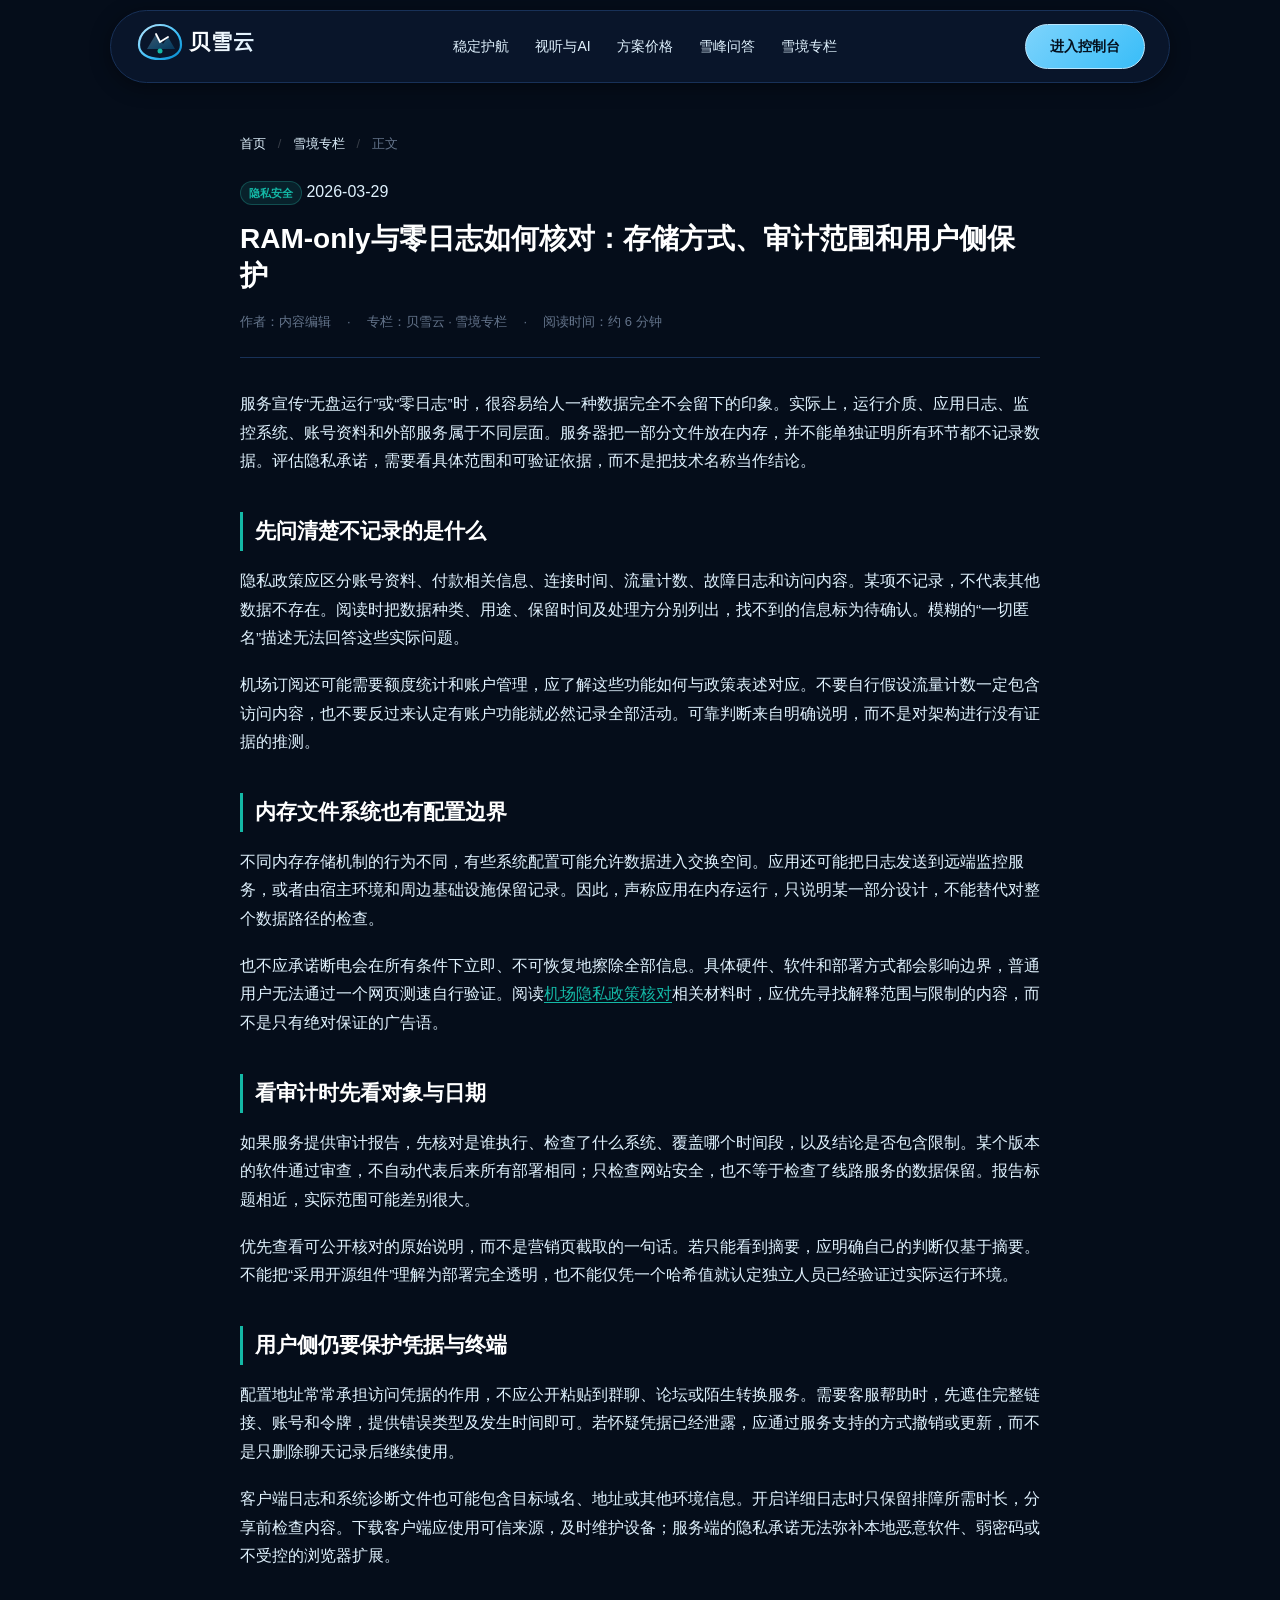
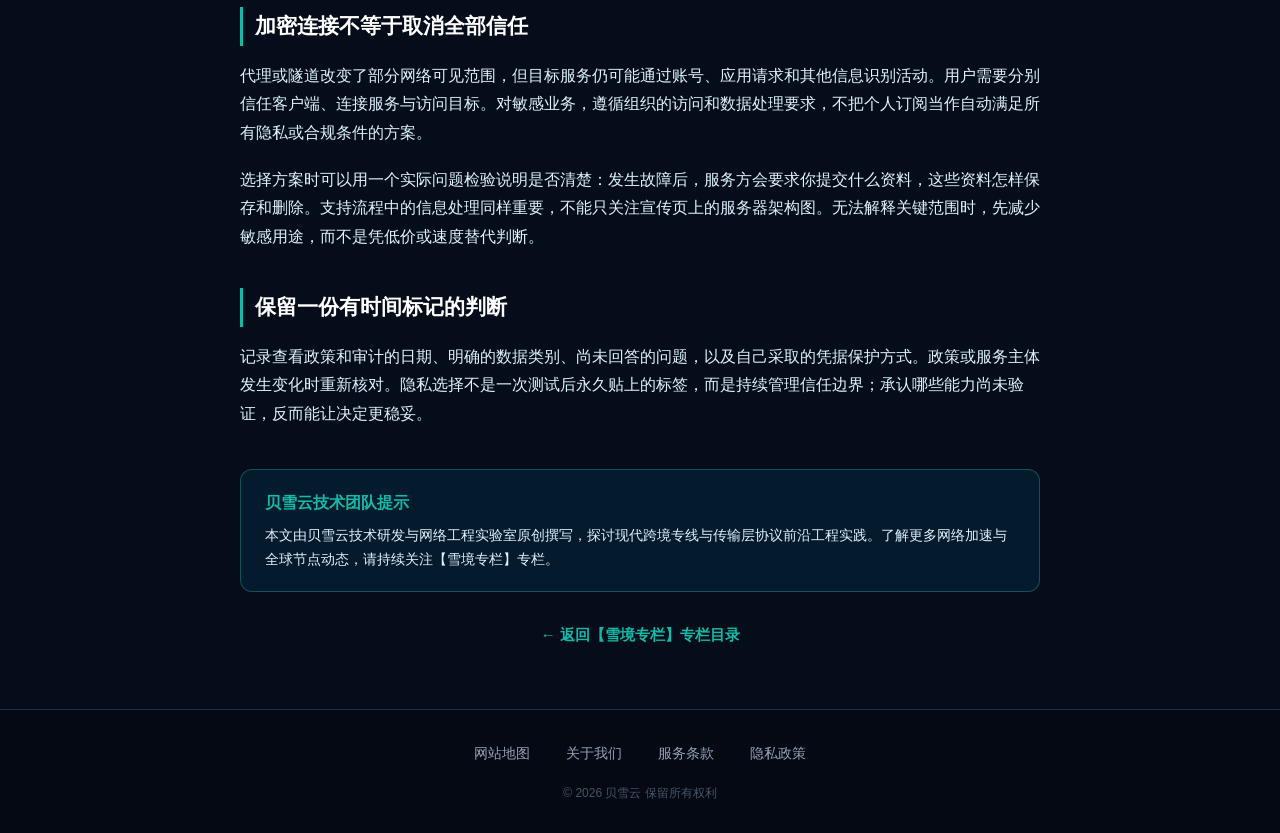
<file: zero-logs-ram-only-network-privacy-manifesto.html>
<!DOCTYPE html>
<html lang="zh-CN">
<head>
  <meta charset="UTF-8">
  <meta name="viewport" content="width=device-width, initial-scale=1.0">
  <title>RAM-only与零日志如何核对：存储方式、审计范围和用户侧保护｜贝雪云</title>
  <meta name="description" content="区分内存运行与日志政策，阅读审计和数据保留说明，并保护订阅凭据与本地诊断资料。">
  <link rel="stylesheet" href="style.css">
<link rel="canonical" href="https://beixueyun.buzz/zero-logs-ram-only-network-privacy-manifesto.html">
</head>
<body>

  <div class="buzz-header-wrapper">
    <nav class="frost-capsule-nav">
      <a href="index.html" class="logo-link" aria-label="贝雪云首页">
        <svg width="130" height="42" viewBox="0 0 130 42" fill="none" xmlns="http://www.w3.org/2000/svg">
          <defs>
            <linearGradient id="pearlGradHub" x1="0%" y1="0%" x2="100%" y2="100%">
              <stop offset="0%" stop-color="#bae6fd"/>
              <stop offset="60%" stop-color="#38bdf8"/>
              <stop offset="100%" stop-color="#0284c7"/>
            </linearGradient>
            <linearGradient id="snowPeakTextHub" x1="0%" y1="0%" x2="100%" y2="0%">
              <stop offset="0%" stop-color="#ffffff"/>
              <stop offset="100%" stop-color="#e0f2fe"/>
            </linearGradient>
          </defs>
          <path d="M4 24C4 12 14 4 25 4C36 4 46 12 46 24C46 32 38 38 25 38C12 38 4 32 4 24Z" stroke="url(#pearlGradHub)" stroke-width="2.2" fill="none"/>
          <path d="M12 28L21 13L28 23L33 16L40 28H12Z" fill="url(#pearlGradHub)" opacity="0.3"/>
          <path d="M21 13L25 21L33 16" stroke="#ffffff" stroke-width="1.8" stroke-linecap="round"/>
          <circle cx="25" cy="30" r="2.5" fill="#14b8a6"/>
          <text x="54" y="28" font-family="-apple-system, BlinkMacSystemFont, 'Segoe UI', Roboto, sans-serif" font-size="21" font-weight="800" fill="url(#snowPeakTextHub)" letter-spacing="1">贝雪云</text>
        </svg>
      </a>
      <ul class="frost-nav-menu">
        <li><a href="index.html#features">稳定护航</a></li>
        <li><a href="index.html#media-ai">视听与AI</a></li>
        <li><a href="index.html#pricing">方案价格</a></li>
        <li><a href="index.html#faq">雪峰问答</a></li>
        <li><a href="gazette.html" class="active">雪境专栏</a></li>
      </ul>
      <div class="buzz-nav-actions">
        <a href="https://ww012.twilightaff.com/#/?code=A56DH1Af" class="btn-polar-primary" rel="nofollow" target="_blank">进入控制台</a>
      </div>
      </nav>
  </div>

  <main class="frost-main">
    <div class="subpage-box">
      <nav class="breadcrumbs-nav" aria-label="面包屑导航">
        <a href="index.html">首页</a>
        <span class="breadcrumbs-sep">/</span>
        <a href="gazette.html">雪境专栏</a>
        <span class="breadcrumbs-sep">/</span>
        <span>正文</span>
      </nav>

      <header class="article-header">
        <div class="insight-meta-row">
          <span class="gazette-badge">隐私安全</span>
          <span class="insight-date">2026-03-29</span>
        </div>
        <h1 class="article-headline">RAM-only与零日志如何核对：存储方式、审计范围和用户侧保护</h1>
        <div class="article-meta-bar">
          <span>作者：内容编辑</span>
          <span>&middot;</span>
          <span>专栏：贝雪云 &middot; 雪境专栏</span>
          <span>&middot;</span>
          <span>阅读时间：约 6 分钟</span>
        </div>
      </header>

      <article class="article-body">
<p>服务宣传“无盘运行”或“零日志”时，很容易给人一种数据完全不会留下的印象。实际上，运行介质、应用日志、监控系统、账号资料和外部服务属于不同层面。服务器把一部分文件放在内存，并不能单独证明所有环节都不记录数据。评估隐私承诺，需要看具体范围和可验证依据，而不是把技术名称当作结论。</p>
<h2>先问清楚不记录的是什么</h2>
<p>隐私政策应区分账号资料、付款相关信息、连接时间、流量计数、故障日志和访问内容。某项不记录，不代表其他数据不存在。阅读时把数据种类、用途、保留时间及处理方分别列出，找不到的信息标为待确认。模糊的“一切匿名”描述无法回答这些实际问题。</p>
<p>机场订阅还可能需要额度统计和账户管理，应了解这些功能如何与政策表述对应。不要自行假设流量计数一定包含访问内容，也不要反过来认定有账户功能就必然记录全部活动。可靠判断来自明确说明，而不是对架构进行没有证据的推测。</p>
<h2>内存文件系统也有配置边界</h2>
<p>不同内存存储机制的行为不同，有些系统配置可能允许数据进入交换空间。应用还可能把日志发送到远端监控服务，或者由宿主环境和周边基础设施保留记录。因此，声称应用在内存运行，只说明某一部分设计，不能替代对整个数据路径的检查。</p>
<p>也不应承诺断电会在所有条件下立即、不可恢复地擦除全部信息。具体硬件、软件和部署方式都会影响边界，普通用户无法通过一个网页测速自行验证。阅读<a href="https://jichangtuijan.top/">机场隐私政策核对</a>相关材料时，应优先寻找解释范围与限制的内容，而不是只有绝对保证的广告语。</p>
<h2>看审计时先看对象与日期</h2>
<p>如果服务提供审计报告，先核对是谁执行、检查了什么系统、覆盖哪个时间段，以及结论是否包含限制。某个版本的软件通过审查，不自动代表后来所有部署相同；只检查网站安全，也不等于检查了线路服务的数据保留。报告标题相近，实际范围可能差别很大。</p>
<p>优先查看可公开核对的原始说明，而不是营销页截取的一句话。若只能看到摘要，应明确自己的判断仅基于摘要。不能把“采用开源组件”理解为部署完全透明，也不能仅凭一个哈希值就认定独立人员已经验证过实际运行环境。</p>
<h2>用户侧仍要保护凭据与终端</h2>
<p>配置地址常常承担访问凭据的作用，不应公开粘贴到群聊、论坛或陌生转换服务。需要客服帮助时，先遮住完整链接、账号和令牌，提供错误类型及发生时间即可。若怀疑凭据已经泄露，应通过服务支持的方式撤销或更新，而不是只删除聊天记录后继续使用。</p>
<p>客户端日志和系统诊断文件也可能包含目标域名、地址或其他环境信息。开启详细日志时只保留排障所需时长，分享前检查内容。下载客户端应使用可信来源，及时维护设备；服务端的隐私承诺无法弥补本地恶意软件、弱密码或不受控的浏览器扩展。</p>
<h2>加密连接不等于取消全部信任</h2>
<p>代理或隧道改变了部分网络可见范围，但目标服务仍可能通过账号、应用请求和其他信息识别活动。用户需要分别信任客户端、连接服务与访问目标。对敏感业务，遵循组织的访问和数据处理要求，不把个人订阅当作自动满足所有隐私或合规条件的方案。</p>
<p>选择方案时可以用一个实际问题检验说明是否清楚：发生故障后，服务方会要求你提交什么资料，这些资料怎样保存和删除。支持流程中的信息处理同样重要，不能只关注宣传页上的服务器架构图。无法解释关键范围时，先减少敏感用途，而不是凭低价或速度替代判断。</p>
<h2>保留一份有时间标记的判断</h2>
<p>记录查看政策和审计的日期、明确的数据类别、尚未回答的问题，以及自己采取的凭据保护方式。政策或服务主体发生变化时重新核对。隐私选择不是一次测试后永久贴上的标签，而是持续管理信任边界；承认哪些能力尚未验证，反而能让决定更稳妥。</p>
</article>

      <div class="article-callout" style="margin-top: 40px;">
        <h4>贝雪云技术团队提示</h4>
        <p>本文由贝雪云技术研发与网络工程实验室原创撰写，探讨现代跨境专线与传输层协议前沿工程实践。了解更多网络加速与全球节点动态，请持续关注【雪境专栏】专栏。</p>
      </div>

      <div style="margin-top: 30px; text-align: center;">
        <a href="gazette.html" class="gazette-read-more" style="font-size: 15px;">&larr; 返回【雪境专栏】专栏目录</a>
      </div>
    </div>
  </main>

  <footer class="frost-footer-pure">
    <div class="footer-centered-wrap">
      <ul class="footer-four-links">
        <li><a href="sitemap.html">网站地图</a></li>
        <li><a href="about.html">关于我们</a></li>
        <li><a href="terms.html">服务条款</a></li>
        <li><a href="privacy.html">隐私政策</a></li>
      </ul>
      <div class="footer-pure-copyright">
        &copy; 2026 贝雪云 保留所有权利
      </div>
    </div>
  </footer>

</body>
</html>
</file>
<file: style.css>
/* ============================================================
   贝雪云 - 纯原生极速样式表
   设计风格：北欧雪峰冰川与珍珠贝母优雅风 (Nordic Glacial Peak & Pearl Shell)
   规范标准：移动 4G 首屏 < 1000ms，零外部阻塞，全端响应式
   ============================================================ */

:root {
  --frost-deep: #050d1a;
  --frost-surface: #0a172c;
  --frost-card: #0e203c;
  --frost-card-hover: #132a4e;
  --frost-border: #183158;
  --frost-border-glow: #0284c7;
  --ice-blue: #38bdf8;
  --polar-blue: #0284c7;
  --pearl-mint: #14b8a6;
  --snow-white: #ffffff;
  --snow-silver: #e0f2fe;
  --text-dim: #94a3b8;
  --font-stack: -apple-system, BlinkMacSystemFont, "Segoe UI", Roboto, "PingFang SC", "Hiragino Sans GB", "Microsoft YaHei", sans-serif;
  --font-mono: ui-monospace, SFMono-Regular, Menlo, Monaco, Consolas, monospace;
}

*, *::before, *::after {
  box-sizing: border-box;
  margin: 0;
  padding: 0;
}

html {
  font-family: var(--font-stack);
  background-color: var(--frost-deep);
  color: var(--snow-silver);
  line-height: 1.68;
  -webkit-font-smoothing: antialiased;
  scroll-behavior: smooth;
}

body {
  overflow-x: hidden;
  min-height: 100vh;
  display: flex;
  flex-direction: column;
}

a {
  color: inherit;
  text-decoration: none;
}

/* 居中实体微弧胶囊导航 */
.buzz-header-wrapper {
  position: sticky;
  top: 0;
  z-index: 100;
  padding: 10px 20px 0;
  margin-bottom: 20px;
}
.frost-capsule-nav {
  max-width: 1060px;
  margin: 0 auto;
  background: #09152a;
  border: 1px solid var(--frost-border);
  border-radius: 999px;
  padding: 10px 24px;
  display: flex;
  justify-content: space-between;
  align-items: center;
  box-shadow: 0 4px 20px rgba(0, 0, 0, 0.4);
}
.buzz-logo-link {
  display: flex;
  align-items: center;
  gap: 12px;
}
.frost-nav-menu {
  display: flex;
  align-items: center;
  gap: 26px;
  list-style: none;
}
.frost-nav-menu li a {
  font-size: 14px;
  font-weight: 500;
  color: var(--snow-silver);
  transition: color 0.15s ease;
}
.frost-nav-menu li a:hover {
  color: var(--ice-blue);
}
.buzz-nav-actions {
  display: flex;
  align-items: center;
  gap: 12px;
}

/* 按钮规范 */
.btn-polar-primary {
  display: inline-flex;
  align-items: center;
  justify-content: center;
  padding: 10px 24px;
  font-size: 14px;
  font-weight: 600;
  color: #04101e;
  background: linear-gradient(135deg, #7dd3fc, #38bdf8);
  border: 1px solid #bae6fd;
  border-radius: 999px;
  transition: transform 0.15s ease, filter 0.15s ease;
  cursor: pointer;
  white-space: nowrap;
}
.btn-polar-primary:hover {
  filter: brightness(1.08);
  transform: translateY(-1px);
}
.btn-polar-pbn {
  display: inline-flex;
  align-items: center;
  justify-content: center;
  padding: 10px 22px;
  font-size: 14px;
  font-weight: 600;
  color: var(--pearl-mint);
  background: rgba(20, 184, 166, 0.08);
  border: 1px solid rgba(20, 184, 166, 0.35);
  border-radius: 999px;
  transition: transform 0.15s ease, background 0.15s ease;
  white-space: nowrap;
}
.btn-polar-pbn:hover {
  background: rgba(20, 184, 166, 0.18);
  transform: translateY(-1px);
}
.btn-polar-outline {
  display: inline-flex;
  align-items: center;
  justify-content: center;
  padding: 10px 20px;
  font-size: 14px;
  font-weight: 500;
  color: var(--snow-silver);
  background: var(--frost-card);
  border: 1px solid var(--frost-border);
  border-radius: 999px;
  transition: background 0.15s ease;
}
.btn-polar-outline:hover {
  background: var(--frost-card-hover);
}

/* 主内容布局 */
.frost-main {
  flex: 1;
  max-width: 1100px;
  margin: 0 auto;
  padding: 0 20px;
  width: 100%;
}

/* 居中宏大雪峰 Hero */
.monumental-snow-hero {
  padding: 50px 0 60px;
  text-align: center;
  position: relative;
}
.hero-summit-badge {
  display: inline-flex;
  align-items: center;
  gap: 8px;
  font-size: 12px;
  font-weight: 600;
  color: var(--ice-blue);
  background: rgba(56, 189, 248, 0.08);
  border: 1px solid rgba(56, 189, 248, 0.25);
  padding: 5px 16px;
  border-radius: 999px;
  margin-bottom: 24px;
}
.hero-summit-title {
  font-size: 44px;
  font-weight: 800;
  line-height: 1.25;
  color: var(--snow-white);
  max-width: 820px;
  margin: 0 auto 20px;
  letter-spacing: -0.5px;
}
.hero-summit-title span {
  color: var(--ice-blue);
}
.hero-summit-desc {
  font-size: 16.5px;
  color: var(--text-dim);
  max-width: 680px;
  margin: 0 auto 32px;
  line-height: 1.75;
}
.hero-actions-center {
  display: flex;
  justify-content: center;
  gap: 16px;
  flex-wrap: wrap;
  margin-bottom: 34px;
}

/* 居中珠贝与高山雪峰纯艺术动效画幅 */
.frost-motion-monitor {
  max-width: 860px;
  margin: 0 auto 34px;
  background: linear-gradient(180deg, #09172f, #050d1a);
  border: 1px solid rgba(56, 189, 248, 0.28);
  border-radius: 20px;
  padding: 16px;
  box-shadow: 0 16px 40px rgba(0, 0, 0, 0.5);
  display: flex;
  justify-content: center;
  align-items: center;
  overflow: hidden;
}
.frost-art-canvas-wrap {
  width: 100%;
  display: flex;
  justify-content: center;
  align-items: center;
}
.polar-svg-canvas {
  width: 100%;
  height: auto;
  max-height: 300px;
  display: block;
}

/* 动效关键帧：珠贝呼吸与漫天飞雪 */
@keyframes pearlWingsFloat {
  0%, 100% { transform: translateY(0) scale(1); filter: drop-shadow(0 0 8px rgba(2, 132, 199, 0.4)); }
  50% { transform: translateY(-5px) scale(1.02); filter: drop-shadow(0 0 16px rgba(56, 189, 248, 0.7)); }
}
@keyframes snowDriftFalling {
  0% { transform: translateY(-20px) translateX(0) rotate(0deg); opacity: 0; }
  25% { opacity: 0.9; }
  75% { opacity: 0.85; }
  100% { transform: translateY(80px) translateX(16px) rotate(180deg); opacity: 0; }
}
@keyframes pearlCoreGlowPure {
  0%, 100% { opacity: 0.8; filter: drop-shadow(0 0 6px #14b8a6); }
  50% { opacity: 1; filter: drop-shadow(0 0 16px #38bdf8); }
}
@keyframes summitAuraGlow {
  0%, 100% { opacity: 0.4; }
  50% { opacity: 0.8; }
}

.anim-pearl-wings {
  transform-origin: 360px 180px;
  animation: pearlWingsFloat 4.5s ease-in-out infinite;
}
.anim-snow-cascade-1 {
  animation: snowDriftFalling 4s linear infinite;
}
.anim-snow-cascade-2 {
  animation: snowDriftFalling 5s linear 1.5s infinite;
}
.anim-snow-cascade-3 {
  animation: snowDriftFalling 4.5s linear 2.8s infinite;
}
.anim-pearl-core {
  animation: pearlCoreGlowPure 3.2s ease-in-out infinite;
}
.anim-summit-aura {
  animation: summitAuraGlow 3s ease-in-out infinite;
}

.hero-summit-stats {
  display: flex;
  justify-content: center;
  gap: 40px;
  flex-wrap: wrap;
  padding-top: 24px;
  border-top: 1px solid var(--frost-border);
}
.summit-stat-item {
  text-align: center;
}
.summit-stat-num {
  font-size: 26px;
  font-weight: 800;
  color: var(--snow-white);
  font-family: var(--font-mono);
}
.summit-stat-label {
  font-size: 12px;
  color: var(--text-dim);
  margin-top: 4px;
}

/* 通用章节 */
.buzz-section {
  padding: 60px 0;
  border-top: 1px solid var(--frost-border);
}
.buzz-section-title-wrap {
  text-align: center;
  margin-bottom: 44px;
}
.buzz-kicker {
  font-size: 12px;
  font-weight: 700;
  color: var(--pearl-mint);
  text-transform: uppercase;
  letter-spacing: 1.5px;
  margin-bottom: 8px;
}
.buzz-headline {
  font-size: 30px;
  font-weight: 800;
  color: var(--snow-white);
}
.buzz-subtext {
  font-size: 15px;
  color: var(--text-dim);
  margin-top: 10px;
  max-width: 620px;
  margin-left: auto;
  margin-right: auto;
}

/* 核心优势：4 张等宽对称高山雪晶卡片 */
.frost-quad-showcase {
  display: grid;
  grid-template-columns: repeat(4, 1fr);
  gap: 20px;
}
.crystal-tile {
  background: var(--frost-surface);
  border: 1px solid var(--frost-border);
  border-radius: 16px;
  padding: 26px 20px;
  text-align: center;
  transition: transform 0.2s ease, border-color 0.2s ease;
}
.crystal-tile:hover {
  transform: translateY(-4px);
  border-color: var(--polar-blue);
}
.crystal-icon-wrap {
  width: 52px;
  height: 52px;
  margin: 0 auto 18px;
  display: flex;
  align-items: center;
  justify-content: center;
  background: rgba(2, 132, 199, 0.12);
  border: 1px solid rgba(56, 189, 248, 0.25);
  border-radius: 50%;
}
.crystal-tile h3 {
  font-size: 16px;
  font-weight: 700;
  color: var(--snow-white);
  margin-bottom: 10px;
}
.crystal-tile p {
  font-size: 13.5px;
  color: var(--text-dim);
  line-height: 1.6;
}

/* 流媒体与 AI 支持：3 组交错图文卡片 */
.media-ai-scenarios {
  display: grid;
  grid-template-columns: repeat(3, 1fr);
  gap: 24px;
}
.scenario-pod {
  background: var(--frost-surface);
  border: 1px solid var(--frost-border);
  border-radius: 16px;
  padding: 28px 24px;
  display: flex;
  flex-direction: column;
}
.scenario-top-icon {
  width: 44px;
  height: 44px;
  display: flex;
  align-items: center;
  justify-content: center;
  background: rgba(20, 184, 166, 0.1);
  border: 1px solid rgba(20, 184, 166, 0.3);
  border-radius: 10px;
  margin-bottom: 18px;
}
.scenario-pod h3 {
  font-size: 18px;
  font-weight: 700;
  color: var(--snow-white);
  margin-bottom: 10px;
}
.scenario-pod p {
  font-size: 14px;
  color: var(--text-dim);
  line-height: 1.6;
  margin-bottom: 18px;
  flex: 1;
}
.scenario-badges {
  display: flex;
  flex-wrap: wrap;
  gap: 8px;
}
.scenario-chip {
  font-size: 11px;
  background: var(--frost-card);
  color: var(--ice-blue);
  padding: 3px 10px;
  border-radius: 999px;
  border: 1px solid var(--frost-border);
}

/* 定价表：3 档 */
.polar-pricing-trio {
  display: grid;
  grid-template-columns: repeat(3, 1fr);
  gap: 24px;
  align-items: stretch;
}
.polar-plan-card {
  background: var(--frost-surface);
  border: 1px solid var(--frost-border);
  border-radius: 18px;
  padding: 32px 24px;
  display: flex;
  flex-direction: column;
  position: relative;
}
.polar-plan-card.premium {
  border-color: var(--ice-blue);
  background: #0d1e38;
}
.polar-badge-star {
  position: absolute;
  top: -12px;
  left: 50%;
  transform: translateX(-50%);
  background: var(--polar-blue);
  color: #ffffff;
  font-size: 11px;
  font-weight: 700;
  padding: 3px 14px;
  border-radius: 999px;
  letter-spacing: 0.5px;
}
.plan-tier-title {
  font-size: 19px;
  font-weight: 700;
  color: var(--snow-white);
  text-align: center;
  margin-bottom: 6px;
}
.plan-tier-intro {
  font-size: 13px;
  color: var(--text-dim);
  text-align: center;
  margin-bottom: 22px;
}
.plan-money-row {
  display: flex;
  justify-content: center;
  align-items: baseline;
  gap: 4px;
  margin-bottom: 24px;
  padding-bottom: 20px;
  border-bottom: 1px solid var(--frost-border);
}
.plan-symbol {
  font-size: 20px;
  color: var(--ice-blue);
  font-weight: 600;
}
.plan-num {
  font-size: 42px;
  font-weight: 800;
  color: var(--snow-white);
  font-family: var(--font-mono);
}
.plan-freq {
  font-size: 13px;
  color: var(--text-dim);
}
.plan-feature-list {
  list-style: none;
  margin-bottom: 28px;
  flex: 1;
}
.plan-feature-list li {
  font-size: 13.5px;
  color: var(--snow-silver);
  margin-bottom: 12px;
  display: flex;
  align-items: center;
  gap: 10px;
}
.ice-dot {
  width: 6px;
  height: 6px;
  border-radius: 50%;
  background: var(--ice-blue);
  flex-shrink: 0;
}
.plan-button-block {
  width: 100%;
}

/* FAQ 常见问答：3 组 */
.glacial-faq-deck {
  max-width: 800px;
  margin: 0 auto;
  display: flex;
  flex-direction: column;
  gap: 16px;
}
.glacial-faq-item {
  background: var(--frost-surface);
  border: 1px solid var(--frost-border);
  border-radius: 12px;
  overflow: hidden;
}
.glacial-faq-q {
  padding: 18px 24px;
  font-size: 15.5px;
  font-weight: 600;
  color: var(--snow-white);
  cursor: pointer;
  display: flex;
  justify-content: space-between;
  align-items: center;
  user-select: none;
}
.glacial-faq-q::-webkit-details-marker {
  display: none;
}
.glacial-faq-a {
  padding: 0 24px 22px;
  font-size: 14px;
  color: var(--text-dim);
  line-height: 1.7;
}

/* 用户实测体验：3 组 */
.summit-user-echoes {
  display: grid;
  grid-template-columns: repeat(3, 1fr);
  gap: 24px;
}
.echo-bubble {
  background: var(--frost-surface);
  border: 1px solid var(--frost-border);
  border-radius: 16px;
  padding: 26px 22px;
  display: flex;
  flex-direction: column;
  justify-content: space-between;
}
.echo-content {
  font-size: 14px;
  color: var(--snow-silver);
  line-height: 1.65;
  margin-bottom: 20px;
}
.echo-persona {
  display: flex;
  align-items: center;
  gap: 12px;
  padding-top: 14px;
  border-top: 1px solid rgba(24, 49, 88, 0.6);
}
.echo-avatar {
  width: 36px;
  height: 36px;
  border-radius: 50%;
  background: var(--polar-blue);
  color: #ffffff;
  display: flex;
  align-items: center;
  justify-content: center;
  font-weight: 700;
  font-size: 13px;
}
.echo-name {
  font-size: 13.5px;
  font-weight: 600;
  color: var(--snow-white);
}
.echo-role {
  font-size: 11.5px;
  color: var(--text-dim);
}

/* 底部 CTA 极地行动区 */
.glacier-haven-cta {
  background: #09172f;
  border: 1px solid var(--frost-border-glow);
  border-radius: 20px;
  padding: 48px 30px;
  text-align: center;
  margin: 30px 0 60px;
}
.glacier-cta-title {
  font-size: 30px;
  font-weight: 800;
  color: var(--snow-white);
  margin-bottom: 12px;
}
.glacier-cta-sub {
  font-size: 15px;
  color: var(--text-dim);
  max-width: 580px;
  margin: 0 auto 28px;
}
.glacier-cta-btns {
  display: flex;
  justify-content: center;
  gap: 16px;
  flex-wrap: wrap;
}

/* 页脚：严格仅 4 个独立链接 */
.frost-footer-pure {
  background: #040913;
  border-top: 1px solid var(--frost-border);
  padding: 30px 20px;
  margin-top: auto;
}
.footer-centered-wrap {
  max-width: 1060px;
  margin: 0 auto;
  display: flex;
  flex-direction: column;
  align-items: center;
  gap: 16px;
}
.footer-four-links {
  display: flex;
  gap: 36px;
  list-style: none;
}
.footer-four-links li a {
  font-size: 14px;
  color: var(--text-dim);
  transition: color 0.15s ease;
}
.footer-four-links li a:hover {
  color: var(--ice-blue);
}
.footer-pure-copyright {
  font-size: 12px;
  color: #475569;
}

/* 独立二级页面通用样式 */
.subpage-box {
  max-width: 840px;
  margin: 30px auto 60px;
  padding: 0 20px;
}
.subpage-title-area {
  padding-bottom: 20px;
  border-bottom: 1px solid var(--frost-border);
  margin-bottom: 30px;
}
.subpage-h1 {
  font-size: 32px;
  font-weight: 800;
  color: var(--snow-white);
  margin-bottom: 6px;
}
.subpage-subtitle {
  font-size: 13px;
  color: var(--text-dim);
}
.subpage-body {
  font-size: 15px;
  line-height: 1.8;
  color: var(--snow-silver);
}
.subpage-body h2 {
  font-size: 20px;
  font-weight: 700;
  color: var(--snow-white);
  margin: 32px 0 14px;
}
.subpage-body h3 {
  font-size: 16.5px;
  font-weight: 600;
  color: var(--ice-blue);
  margin: 20px 0 10px;
}
.subpage-body p {
  margin-bottom: 16px;
}
.subpage-body ul, .subpage-body ol {
  margin: 0 0 20px 24px;
}
.subpage-body li {
  margin-bottom: 8px;
}

/* 移动端媒体查询适配 */
@media (max-width: 900px) {
  .frost-quad-showcase,
  .media-ai-scenarios,
  .polar-pricing-trio,
  .summit-user-echoes {
    grid-template-columns: 1fr;
  }
}

@media (max-width: 768px) {
  .frost-capsule-nav {
    flex-wrap: wrap;
    gap: 10px;
    border-radius: 16px;
    padding: 10px 16px;
  }
  .frost-nav-menu {
    order: 3;
    width: 100%;
    justify-content: space-around;
    gap: 8px;
    padding-top: 8px;
    border-top: 1px solid rgba(255, 255, 255, 0.08);
  }
  .frost-nav-menu li a {
    font-size: 13px;
  }
}

@media (max-width: 600px) {
  .frost-capsule-nav {
    border-radius: 12px;
    padding: 12px 16px;
  }
  .hero-summit-title {
    font-size: 28px;
  }
  .hero-actions-center {
    flex-direction: column;
  }
  .hero-actions-center a {
    width: 100%;
    min-height: 48px;
  }
  .hero-summit-stats {
    gap: 20px;
  }
  .footer-four-links {
    flex-direction: column;
    align-items: center;
    gap: 14px;
  }
}

/* 全局可点击正文/内文链接规范与 :visited 锁定 */
a.editorial-link,
.article-body a,
.subpage-body a.text-link {
  color: var(--pearl-mint);
  text-decoration: underline;
  text-underline-offset: 3px;
  font-weight: 500;
  transition: color 0.15s ease, opacity 0.15s ease;
}
a.editorial-link:visited,
.article-body a:visited,
.subpage-body a.text-link:visited {
  color: var(--pearl-mint);
}
a.editorial-link:hover,
.article-body a:hover,
.subpage-body a.text-link:hover {
  color: #5eead4;
  opacity: 0.9;
}

/* 雪境专栏聚合与深度文章专用版式 */
.breadcrumbs-nav {
  margin-bottom: 24px;
  font-size: 13px;
  color: #64748b;
}
.breadcrumbs-nav a {
  color: var(--snow-silver);
  transition: color 0.15s;
}
.breadcrumbs-nav a:hover {
  color: var(--pearl-mint);
}
.breadcrumbs-sep {
  margin: 0 8px;
  color: rgba(255, 255, 255, 0.2);
}
.gazette-grid {
  display: grid;
  grid-template-columns: repeat(3, 1fr);
  gap: 24px;
  margin-top: 36px;
}
.gazette-card {
  background: var(--frost-surface);
  border: 1px solid var(--frost-border);
  border-radius: 14px;
  padding: 24px;
  display: flex;
  flex-direction: column;
  justify-content: space-between;
  transition: transform 0.2s ease, border-color 0.2s ease, box-shadow 0.2s ease;
}
.gazette-card:hover {
  transform: translateY(-4px);
  border-color: rgba(45, 212, 191, 0.45);
  box-shadow: 0 12px 28px rgba(0, 0, 0, 0.4);
}
.gazette-card-top {
  margin-bottom: 16px;
}
.gazette-meta-row {
  display: flex;
  align-items: center;
  gap: 10px;
  font-size: 12px;
  color: #64748b;
  margin-bottom: 12px;
}
.gazette-badge {
  display: inline-block;
  font-size: 11px;
  font-weight: 600;
  color: var(--pearl-mint);
  background: rgba(45, 212, 191, 0.1);
  padding: 2px 8px;
  border-radius: 999px;
  border: 1px solid rgba(45, 212, 191, 0.25);
}
.gazette-title {
  font-size: 18px;
  font-weight: 700;
  color: var(--snow-white);
  line-height: 1.45;
  margin-bottom: 12px;
}
.gazette-title a {
  color: var(--snow-white);
  transition: color 0.15s;
}
.gazette-title a:hover {
  color: var(--pearl-mint);
}
.gazette-desc {
  font-size: 13.5px;
  color: var(--snow-silver);
  line-height: 1.6;
  margin-bottom: 20px;
}
.gazette-footer {
  display: flex;
  justify-content: space-between;
  align-items: center;
  font-size: 12.5px;
  padding-top: 14px;
  border-top: 1px solid rgba(255, 255, 255, 0.05);
}
.gazette-read-more {
  color: var(--pearl-mint);
  font-weight: 600;
  display: inline-flex;
  align-items: center;
  gap: 4px;
}
.gazette-read-more:hover {
  text-decoration: underline;
}
.article-header {
  margin-bottom: 32px;
  padding-bottom: 24px;
  border-bottom: 1px solid var(--frost-border);
}
.article-headline {
  font-size: 28px;
  font-weight: 800;
  color: var(--snow-white);
  line-height: 1.35;
  margin: 14px 0 16px;
}
.article-meta-bar {
  display: flex;
  flex-wrap: wrap;
  align-items: center;
  gap: 16px;
  font-size: 13px;
  color: #64748b;
}
.article-body {
  font-size: 15.5px;
  line-height: 1.85;
  color: var(--snow-silver);
}
.article-body h2 {
  font-size: 21px;
  font-weight: 700;
  color: var(--snow-white);
  margin: 36px 0 16px;
  padding-left: 12px;
  border-left: 3px solid var(--pearl-mint);
}
.article-body h3 {
  font-size: 17px;
  font-weight: 600;
  color: var(--pearl-mint);
  margin: 24px 0 12px;
}
.article-body p {
  margin-bottom: 18px;
}
.article-body ul, .article-body ol {
  margin: 0 0 20px 24px;
}
.article-body li {
  margin-bottom: 8px;
}
.article-body blockquote {
  margin: 24px 0;
  padding: 16px 20px;
  background: rgba(45, 212, 191, 0.06);
  border-left: 4px solid var(--pearl-mint);
  border-radius: 0 8px 8px 0;
  font-size: 14.5px;
  color: var(--snow-white);
}
.article-callout {
  margin: 30px 0;
  padding: 20px 24px;
  background: rgba(2, 132, 199, 0.12);
  border: 1px solid rgba(45, 212, 191, 0.3);
  border-radius: 12px;
}
.article-callout h4 {
  font-size: 16px;
  font-weight: 700;
  color: var(--pearl-mint);
  margin-bottom: 8px;
}
.article-callout p {
  margin-bottom: 0;
  font-size: 14px;
}
@media (max-width: 900px) {
  .gazette-grid {
    grid-template-columns: repeat(2, 1fr);
  }
}
@media (max-width: 600px) {
  .gazette-grid {
    grid-template-columns: 1fr;
  }
  .article-headline {
    font-size: 22px;
  }
}
</file>
